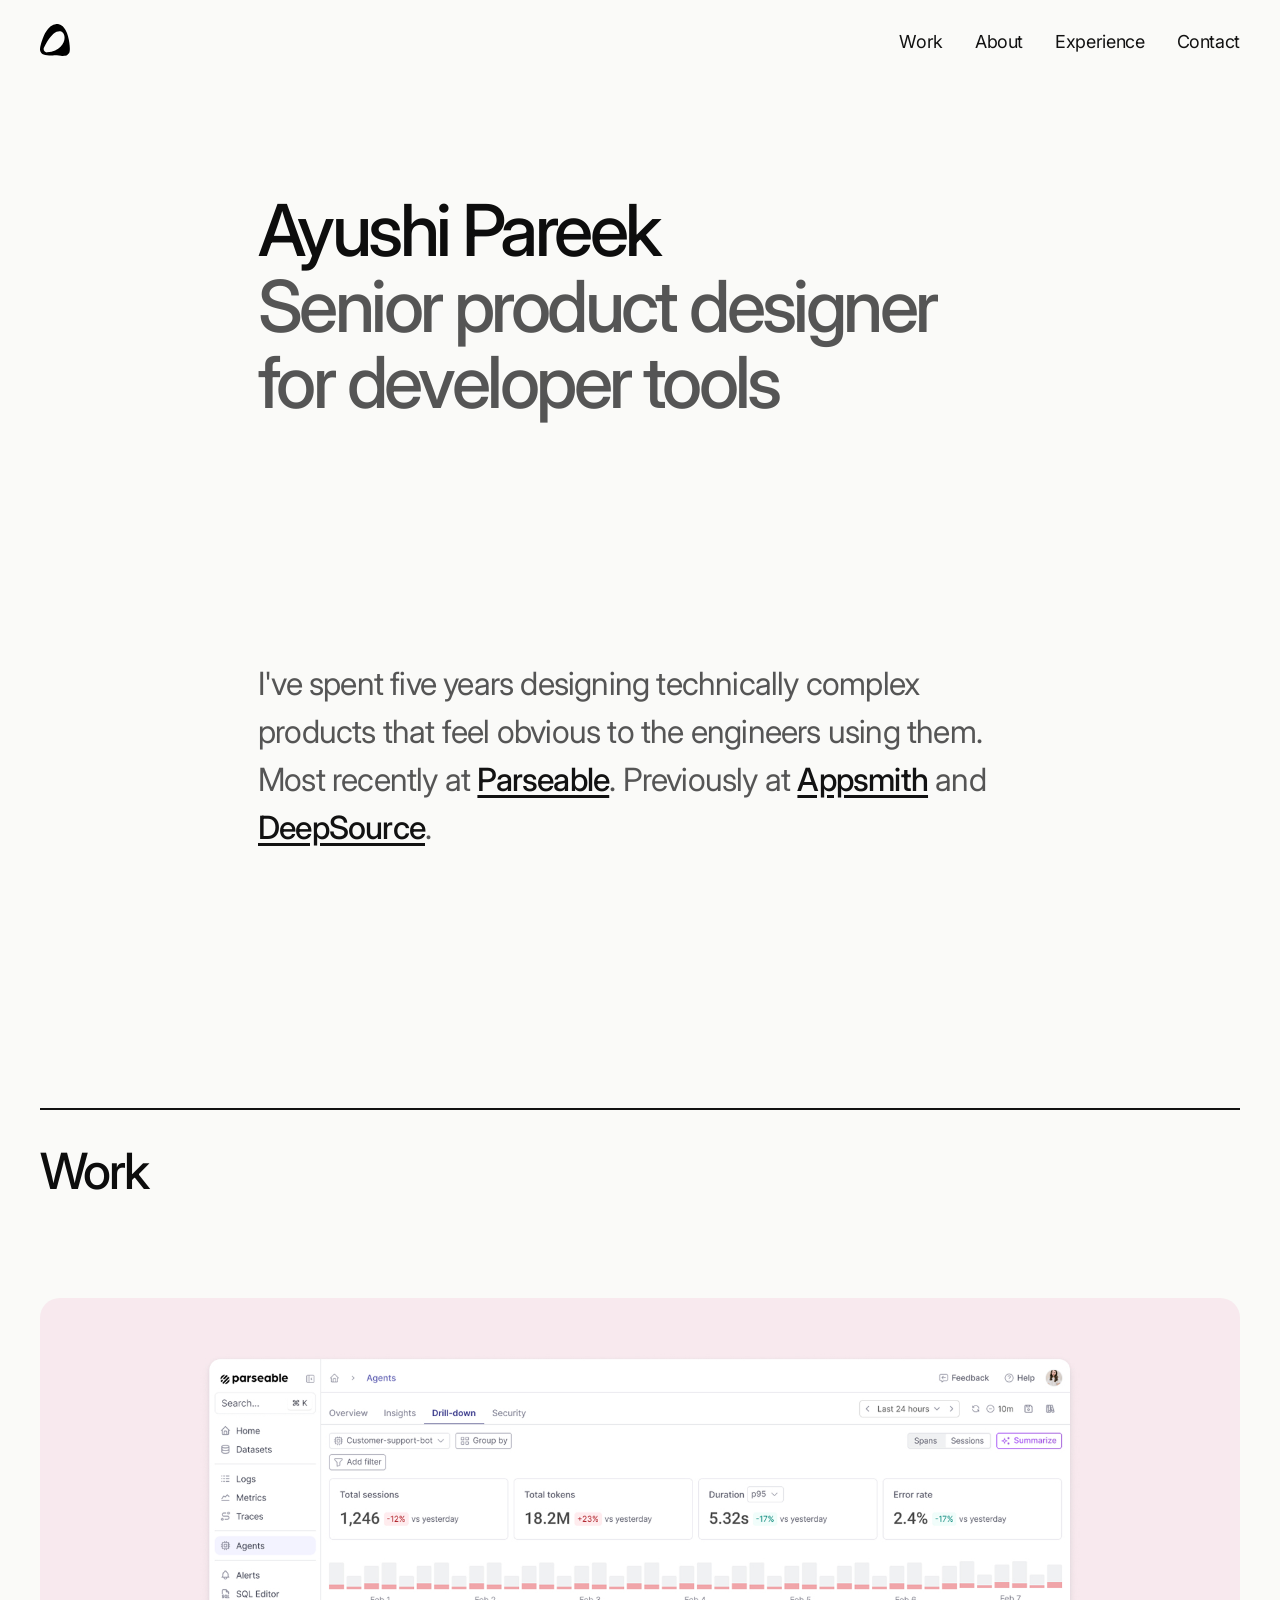
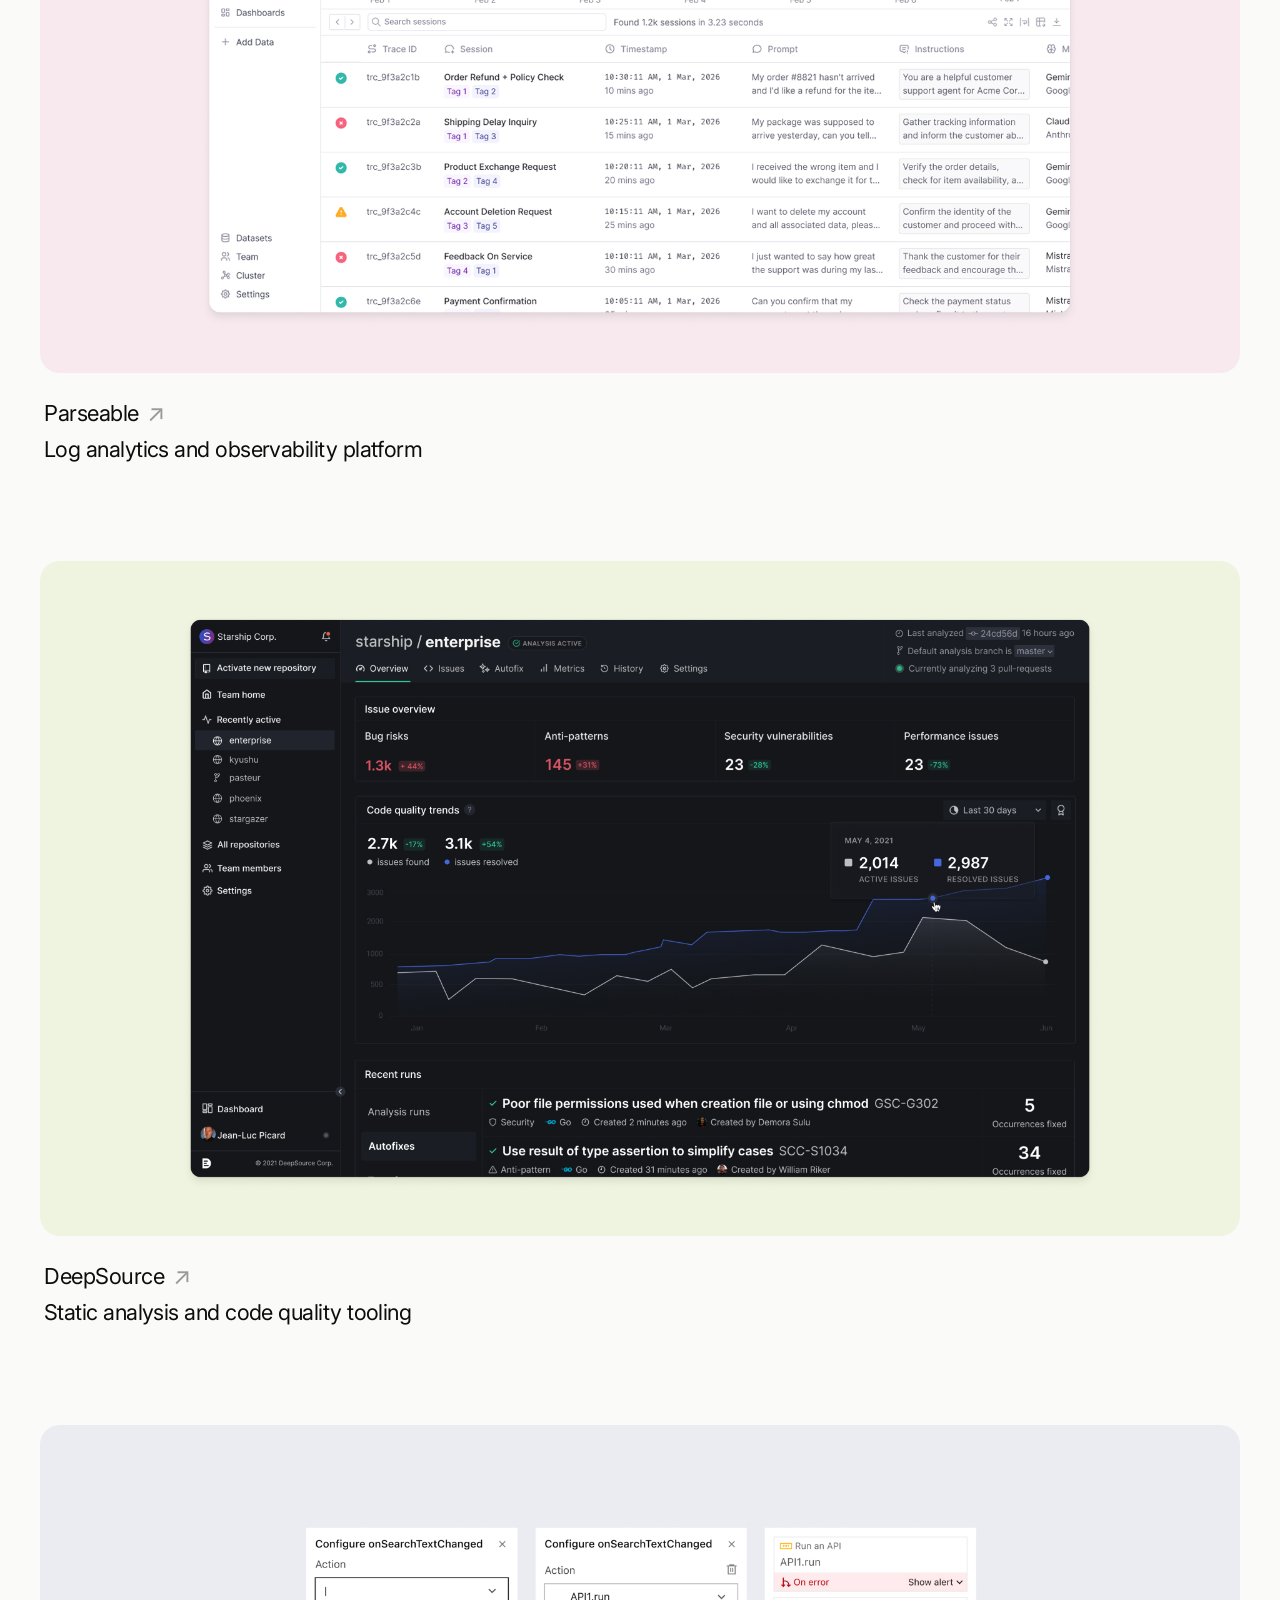
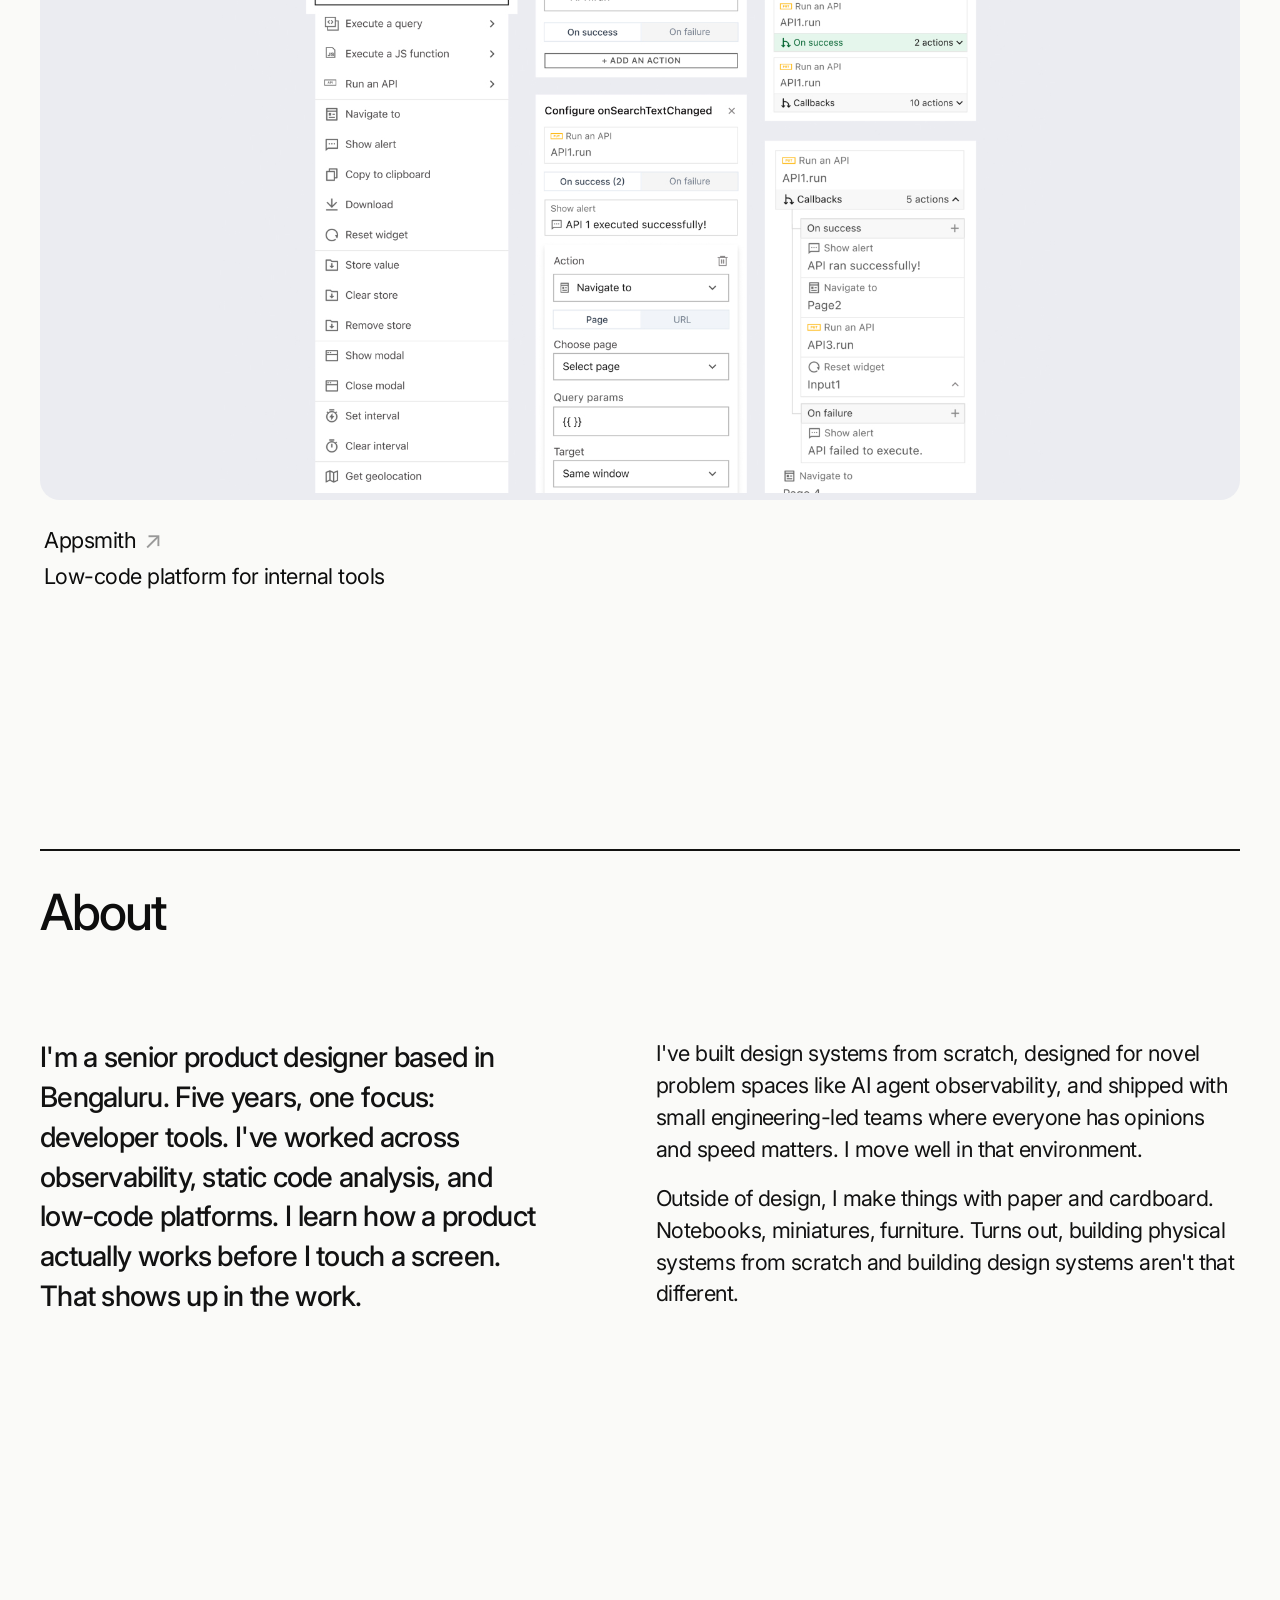
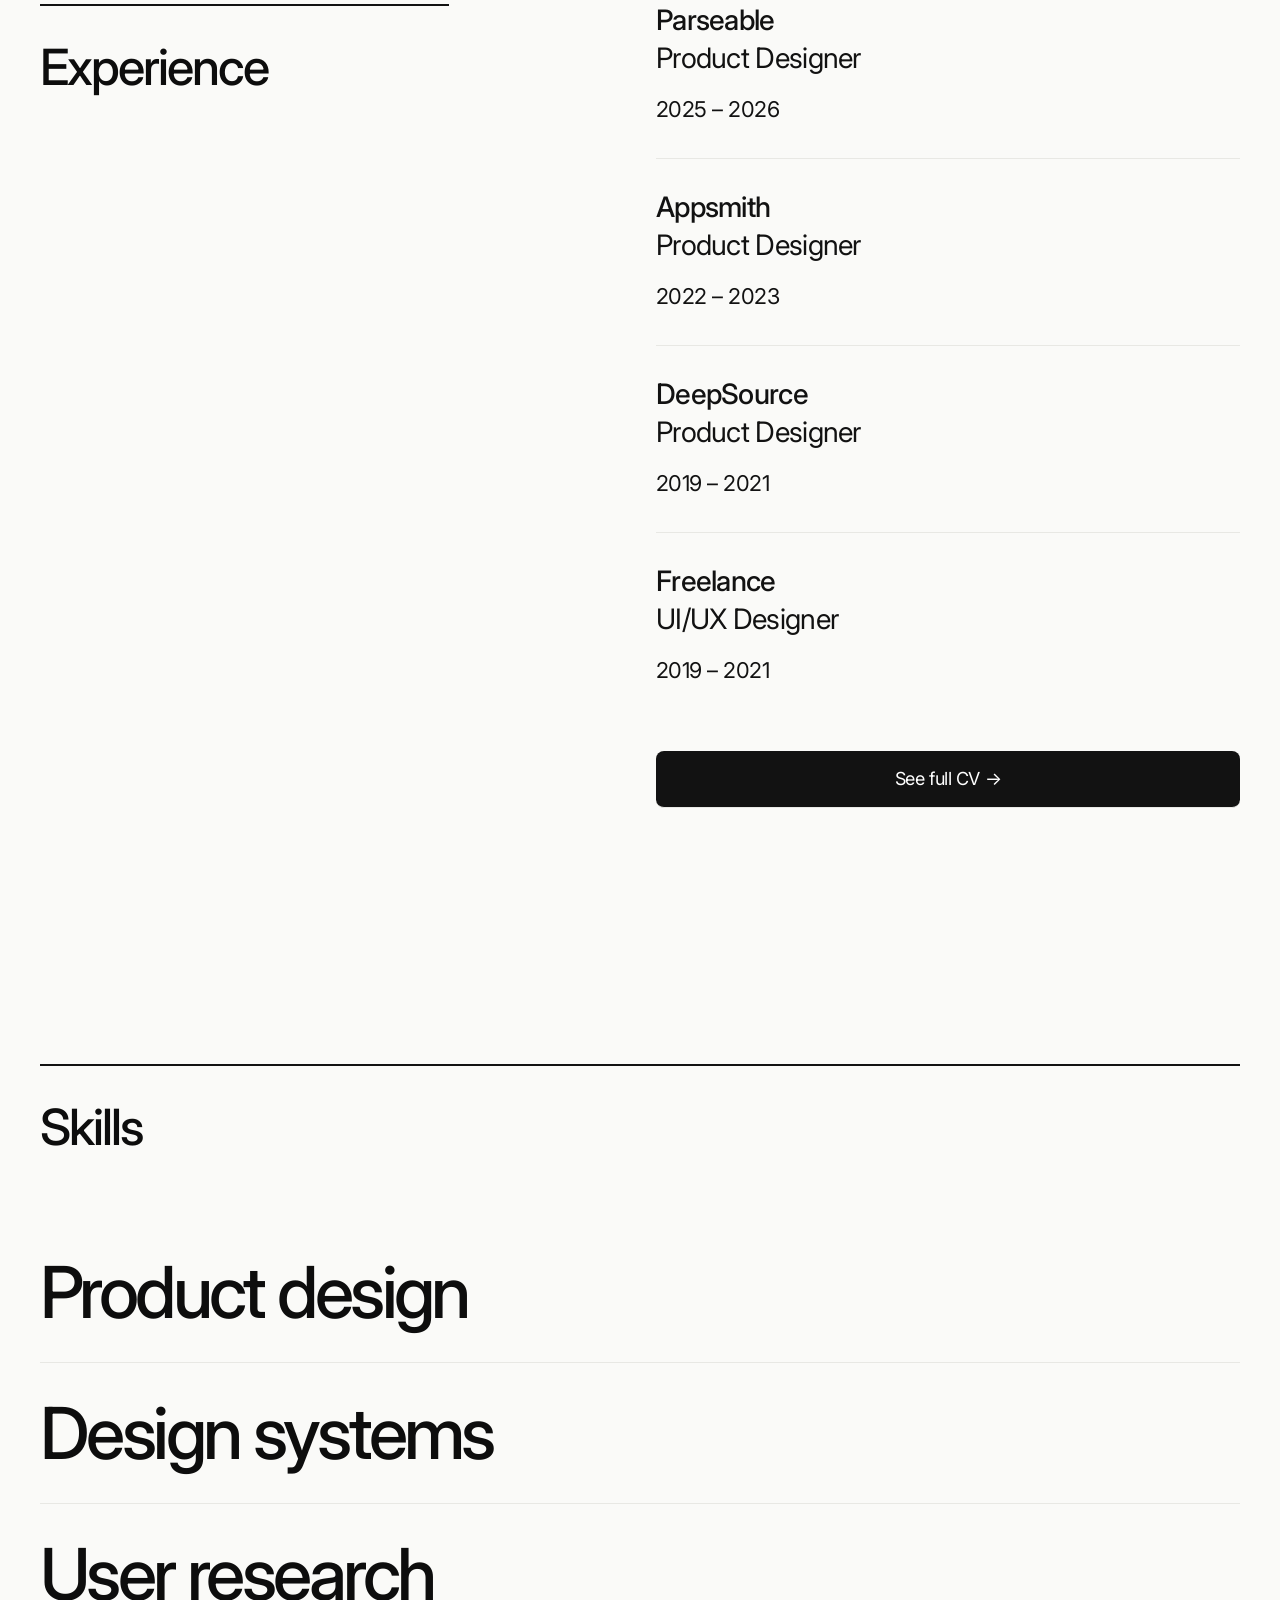
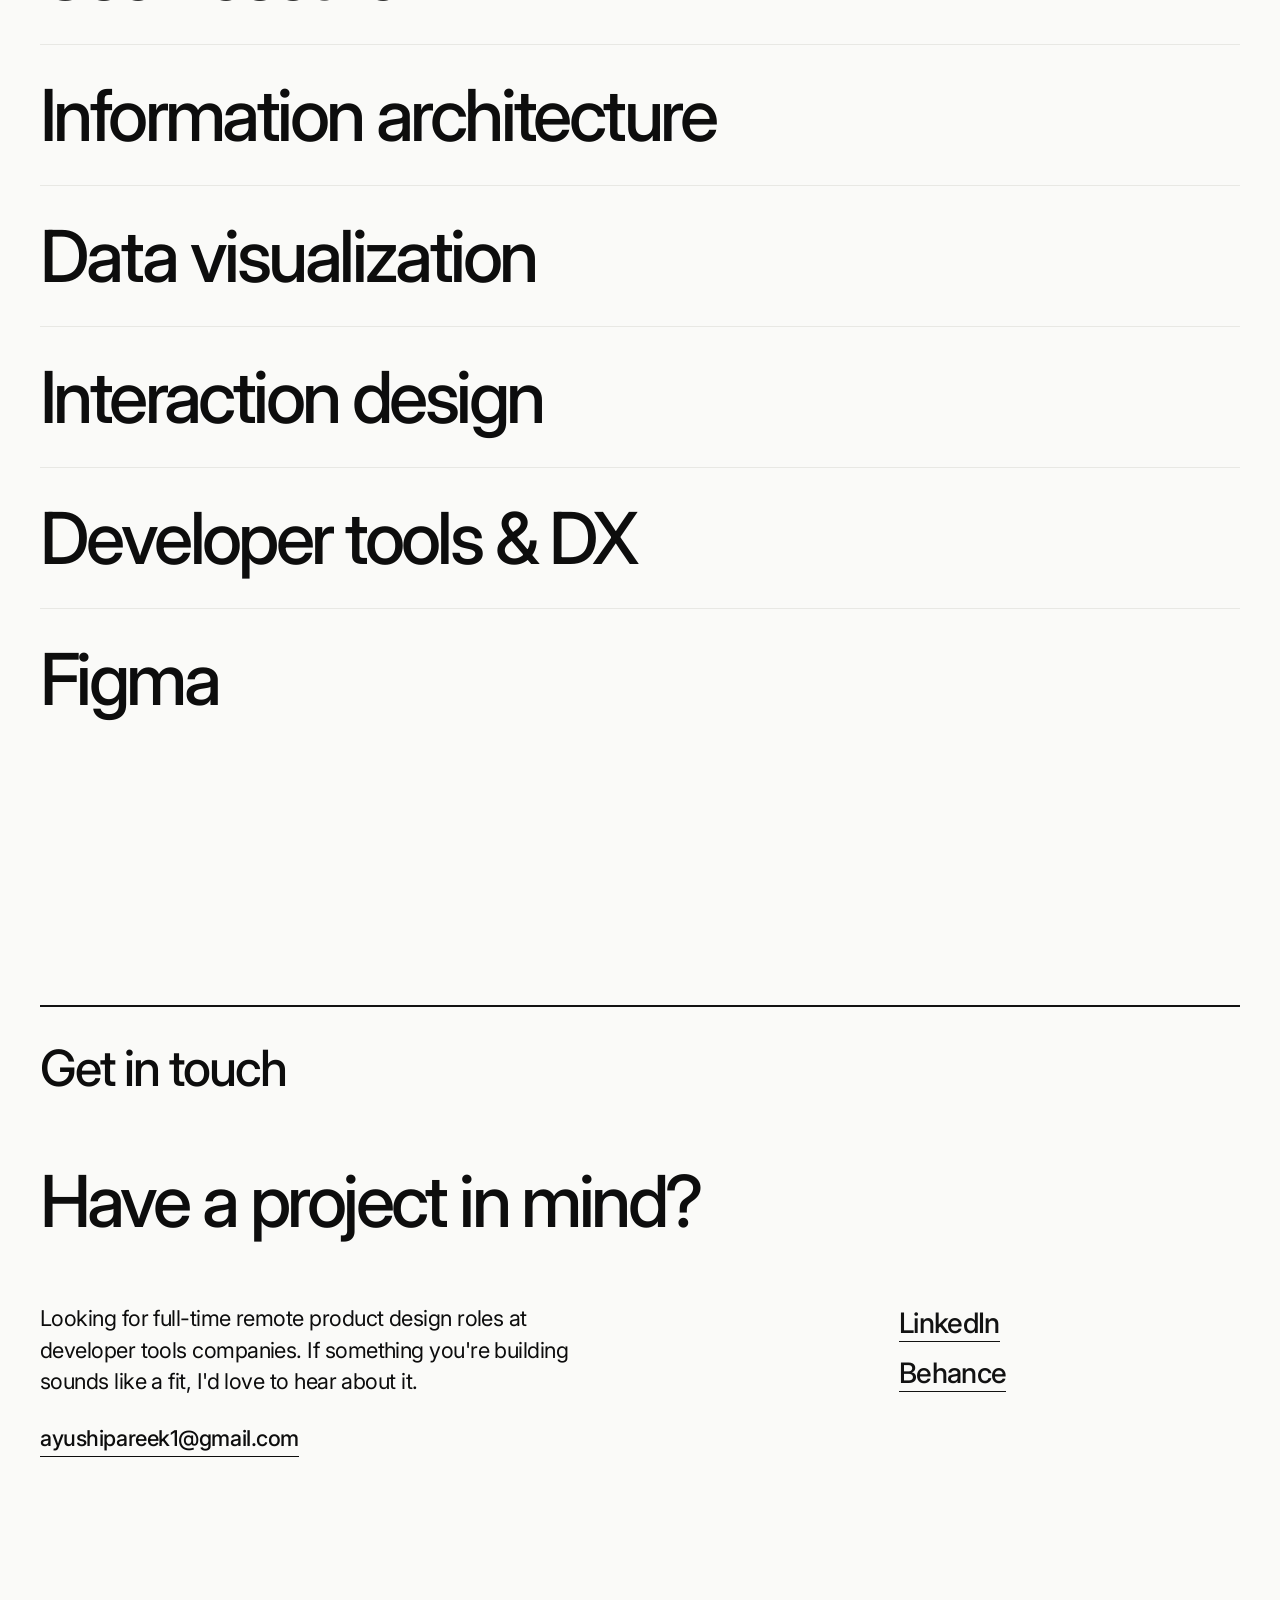
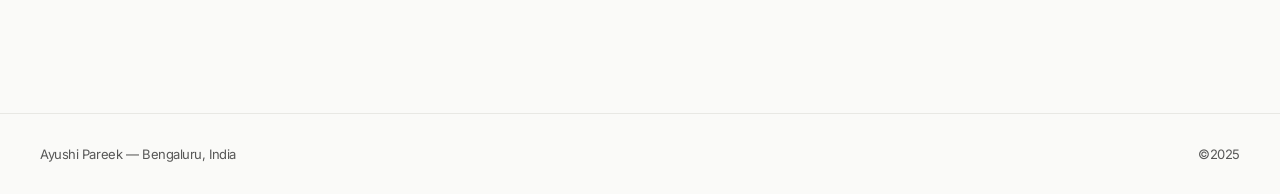
<file: index.html>
<!DOCTYPE html>
<html lang="en">
<head>
  <meta charset="UTF-8"> 
  <meta name="viewport" content="width=device-width, initial-scale=1.0">
  <title>Ayushi Pareek — Senior Product Designer</title>
  <meta name="description" content="Senior product designer for developer tools.">
  <link rel="preconnect" href="https://fonts.googleapis.com">
  <link rel="preconnect" href="https://fonts.gstatic.com" crossorigin>
  <link rel="stylesheet" href="shared.css">
  
</head>

<body>

  <!-- NAV -->
  <nav id="nav">
    <div class="container">
      <a href="index.html" class="nav-name">
        <img src="assets/logo-mark.svg" alt="Ayushi Pareek" style="height: 2rem;">
      </a>
      <div class="nav-right">
        <ul class="nav-links">
          <li><a href="#work" class="text-nav">Work</a></li>
          <li><a href="#about" class="text-nav">About</a></li>
          <li><a href="#experience" class="text-nav">Experience</a></li>
          <li><a href="#contact" class="text-nav">Contact</a></li>
        </ul>
        
      </div>
    </div>
  </nav>

  <!-- HERO -->
  <div class="hero-section">
    <div class="wrap">
      <div class="hero">
        <h1 class="fade-in text-hero">
          <span class="hero-name">Ayushi Pareek</span>
          <span class="hero-title text-hero-title">Senior product designer<br>for developer tools</span>
        </h1>
      </div>
    </div>
  </div>

  <div class="hero-bio-section">
    <div class="wrap">
      <p class="fade-in d2 text-hero-bio">
        I've spent five years designing technically complex products that feel obvious to the engineers using them. Most recently at <a href="https://www.parseable.com" target="_blank" rel="noopener">Parseable</a>. Previously at <a href="https://www.appsmith.com" target="_blank" rel="noopener">Appsmith</a> and <a href="https://deepsource.com" target="_blank" rel="noopener">DeepSource</a>.
      </p>
    </div>
  </div>

  <!-- WORK -->
  <div class="container" id="work">
    <div class="section">
      <h2 class="section-heading fade-in text-section-label">Work</h2>
      <div class="work-list">

        <a href="work/parseable.html" class="work-card fade-in d1">
          <div class="work-card-img p1">
            <img src="assets/parseable.jpg" alt="Parseable"> 
          </div>
          <div class="work-card-row">
            <span class="work-card-name text-work-card-title">Parseable</span>
            <span class="work-card-arrow text-work-arrow">↗</span>
          </div>
          <p class="work-card-desc text-work-card-desc">Log analytics and observability platform</p>
        </a>

        <a href="work/deepsource.html" class="work-card fade-in d2">
          <div class="work-card-img p2">
           <img src="assets/deepsource.jpg" alt="DeepSource"> 
          </div>
          <div class="work-card-row">
            <span class="work-card-name text-work-card-title">DeepSource</span>
            <span class="work-card-arrow text-work-arrow">↗</span>
          </div>
          <p class="work-card-desc text-work-card-desc">Static analysis and code quality tooling</p>
        </a>

        <a href="work/appsmith.html" class="work-card fade-in d3">
          <div class="work-card-img p3">
           <img src="assets/appsmith.jpg" alt="Appsmith"> 
          </div>
          <div class="work-card-row">
            <span class="work-card-name text-work-card-title">Appsmith</span>
            <span class="work-card-arrow text-work-arrow">↗</span>
          </div>
          <p class="work-card-desc text-work-card-desc">Low-code platform for internal tools</p>
        </a>

      </div>
    </div>
  </div>

  <!-- ABOUT -->
  <div class="container" id="about">
    <div class="section">
      <h2 class="section-heading fade-in text-section-label">About</h2>
      <div class="about-body fade-in d1">
        <div class="about-grid">
          <p class="text-about-primary">I'm a senior product designer based in Bengaluru. Five years, one focus: developer tools. I've worked across observability, static code analysis, and low-code platforms. I learn how a product actually works before I touch a screen. That shows up in the work.</p>
          <div class="about-col-right">
            <p class="text-about-secondary">I've built design systems from scratch, designed for novel problem spaces like AI agent observability, and shipped with small engineering-led teams where everyone has opinions and speed matters. I move well in that environment.</p>
            <p class="text-about-secondary">Outside of design, I make things with paper and cardboard. Notebooks, miniatures, furniture. Turns out, building physical systems from scratch and building design systems aren't that different.</p>
          </div>
        </div>
      </div>
    </div>
  </div>

  <!-- EXPERIENCE -->
  <div class="container" id="experience">
    <div class="section exp-section">
      <div class="exp-grid">
        <div class="exp-heading-col">
          <h2 class="section-heading fade-in text-section-label">Experience</h2>
        </div>
        <div class="exp-content-col">
          <ul class="exp-list">
            <li class="exp-item fade-in d1">
              <div class="exp-company text-experience-company">Parseable</div>
              <div class="exp-role text-experience-role">Product Designer</div>
              <div class="exp-dates text-experience-dates">2025 – 2026</div>
            </li>
            <li class="exp-item fade-in d2">
              <div class="exp-company text-experience-company">Appsmith</div>
              <div class="exp-role text-experience-role">Product Designer</div>
              <div class="exp-dates text-experience-dates">2022 – 2023</div>
            </li>
            <li class="exp-item fade-in d3">
              <div class="exp-company text-experience-company">DeepSource</div>
              <div class="exp-role text-experience-role">Product Designer</div>
              <div class="exp-dates text-experience-dates">2019 – 2021</div>
            </li>
            <li class="exp-item fade-in d4">
              <div class="exp-company text-experience-company">Freelance</div>
              <div class="exp-role text-experience-role">UI/UX Designer</div>
              <div class="exp-dates text-experience-dates">2019 – 2021</div>
            </li>
          </ul>
          <a href="assets/ayushi_pareek_product_design_resume_2026.pdf" class="cv-link fade-in text-cv-link">See full CV →</a>
        </div>
      </div>
    </div>
  </div>

  <!-- SKILLS -->
  <div class="container" id="skills">
    <div class="section">
      <h2 class="section-heading fade-in text-section-label">Skills</h2>
      <ul class="skills-list">
        <li class="skill-item text-skills">Product design</li>
        <li class="skill-item text-skills">Design systems</li>
        <li class="skill-item text-skills">User research</li>
        <li class="skill-item text-skills">Information architecture</li>
        <li class="skill-item text-skills">Data visualization</li>
        <li class="skill-item text-skills">Interaction design</li>
        <li class="skill-item text-skills">Developer tools & DX</li>
        <li class="skill-item text-skills">Figma</li>
      </ul>
    </div>
  </div>

  <!-- INTERESTS -->
<!--
  <div class="container" id="interests">
    <div class="section">
      <h2 class="section-heading fade-in text-section-label">Interests</h2>
      <div class="marquee-section fade-in">
        <div class="marquee-track" id="marquee">
          <div class="marquee-img" style="background:#1e1e1e;"></div>
          <div class="marquee-img" style="background:#222;"></div>
          <div class="marquee-img" style="background:#1a1a1a;"></div>
          <div class="marquee-img" style="background:#202020;"></div>
          <div class="marquee-img" style="background:#1c1c1c;"></div>
          <div class="marquee-img" style="background:#242424;"></div>
          <div class="marquee-img" style="background:#1e1e1e;"></div>
          <div class="marquee-img" style="background:#222;"></div>
          <div class="marquee-img" style="background:#1a1a1a;"></div>
          <div class="marquee-img" style="background:#202020;"></div>
          <div class="marquee-img" style="background:#1c1c1c;"></div>
          <div class="marquee-img" style="background:#242424;"></div>
        </div>
      </div>
    </div>
  </div>
-->

  <!-- CONTACT -->
  <div class="container" id="contact">
    <div class="section">
<h2 class="contact-heading fade-in text-contact-heading">Get in touch</h2>
      <h3 class="contact-subheading fade-in text-hero">Have a project in mind?</h3>
      <div class="contact-grid">
        <div class="contact-left">
            <p class="contact-body fade-in d1 text-body">Looking for full-time remote product design roles at developer tools companies. If something you're building sounds like a fit, I'd love to hear about it.</p>
          <a href="mailto:ayushipareek1@gmail.com" class="contact-email fade-in d2 text-contact-email">ayushipareek1@gmail.com</a>
        </div>
        <ul class="social-row fade-in d3">
          <li><a href="https://www.linkedin.com/in/ayushipareek/" target="_blank" rel="noopener" class="text-link">LinkedIn</a></li>
          <li><a href="https://www.behance.net/ayushipareek" target="_blank" rel="noopener" class="text-link">Behance</a></li>
        </ul>
      </div>
    </div>
  </div>

  <!-- EMAIL STRIP -->
<!--
  <div class="email-strip fade-in">
    <div class="container">
      <div class="email-strip-text">
        <h3 class="text-email-heading">Stay in the loop</h3>
        <p class="text-email-helper-strip">Design thoughts and process notes. No spam.</p>
      </div>
      <div class="email-form">
        <input class="email-input text-email-input" type="email" placeholder="your@email.com">
        <button class="email-btn text-email-btn">Subscribe</button>
      </div>
    </div>
  </div>
-->

  <!-- FOOTER -->
  <footer>
    <div class="container">
      <span class="text-footer">Ayushi Pareek — Bengaluru, India</span>
      <span class="text-footer">©2025</span>
    </div>
  </footer>

  <script>
    // Scrolled nav
    const nav = document.getElementById('nav');
    const heroSection = document.querySelector('.hero-section');
    let ambientStartTime = Date.now();
    const ambientDuration = 24000;

    const lightGradient = [
      { time: 0, color: '#e9f6f1' },
      { time: 0.16, color: '#eef4df' },
      { time: 0.33, color: '#eff6ed' },
      { time: 0.5, color: '#eaf4ff' },
      { time: 0.66, color: '#f7e9ee' },
      { time: 0.83, color: '#f9e6eb' },
      { time: 1, color: '#e9f6f1' }
    ];

    function getGradientColor(progress) {
      const colors = lightGradient;
      for (let i = 0; i < colors.length - 1; i++) {
        if (progress >= colors[i].time && progress <= colors[i + 1].time) {
          const segmentProgress = (progress - colors[i].time) / (colors[i + 1].time - colors[i].time);
          const c1 = colors[i].color;
          const c2 = colors[i + 1].color;
          const r1 = parseInt(c1.slice(1,3), 16), g1 = parseInt(c1.slice(3,5), 16), b1 = parseInt(c1.slice(5,7), 16);
          const r2 = parseInt(c2.slice(1,3), 16), g2 = parseInt(c2.slice(3,5), 16), b2 = parseInt(c2.slice(5,7), 16);
          const r = Math.round(r1 + (r2 - r1) * segmentProgress);
          const g = Math.round(g1 + (g2 - g1) * segmentProgress);
          const b = Math.round(b1 + (b2 - b1) * segmentProgress);
          return `#${r.toString(16).padStart(2,'0')}${g.toString(16).padStart(2,'0')}${b.toString(16).padStart(2,'0')}`;
        }
      }
      return colors[0].color;
    }

    function updateNavBackground() {
      const scrollY = window.scrollY;
      const heroHeight = heroSection ? heroSection.offsetHeight : 600;
      
      if (scrollY > 40) {
        const scrollProgress = Math.min(scrollY / heroHeight, 1);
        const ambientProgress = ((Date.now() - ambientStartTime) % ambientDuration) / ambientDuration;
        const combinedProgress = Math.min(scrollProgress + ambientProgress * 0.3, 1);
        const bgColor = getGradientColor(combinedProgress);
        nav.style.backgroundColor = bgColor;
        nav.classList.add('scrolled');
      } else {
        nav.style.backgroundColor = 'transparent';
        nav.classList.remove('scrolled');
      }
    }

    window.addEventListener('scroll', updateNavBackground, { passive: true });
    setInterval(updateNavBackground, 100);

    // Fade-in on scroll
    const observer = new IntersectionObserver((entries) => {
      entries.forEach(e => {
        if (e.isIntersecting) { e.target.classList.add('visible'); observer.unobserve(e.target); }
      });
    }, { threshold: 0.1, rootMargin: '0px 0px -40px 0px' });

    document.querySelectorAll('.fade-in').forEach(el => {
      if (el.getBoundingClientRect().top < window.innerHeight) { el.classList.add('visible'); }
      else { observer.observe(el); }
    });
  </script>

</body>
</html>
</file>
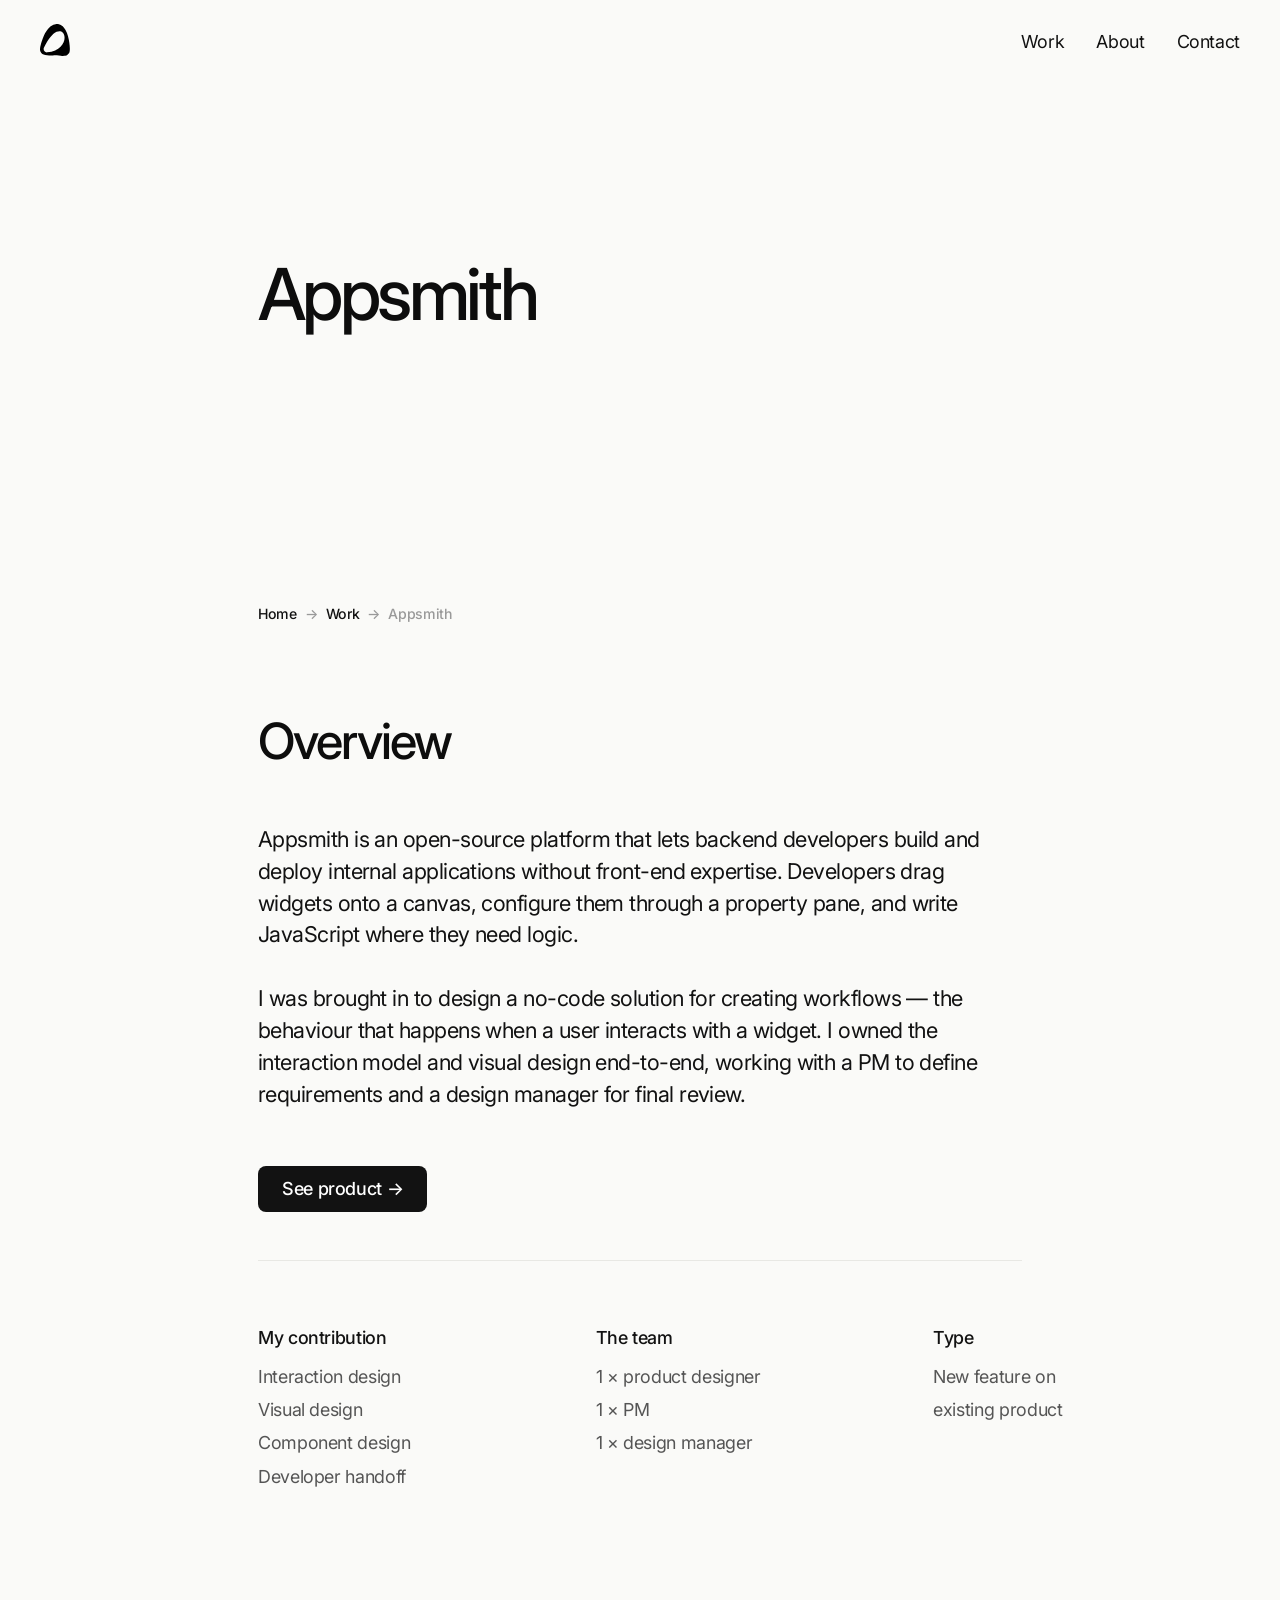
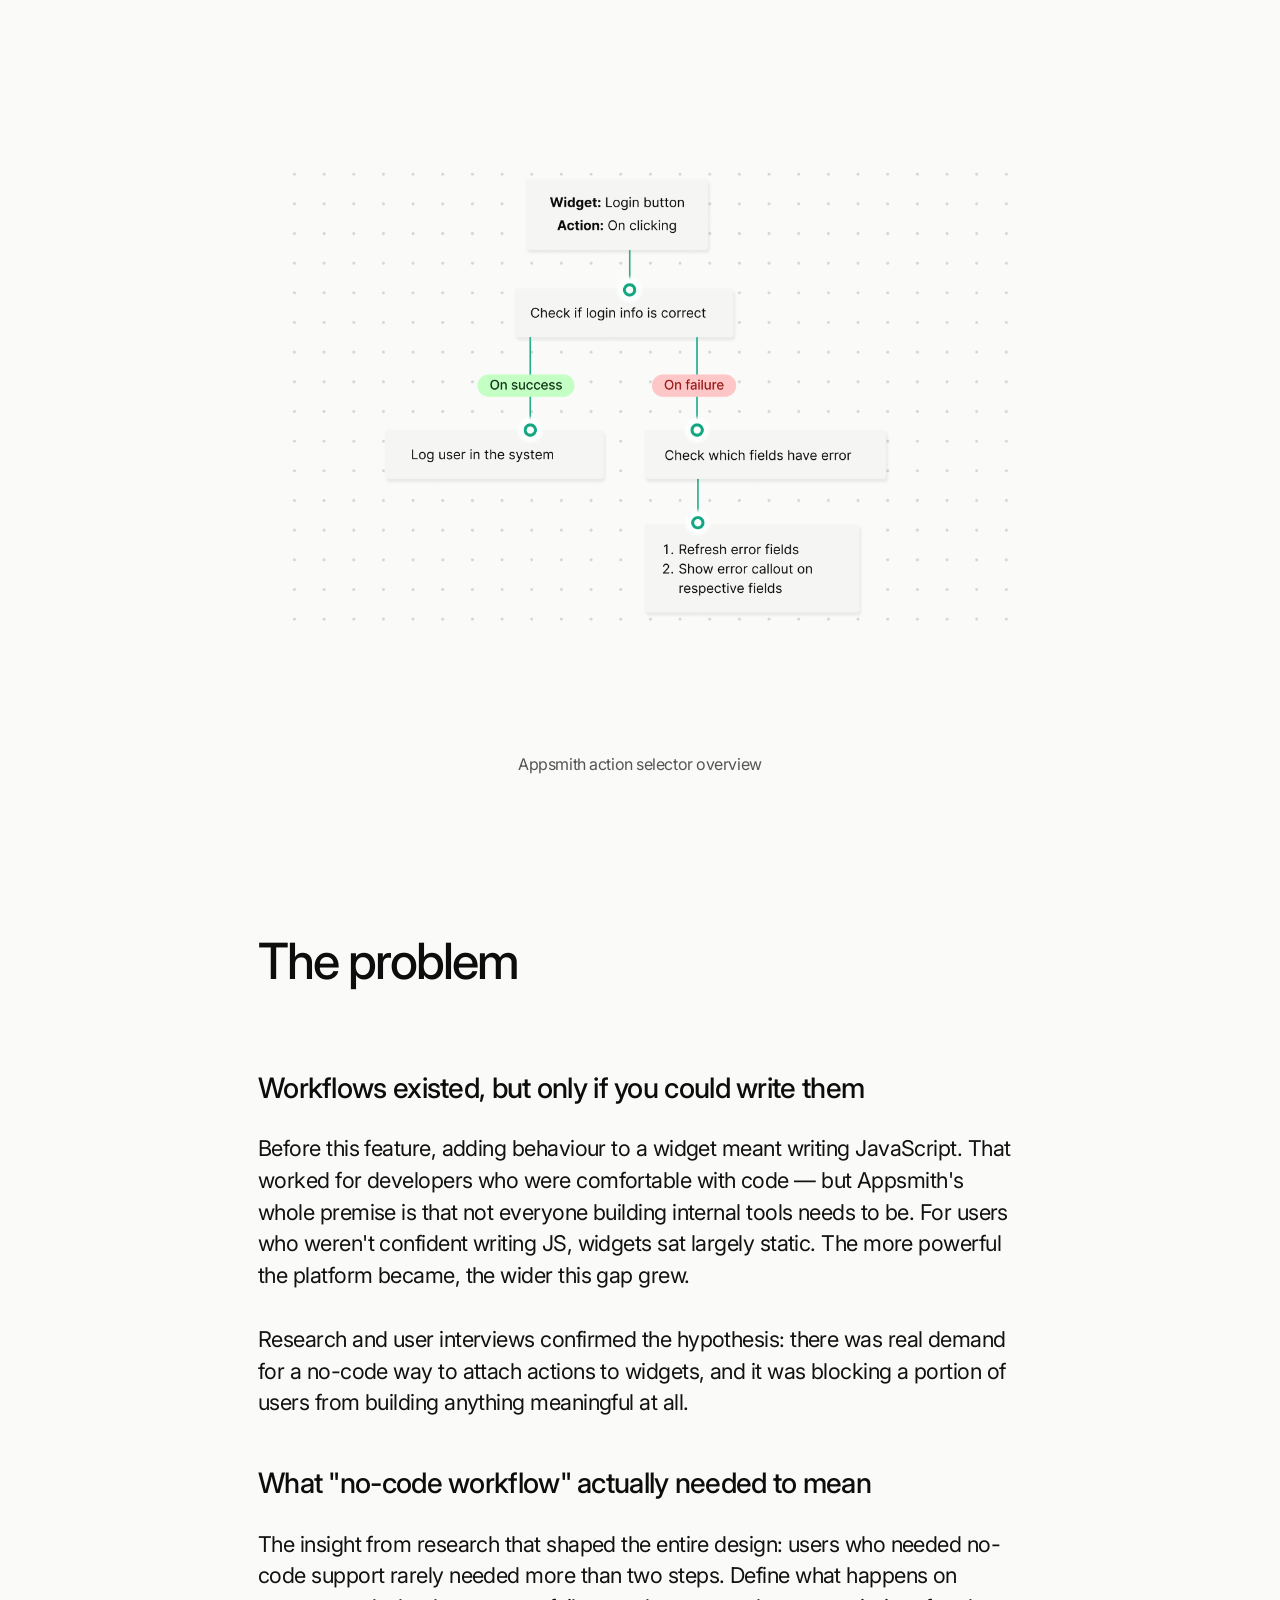
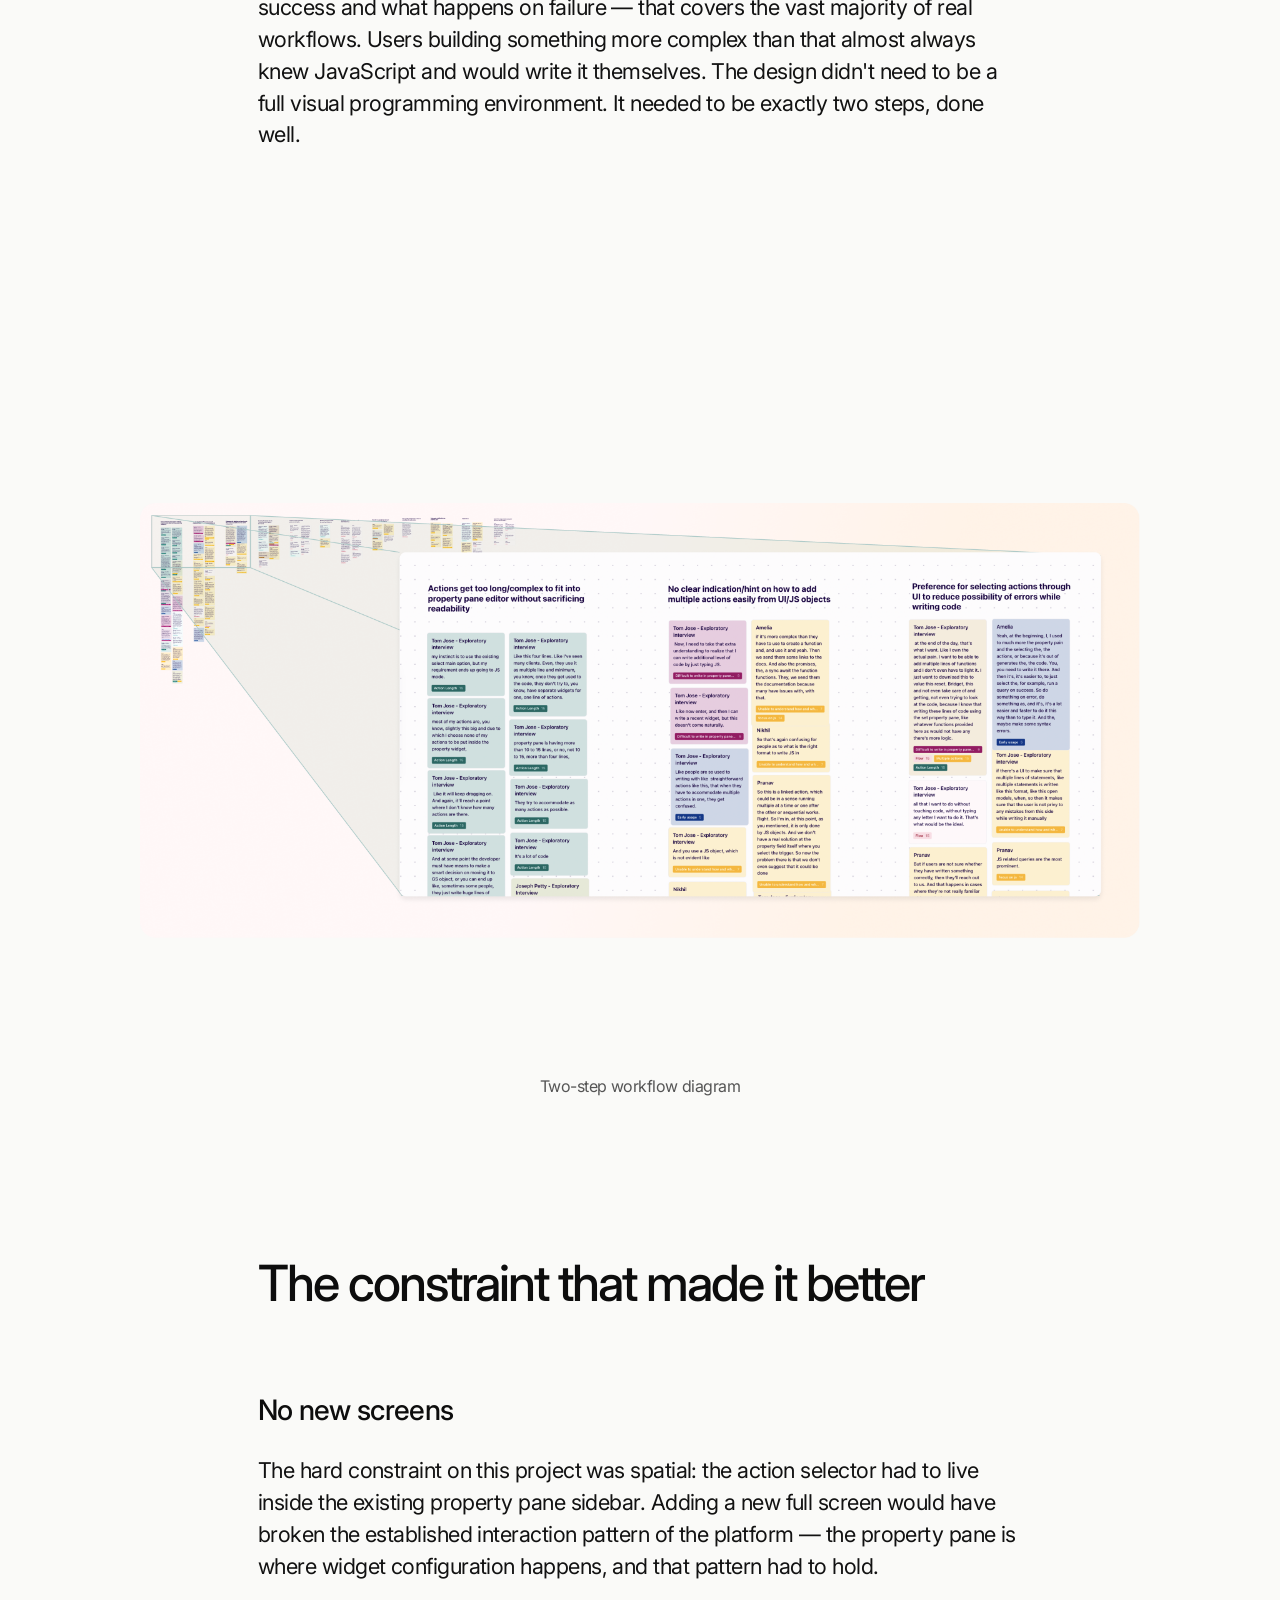
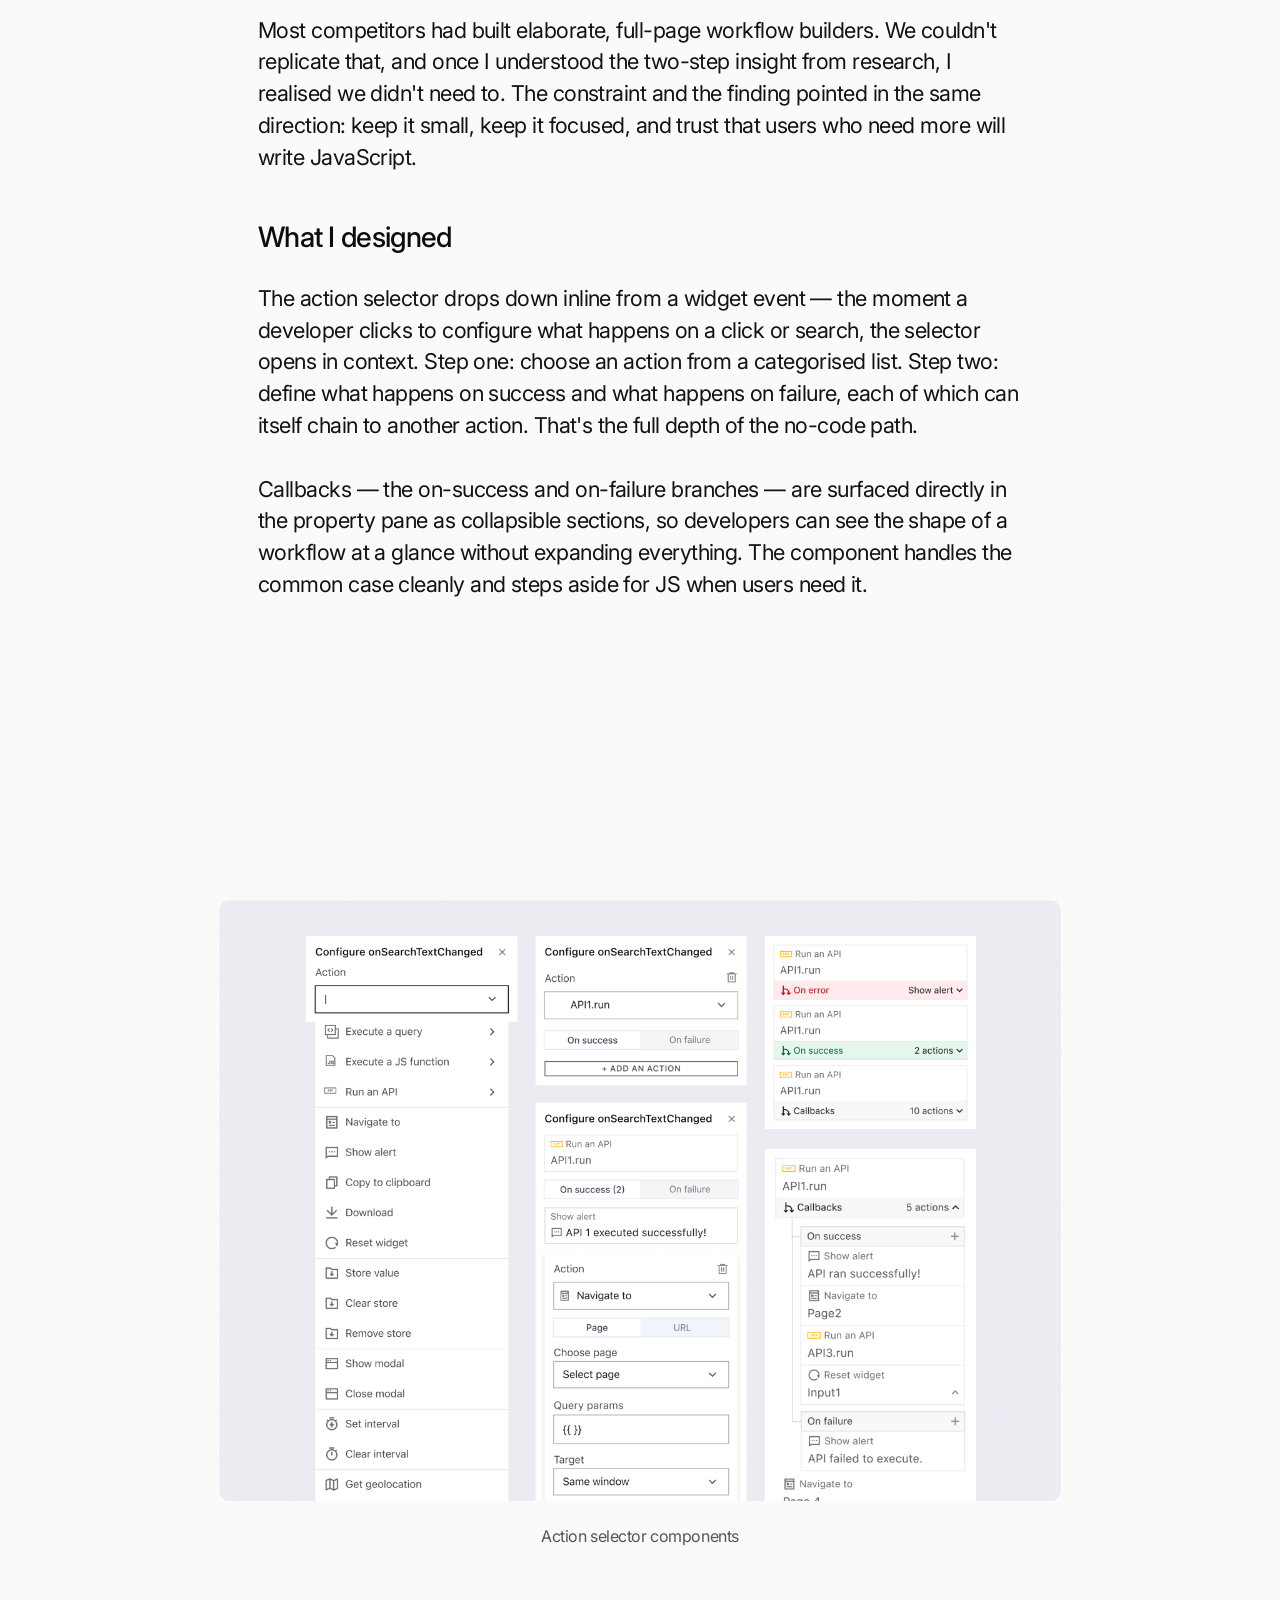
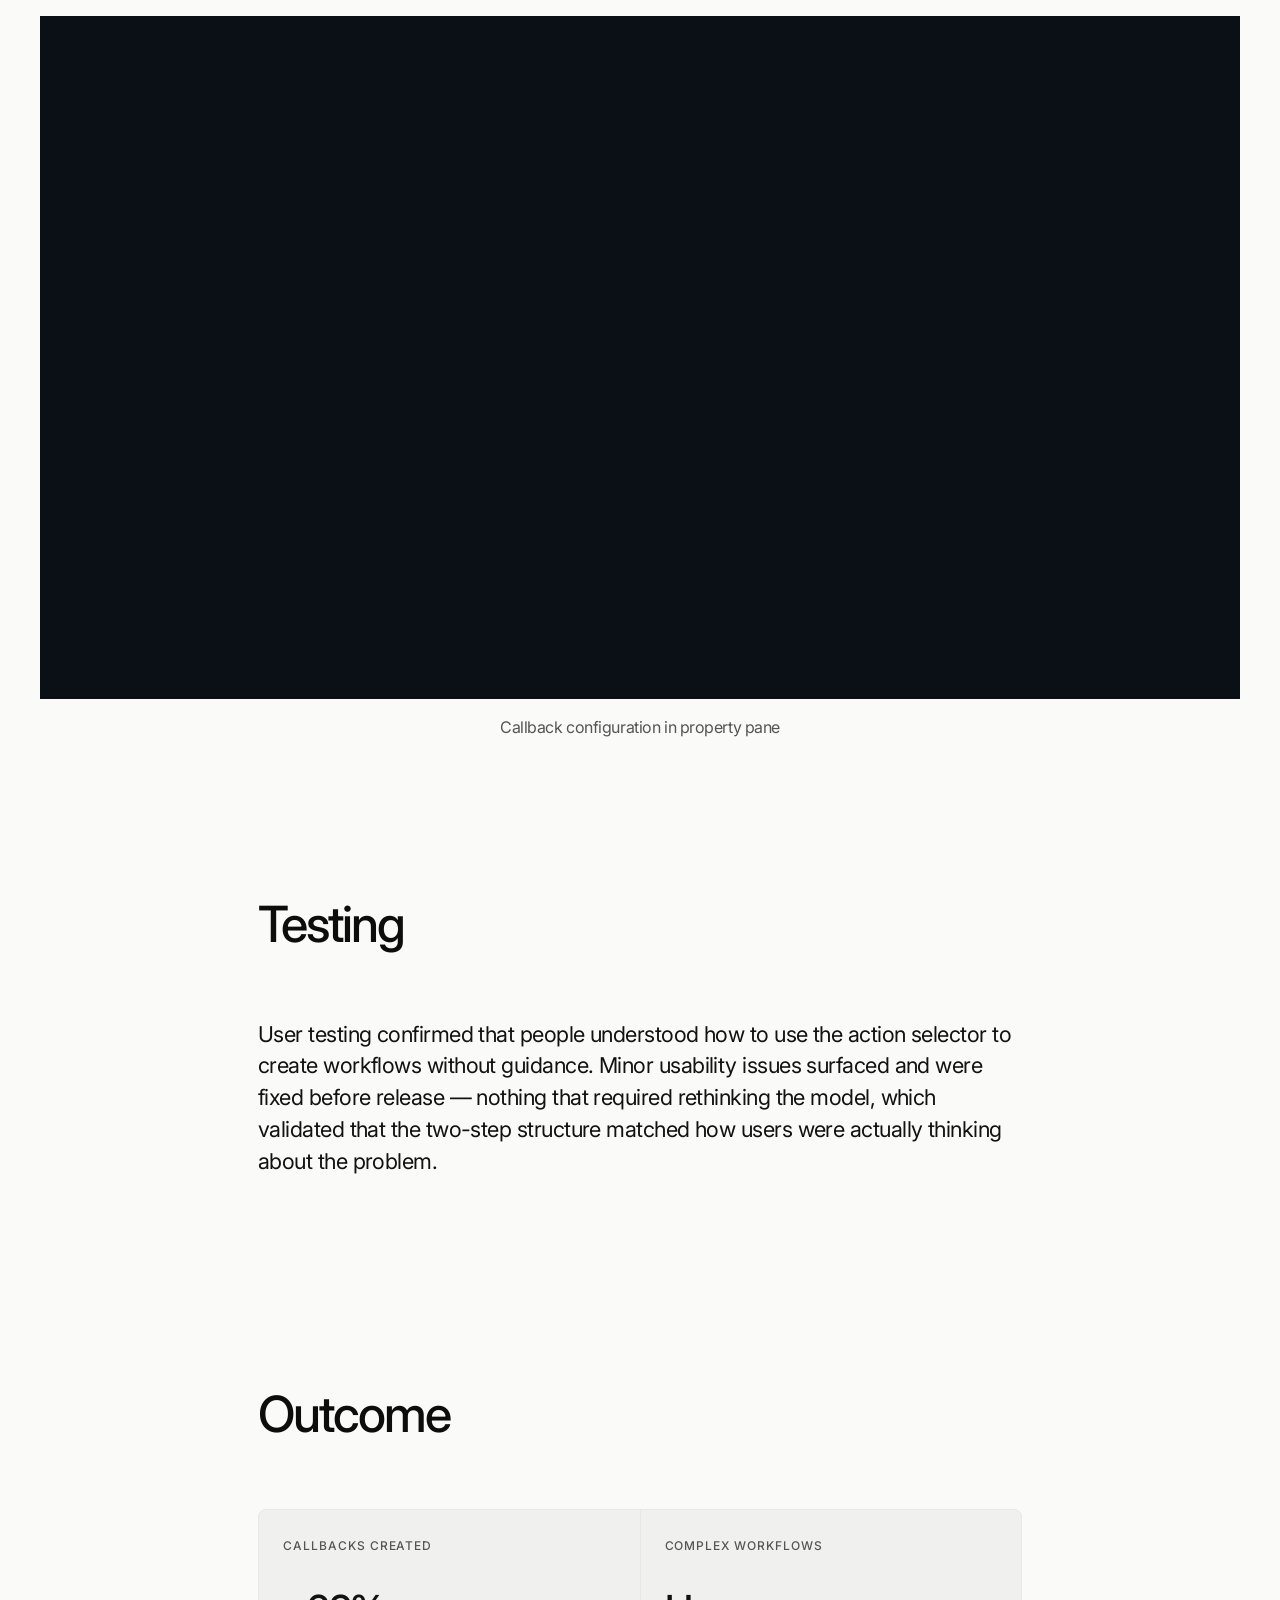
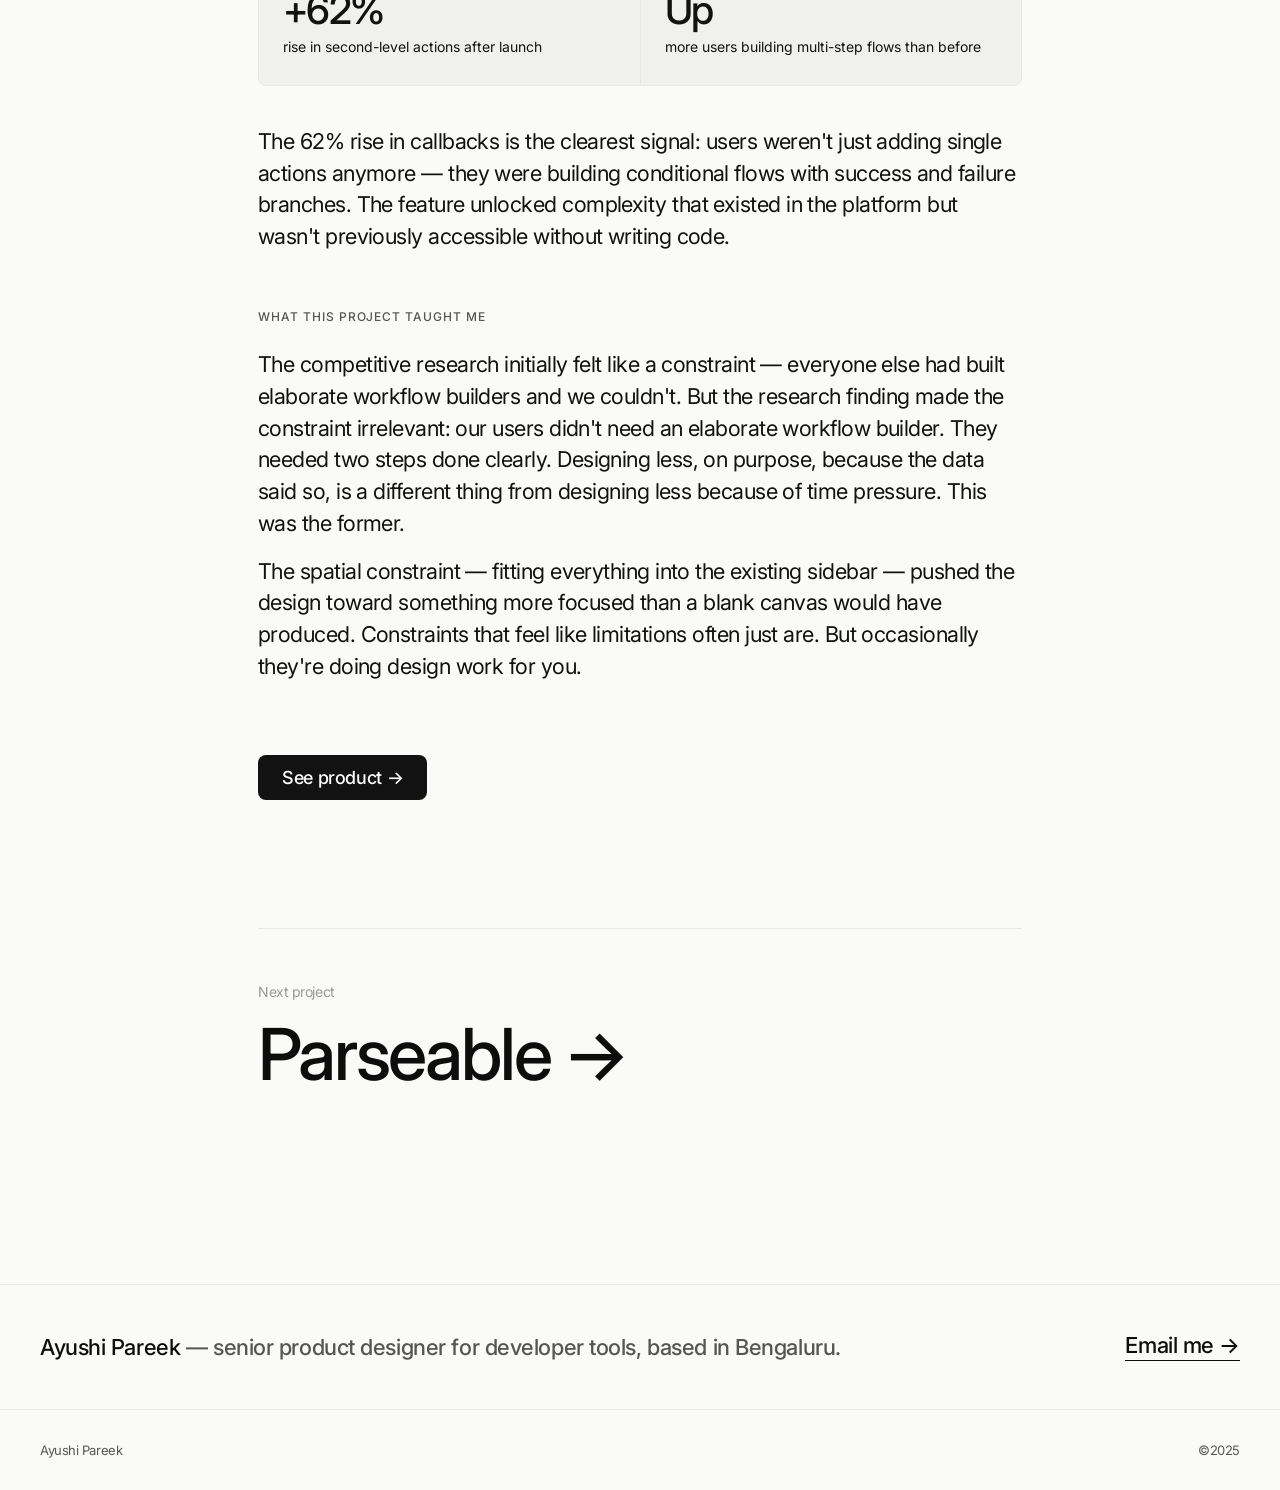
<file: work/appsmith.html>
<!DOCTYPE html>
<html lang="en">
<head>
  <meta charset="UTF-8">
  <meta name="viewport" content="width=device-width, initial-scale=1.0">
  <title>Appsmith · Ayushi Pareek</title>
  <link rel="preconnect" href="https://fonts.googleapis.com">
  <link rel="preconnect" href="https://fonts.gstatic.com" crossorigin>
  <link rel="stylesheet" href="../shared.css">
  
</head>

<body class="work-page">

  <nav id="nav">
    <div class="container">
      <a href="../index.html" class="nav-name">
        <img src="../assets/logo-mark.svg" alt="Ayushi Pareek" style="height: 2rem;">
      </a>
      <div class="nav-right">
        <ul class="nav-links">
          <li><a href="../index.html#work" class="text-nav">Work</a></li>
          <li><a href="../index.html#about" class="text-nav">About</a></li>
          <li><a href="../index.html#contact" class="text-nav">Contact</a></li>
        </ul>
        
      </div>
    </div>
  </nav>

  <div class="hero-section">
    <div class="wrap">
      <h1 class="page-title fade-in d1 text-hero">Appsmith</h1>
    </div>
  </div>

  <div class="wrap">
    <div class="breadcrumb fade-in d2 text-breadcrumb">
      <a href="../index.html">Home</a>
      <span>→</span>
      <a href="../index.html#work">Work</a>
      <span>→</span>
      <span>Appsmith</span>
    </div>

    <div class="overview-grid fade-in d2">
      <div class="overview-body">
        <h2 class="text-h2">Overview</h2>
        <p class="text-body">Appsmith is an open-source platform that lets backend developers build and deploy internal applications without front-end expertise. Developers drag widgets onto a canvas, configure them through a property pane, and write JavaScript where they need logic.</p>
        <p class="text-body">I was brought in to design a no-code solution for creating workflows — the behaviour that happens when a user interacts with a widget. I owned the interaction model and visual design end-to-end, working with a PM to define requirements and a design manager for final review.</p>
<a href="https://www.appsmith.com" class="btn-primary text-button" target="_blank" rel="noopener">See product →</a>
      </div>
      <div>
        <div class="sidebar-grid">
          <div class="sidebar-block">
            <p class="sidebar-label text-sidebar-label">My contribution</p>
            <div class="sidebar-items text-sidebar-value">
              Interaction design<br>
              Visual design<br>
              Component design<br>
              Developer handoff
            </div>
          </div>
          <div class="sidebar-block">
            <p class="sidebar-label text-sidebar-label">The team</p>
            <div class="sidebar-items text-sidebar-value">
              1 × product designer<br>
              1 × PM<br>
              1 × design manager
            </div>
          </div>
          <div class="sidebar-block">
            <p class="sidebar-label text-sidebar-label">Type</p>
            <div class="sidebar-items text-sidebar-value">New feature on existing product</div>
          </div>
        </div>
      </div>
    </div>
  </div>

  <div class="full-img r169 fade-in" style="background: linear-gradient(135deg,#0d1520,#101a2a);">
    <img src="../assets/as1.png" alt="Appsmith action selector overview">
  </div>
  <p class="img-caption">Appsmith action selector overview</p>

  <div class="spacer"></div>

  <div class="wrap">
    <div class="case-section fade-in">
      <h2 class="text-h2">The problem</h2>
      <h3 class="text-h3">Workflows existed, but only if you could write them</h3>
      <p class="text-body">Before this feature, adding behaviour to a widget meant writing JavaScript. That worked for developers who were comfortable with code — but Appsmith's whole premise is that not everyone building internal tools needs to be. For users who weren't confident writing JS, widgets sat largely static. The more powerful the platform became, the wider this gap grew.</p>
      <p class="text-body">Research and user interviews confirmed the hypothesis: there was real demand for a no-code way to attach actions to widgets, and it was blocking a portion of users from building anything meaningful at all.</p>

      <h3 class="text-h3">What "no-code workflow" actually needed to mean</h3>
      <p class="text-body">The insight from research that shaped the entire design: users who needed no-code support rarely needed more than two steps. Define what happens on success and what happens on failure — that covers the vast majority of real workflows. Users building something more complex than that almost always knew JavaScript and would write it themselves. The design didn't need to be a full visual programming environment. It needed to be exactly two steps, done well.</p>
    </div>
  </div>

  <div class="spacer"></div>
  <div class="spacer"></div>

  <div class="full-img r169 fade-in" style="background:#0d1520;">
    <img src="../assets/as2.png" alt="Two-step workflow diagram">
  </div>
  <p class="img-caption">Two-step workflow diagram</p>

  <div class="spacer"></div>

  <div class="wrap">
    <div class="case-section fade-in">
      <h2 class="text-h2">The constraint that made it better</h2>
      <h3 class="text-h3">No new screens</h3>
      <p class="text-body">The hard constraint on this project was spatial: the action selector had to live inside the existing property pane sidebar. Adding a new full screen would have broken the established interaction pattern of the platform — the property pane is where widget configuration happens, and that pattern had to hold.</p>
      <p class="text-body">Most competitors had built elaborate, full-page workflow builders. We couldn't replicate that, and once I understood the two-step insight from research, I realised we didn't need to. The constraint and the finding pointed in the same direction: keep it small, keep it focused, and trust that users who need more will write JavaScript.</p>

      <h3 class="text-h3">What I designed</h3>
      <p class="text-body">The action selector drops down inline from a widget event — the moment a developer clicks to configure what happens on a click or search, the selector opens in context. Step one: choose an action from a categorised list. Step two: define what happens on success and what happens on failure, each of which can itself chain to another action. That's the full depth of the no-code path.</p>
      <p class="text-body">Callbacks — the on-success and on-failure branches — are surfaced directly in the property pane as collapsible sections, so developers can see the shape of a workflow at a glance without expanding everything. The component handles the common case cleanly and steps aside for JS when users need it.</p>
    </div>
  </div>

  <div class="spacer"></div>
  <div class="spacer"></div>

  <div class="full-img r169 fade-in" style="background:#0d1218;">
    <img src="../assets/as3.png" alt="Action selector components">
  </div>
  <p class="img-caption">Action selector components</p>
  <div class="full-img r169 fade-in" style="background:#0a1015;">
    <iframe src="https://player.vimeo.com/video/912207455" width="100%" height="100%" frameborder="0" allow="autoplay; fullscreen; picture-in-picture" allowfullscreen></iframe>
  </div>
  <p class="img-caption">Callback configuration in property pane</p>

  <div class="spacer"></div>

  <div class="wrap">
    <div class="case-section fade-in">
      <h2 class="text-h2">Testing</h2>
      <p class="text-body">User testing confirmed that people understood how to use the action selector to create workflows without guidance. Minor usability issues surfaced and were fixed before release — nothing that required rethinking the model, which validated that the two-step structure matched how users were actually thinking about the problem.</p>
    </div>
  </div>

  <div class="spacer"></div>

  <div class="wrap">
    <div class="case-section fade-in">
      <h2 class="text-h2">Outcome</h2>

      <div class="outcome-grid cols-2">
        <div class="outcome-card">
          <p class="outcome-label text-outcome-label">Callbacks created</p>
          <div class="outcome-stat-block">
            <p class="outcome-stat text-outcome-stat">+62%</p>
            <p class="outcome-desc text-outcome-desc">rise in second-level actions after launch</p>
          </div>
        </div>
        <div class="outcome-card">
          <p class="outcome-label text-outcome-label">Complex workflows</p>
          <div class="outcome-stat-block">
            <p class="outcome-stat text-outcome-stat">Up</p>
            <p class="outcome-desc text-outcome-desc">more users building multi-step flows than before</p>
          </div>
        </div>
      </div>

      <p class="outcome-summary text-body">The 62% rise in callbacks is the clearest signal: users weren't just adding single actions anymore — they were building conditional flows with success and failure branches. The feature unlocked complexity that existed in the platform but wasn't previously accessible without writing code.</p>

      <div class="reflection-block">
        <p class="reflection-title text-reflection-title">What this project taught me</p>
        <p class="text-body">The competitive research initially felt like a constraint — everyone else had built elaborate workflow builders and we couldn't. But the research finding made the constraint irrelevant: our users didn't need an elaborate workflow builder. They needed two steps done clearly. Designing less, on purpose, because the data said so, is a different thing from designing less because of time pressure. This was the former.</p>
        <p class="text-body">The spatial constraint — fitting everything into the existing sidebar — pushed the design toward something more focused than a blank canvas would have produced. Constraints that feel like limitations often just are. But occasionally they're doing design work for you.</p>
      </div>

<a href="https://www.appsmith.com" class="btn-primary text-button" target="_blank" rel="noopener">See product →</a>
    </div>

    <div class="next-project fade-in text-next-project">
      <p class="next-label text-next-label">Next project</p>
      <a href="parseable.html" class="next-link">
        <span class="next-title">Parseable</span>
        <span class="next-arrow">→</span>
      </a>
    </div>
  </div>

  <div class="footer-strip">
    <div class="footer-strip-inner">
      <p class="footer-bio"><strong>Ayushi Pareek</strong> — senior product designer for developer tools, based in Bengaluru.</p>
      <a href="mailto:ayushipareek1@gmail.com" class="email-cta text-button">Email me →</a>
    </div>
  </div>

  <footer class="text-footer">
    <div class="container">
      <span class="text-footer">Ayushi Pareek</span>
      <span class="text-footer">©2025</span>
    </div>
  </footer>

  <script>
    const nav = document.getElementById('nav');
    const heroSection = document.querySelector('.hero-section');
    let ambientStartTime = Date.now();
    const ambientDuration = 24000;

    const lightGradient = [
      { time: 0, color: '#e9f6f1' },
      { time: 0.16, color: '#eef4df' },
      { time: 0.33, color: '#eff6ed' },
      { time: 0.5, color: '#eaf4ff' },
      { time: 0.66, color: '#f7e9ee' },
      { time: 0.83, color: '#f9e6eb' },
      { time: 1, color: '#e9f6f1' }
    ];

    function getGradientColor(progress) {
      const colors = lightGradient;
      for (let i = 0; i < colors.length - 1; i++) {
        if (progress >= colors[i].time && progress <= colors[i + 1].time) {
          const segmentProgress = (progress - colors[i].time) / (colors[i + 1].time - colors[i].time);
          const c1 = colors[i].color;
          const c2 = colors[i + 1].color;
          const r1 = parseInt(c1.slice(1,3), 16), g1 = parseInt(c1.slice(3,5), 16), b1 = parseInt(c1.slice(5,7), 16);
          const r2 = parseInt(c2.slice(1,3), 16), g2 = parseInt(c2.slice(3,5), 16), b2 = parseInt(c2.slice(5,7), 16);
          const r = Math.round(r1 + (r2 - r1) * segmentProgress);
          const g = Math.round(g1 + (g2 - g1) * segmentProgress);
          const b = Math.round(b1 + (b2 - b1) * segmentProgress);
          return `#${r.toString(16).padStart(2,'0')}${g.toString(16).padStart(2,'0')}${b.toString(16).padStart(2,'0')}`;
        }
      }
      return colors[0].color;
    }

    function updateNavBackground() {
      const scrollY = window.scrollY;
      const heroHeight = heroSection ? heroSection.offsetHeight : 600;
      
      if (scrollY > 40) {
        const scrollProgress = Math.min(scrollY / heroHeight, 1);
        const ambientProgress = ((Date.now() - ambientStartTime) % ambientDuration) / ambientDuration;
        const combinedProgress = Math.min(scrollProgress + ambientProgress * 0.3, 1);
        const bgColor = getGradientColor(combinedProgress);
        nav.style.backgroundColor = bgColor;
        nav.classList.add('scrolled');
      } else {
        nav.style.backgroundColor = 'transparent';
        nav.classList.remove('scrolled');
      }
    }

    window.addEventListener('scroll', updateNavBackground, { passive: true });
    setInterval(updateNavBackground, 100);

    const obs = new IntersectionObserver((entries) => {
      entries.forEach(e => { if (e.isIntersecting) { e.target.classList.add('visible'); obs.unobserve(e.target); } });
    }, { threshold: 0.07, rootMargin: '0px 0px -30px 0px' });

    document.querySelectorAll('.fade-in').forEach(el => {
      if (el.getBoundingClientRect().top < window.innerHeight) { el.classList.add('visible'); }
      else { obs.observe(el); }
    });
  </script>

</body>
</html>
</file>
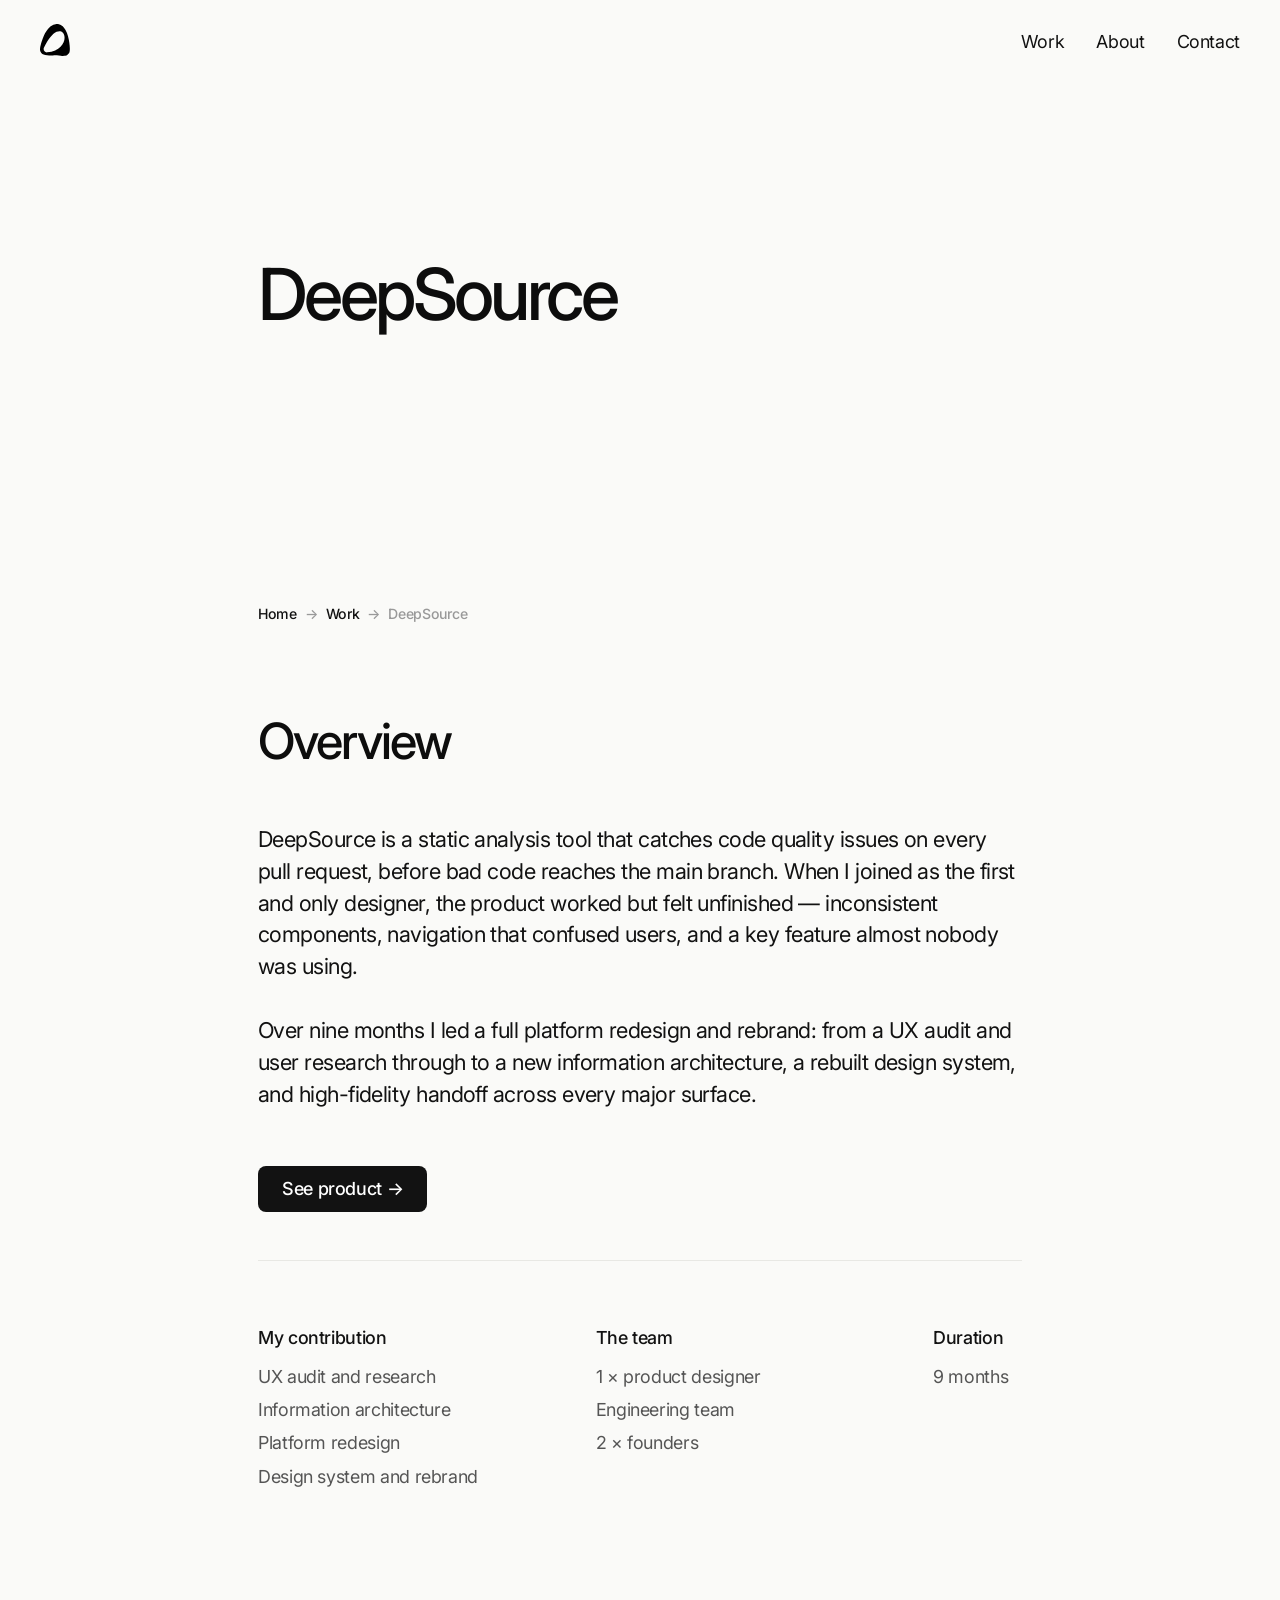
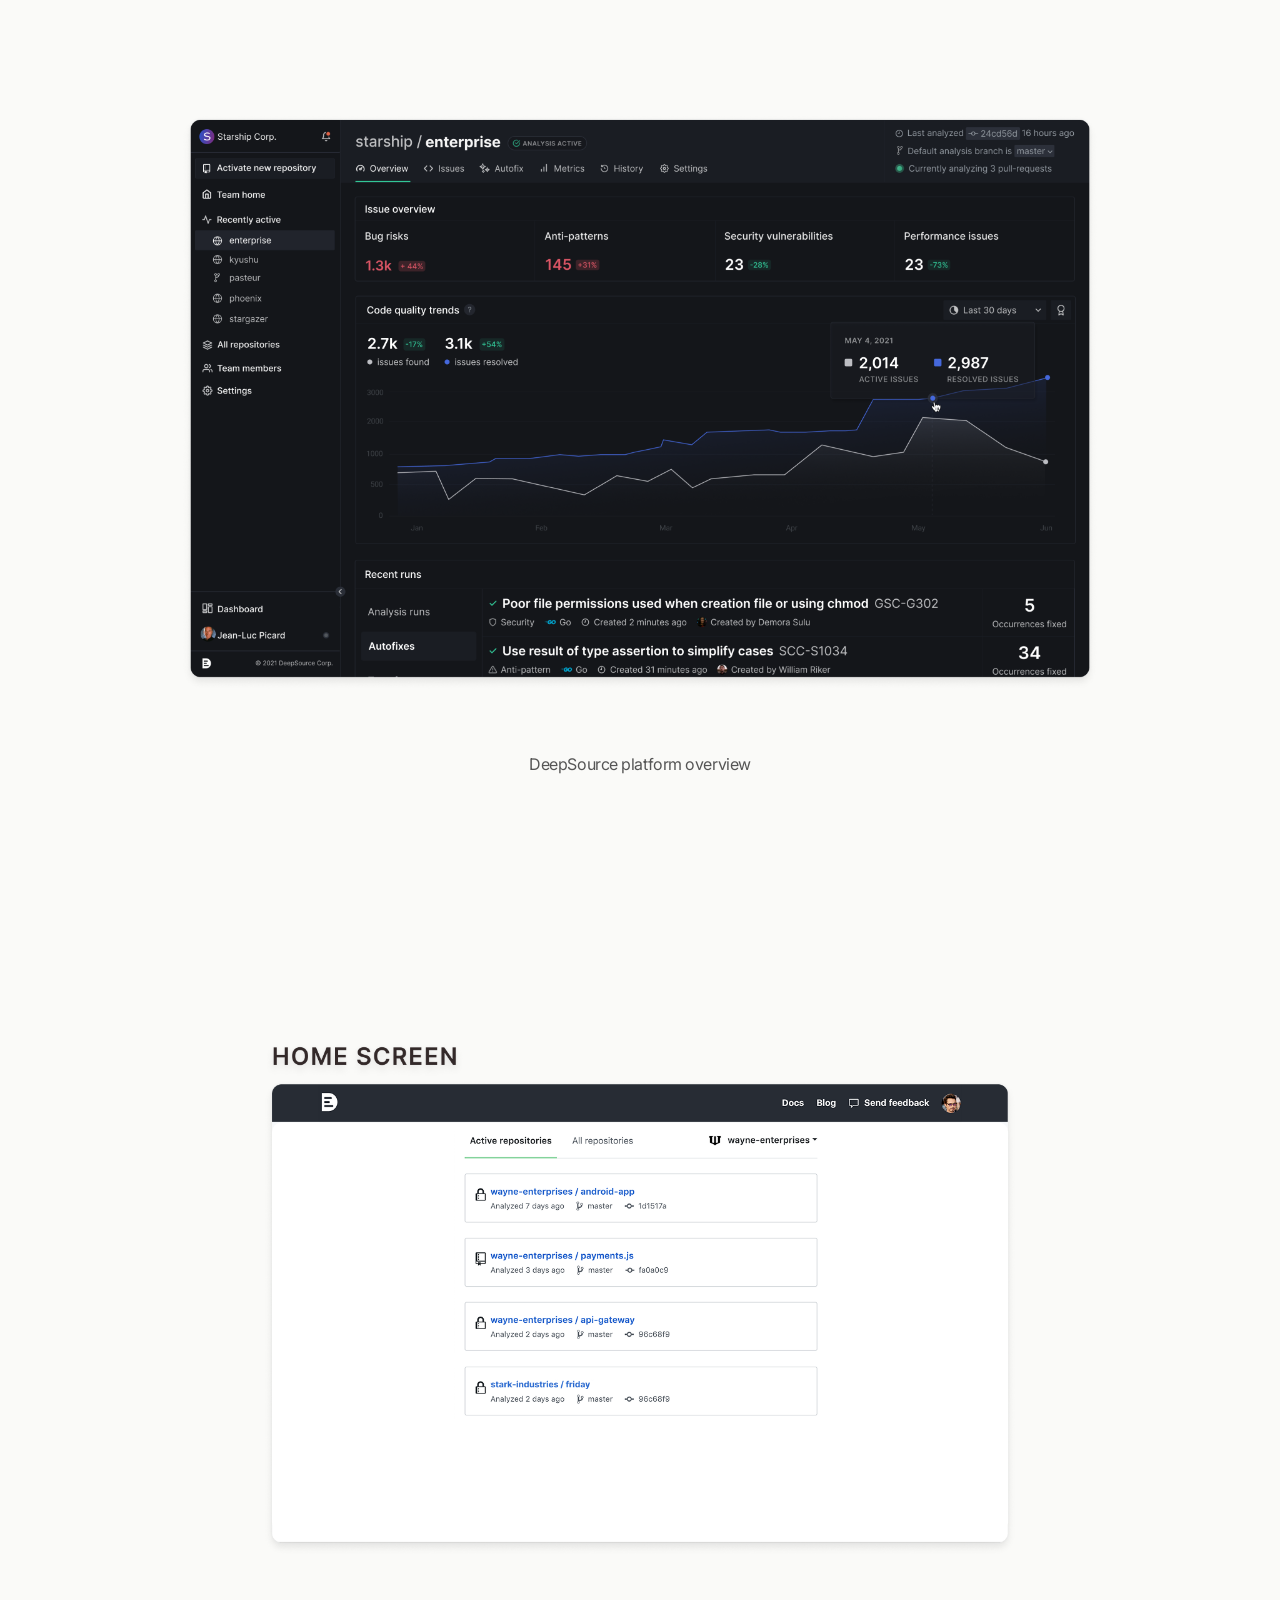
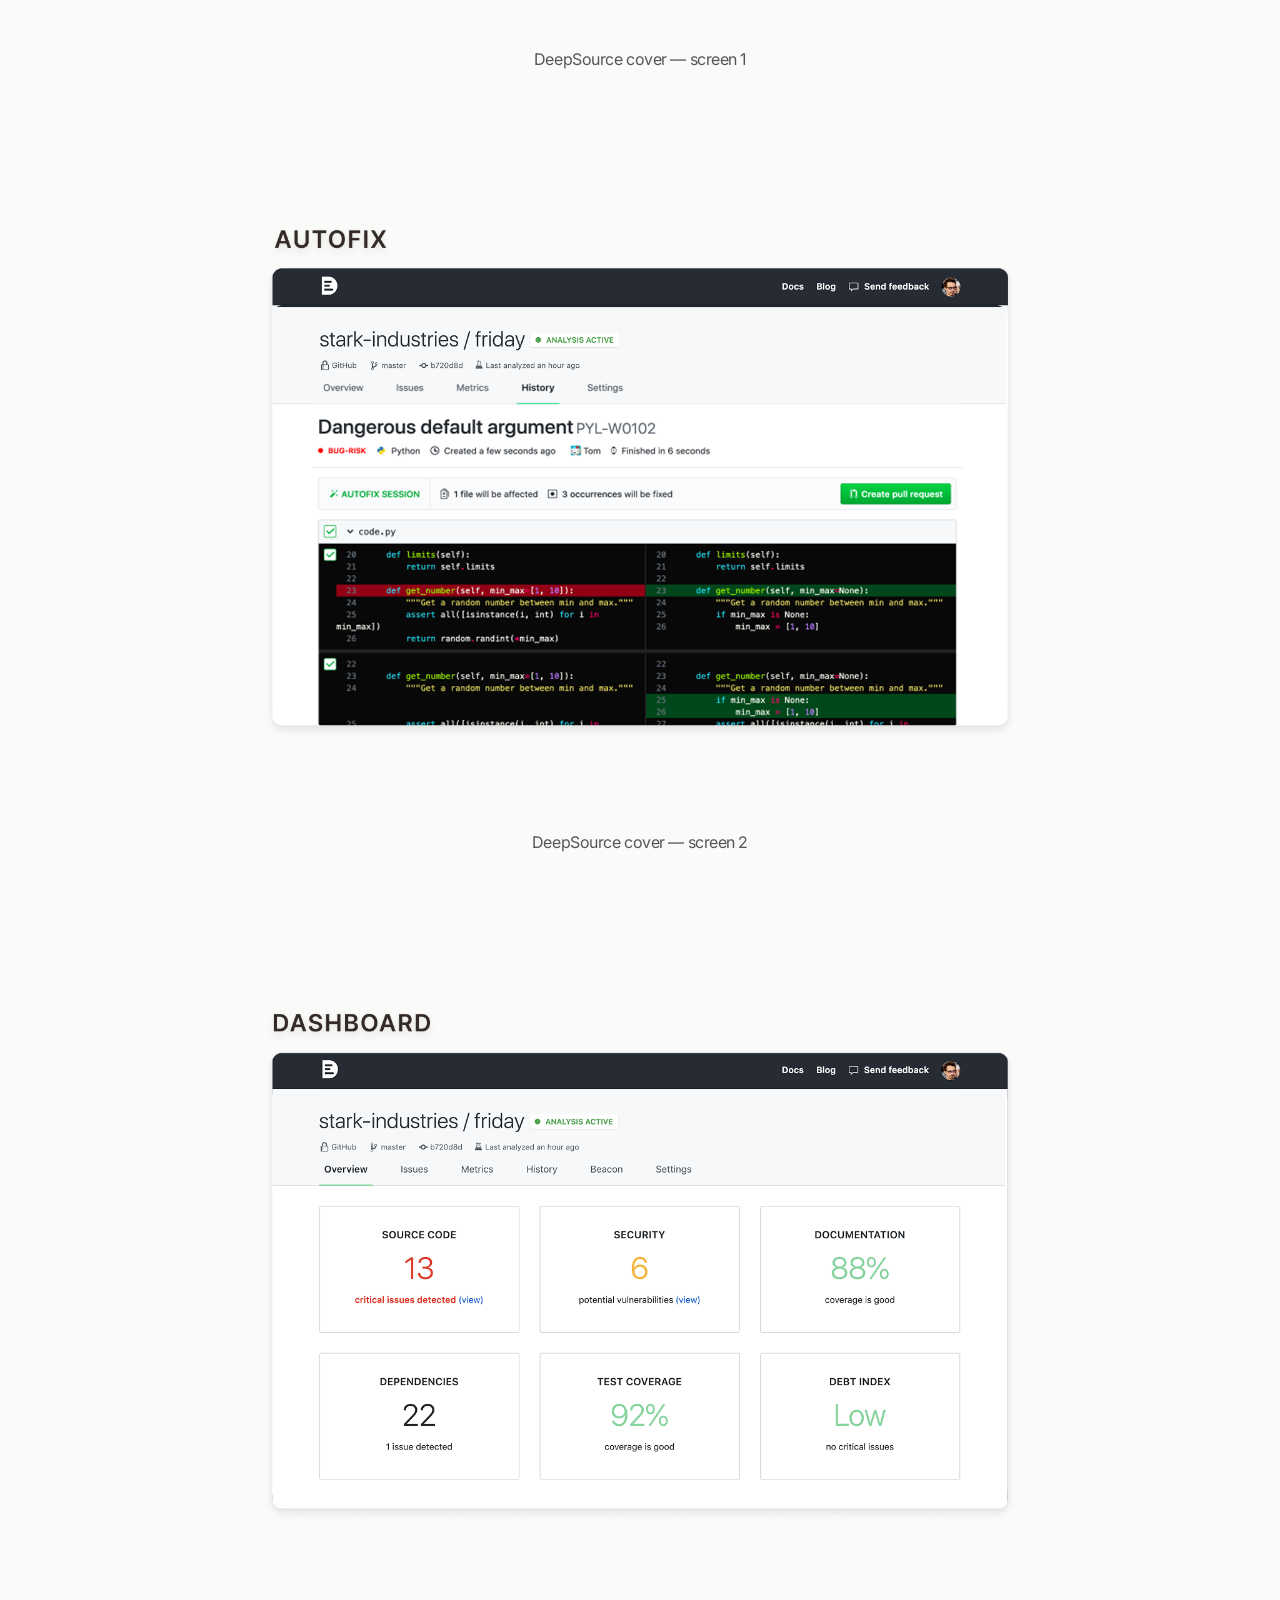
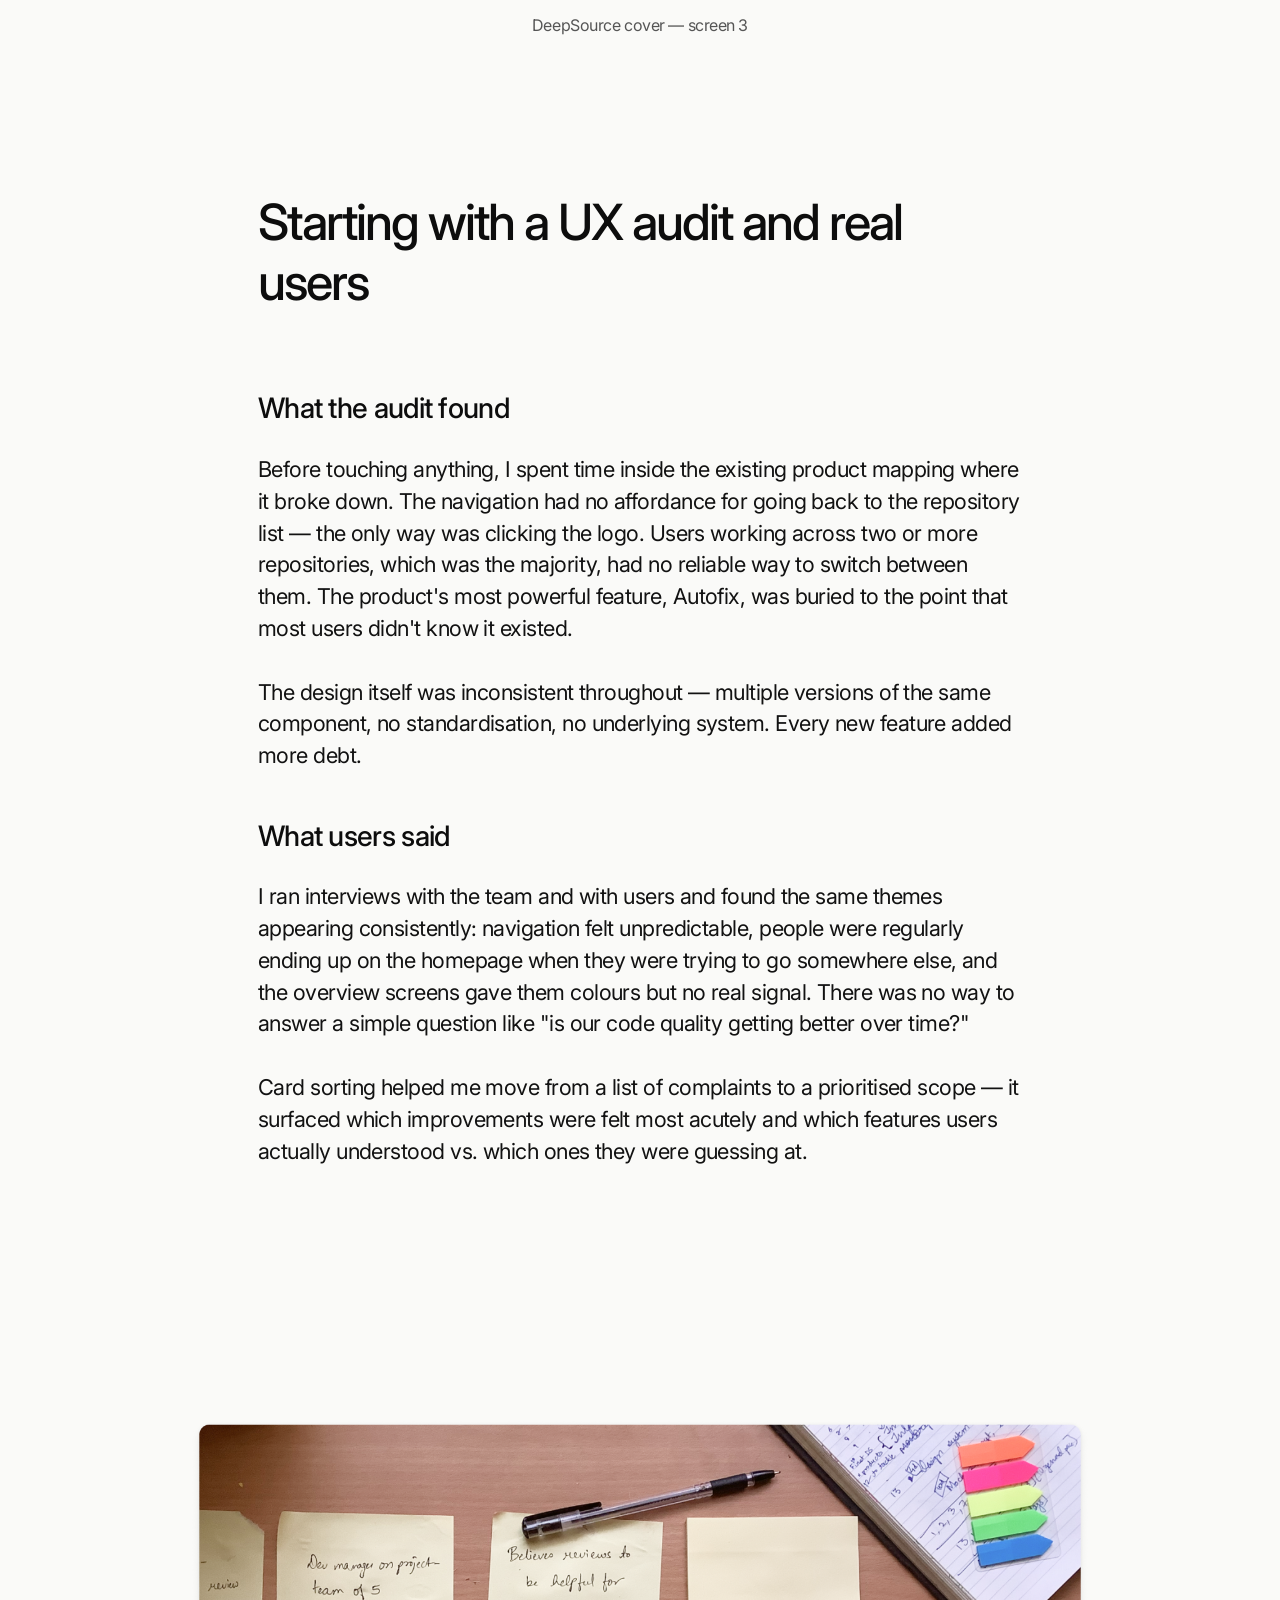
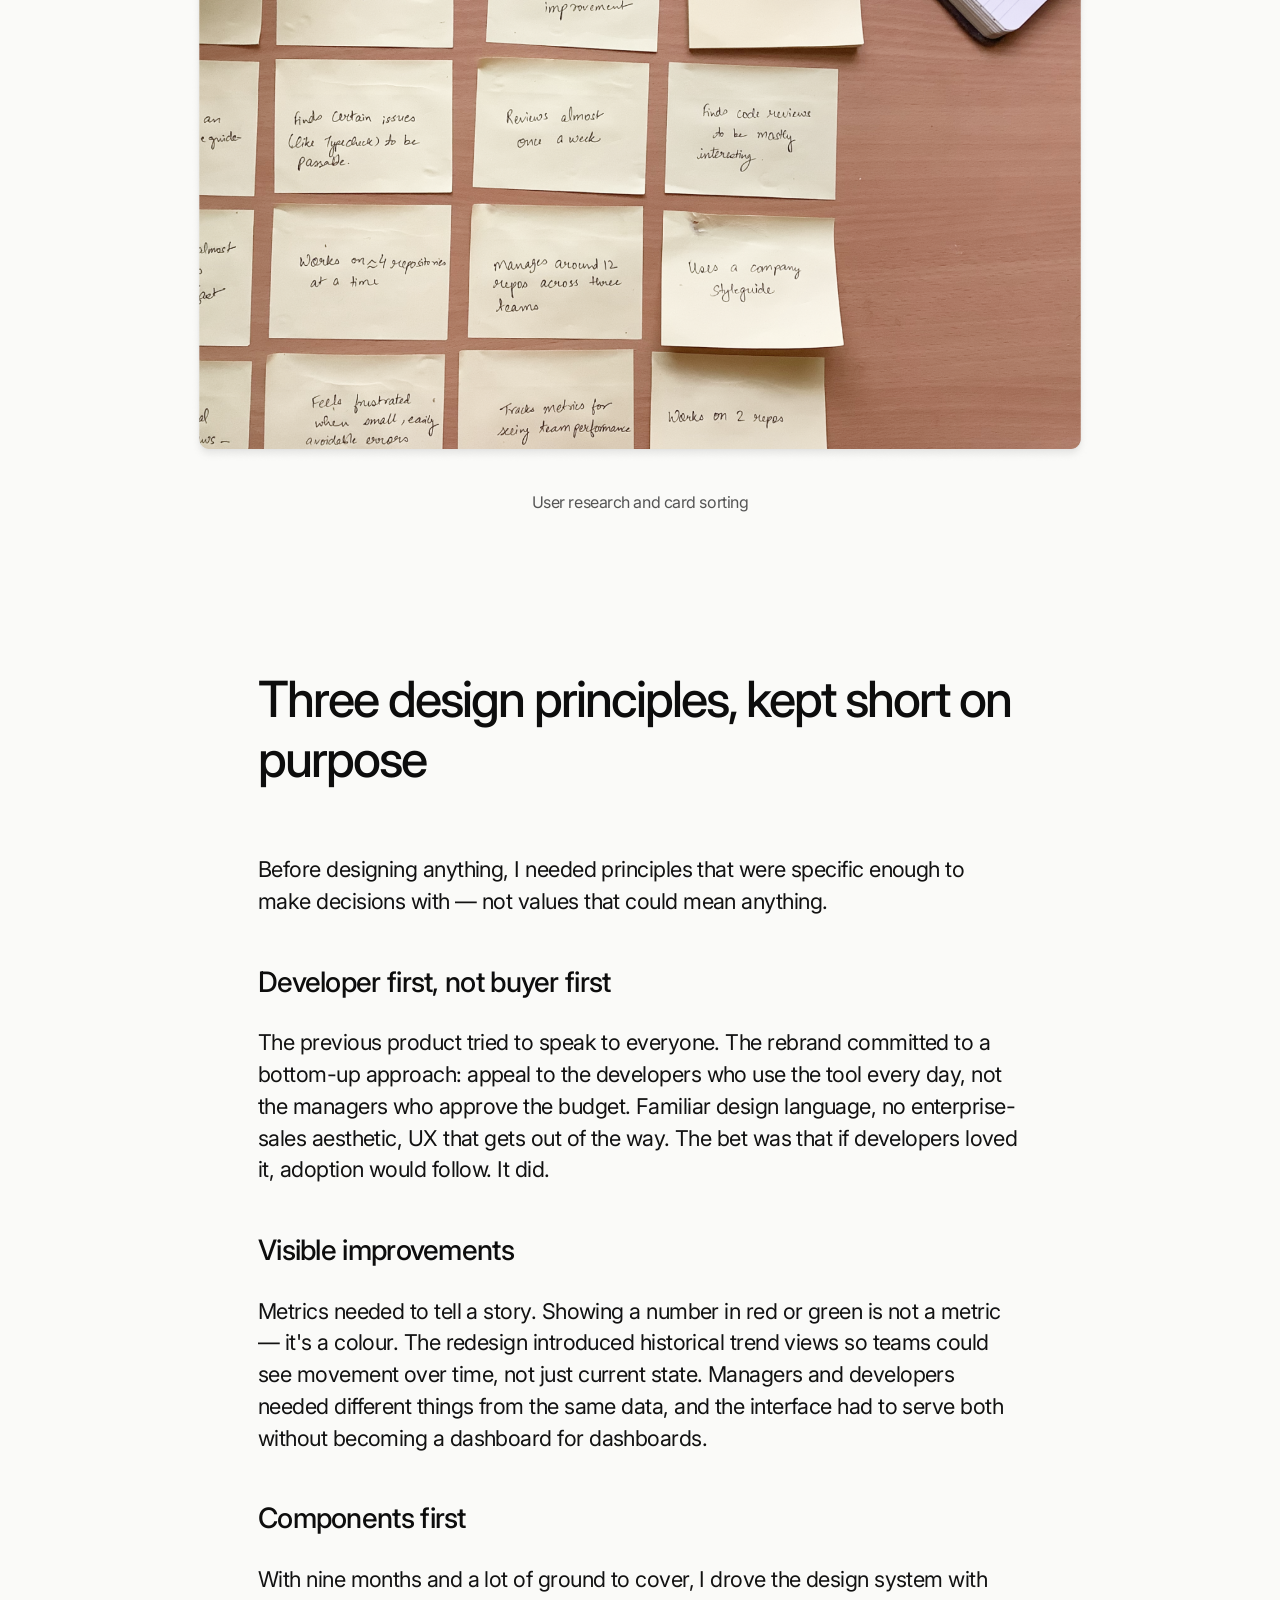
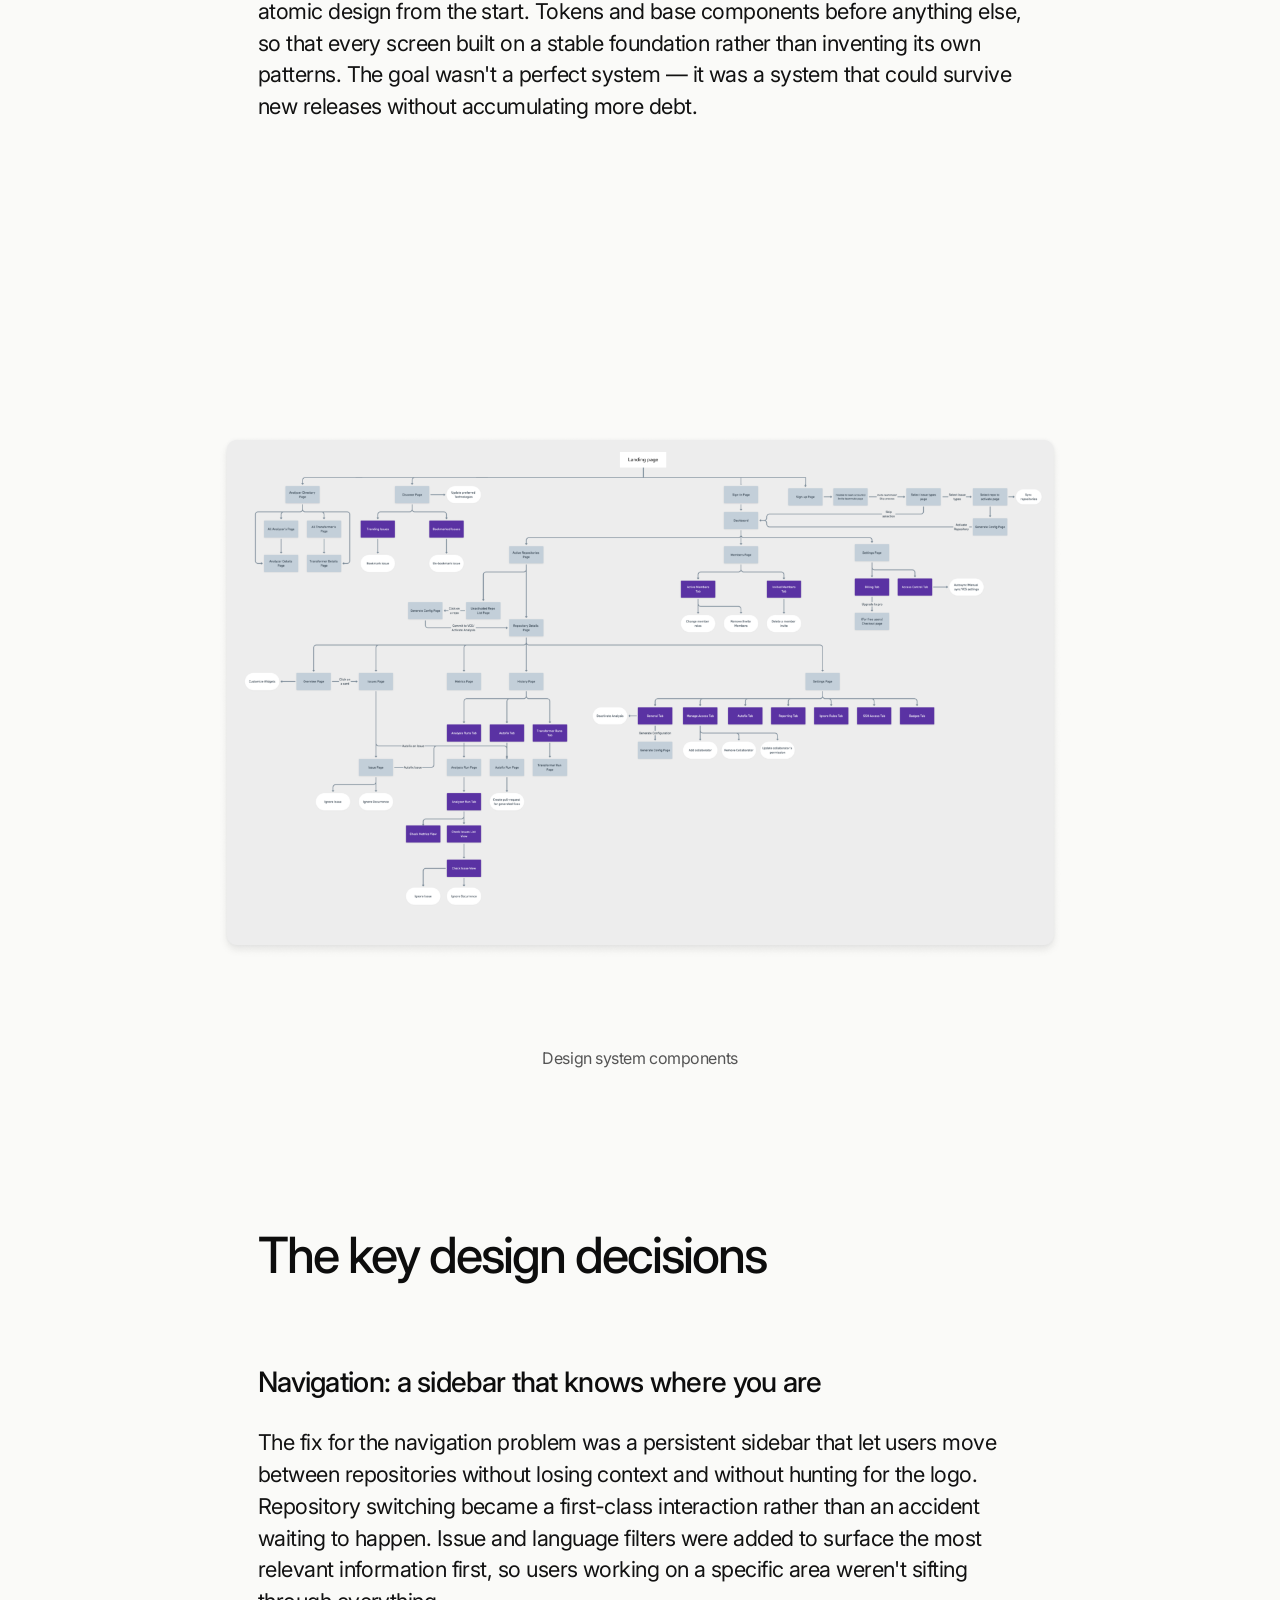
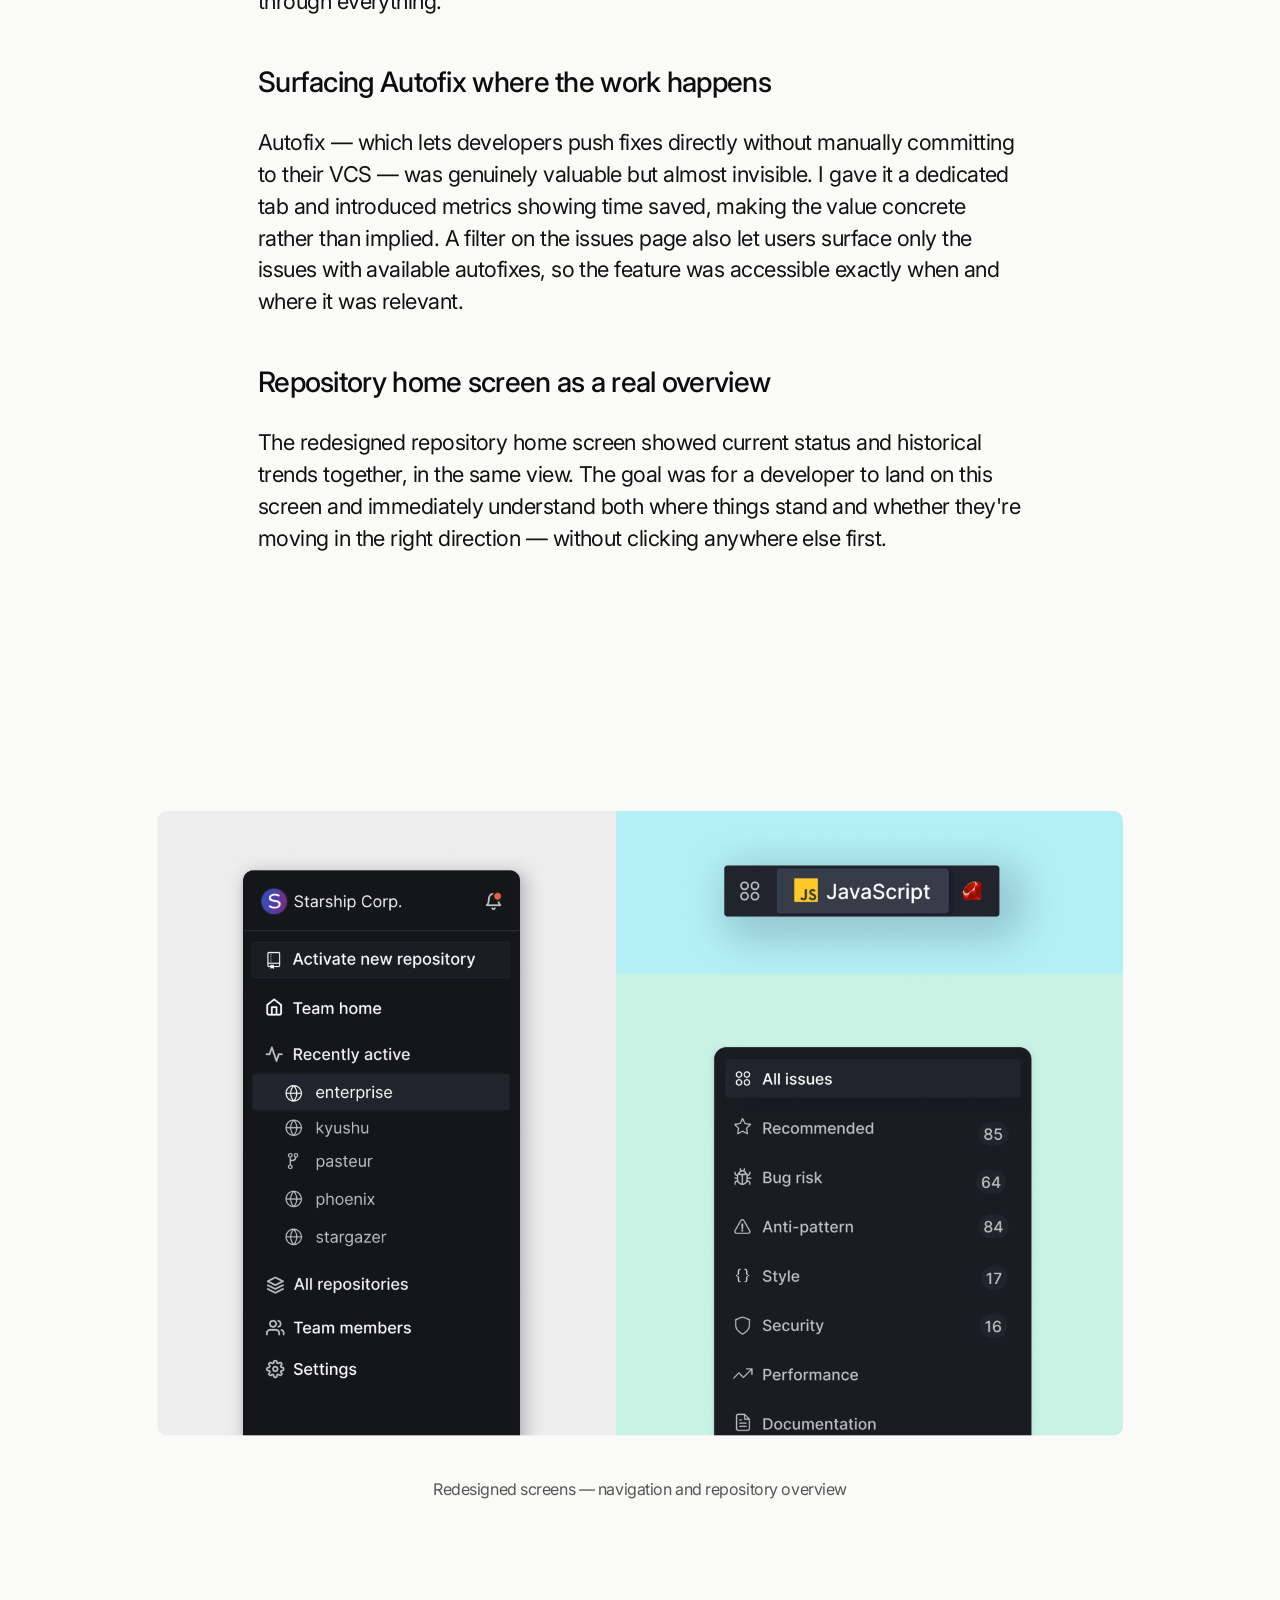
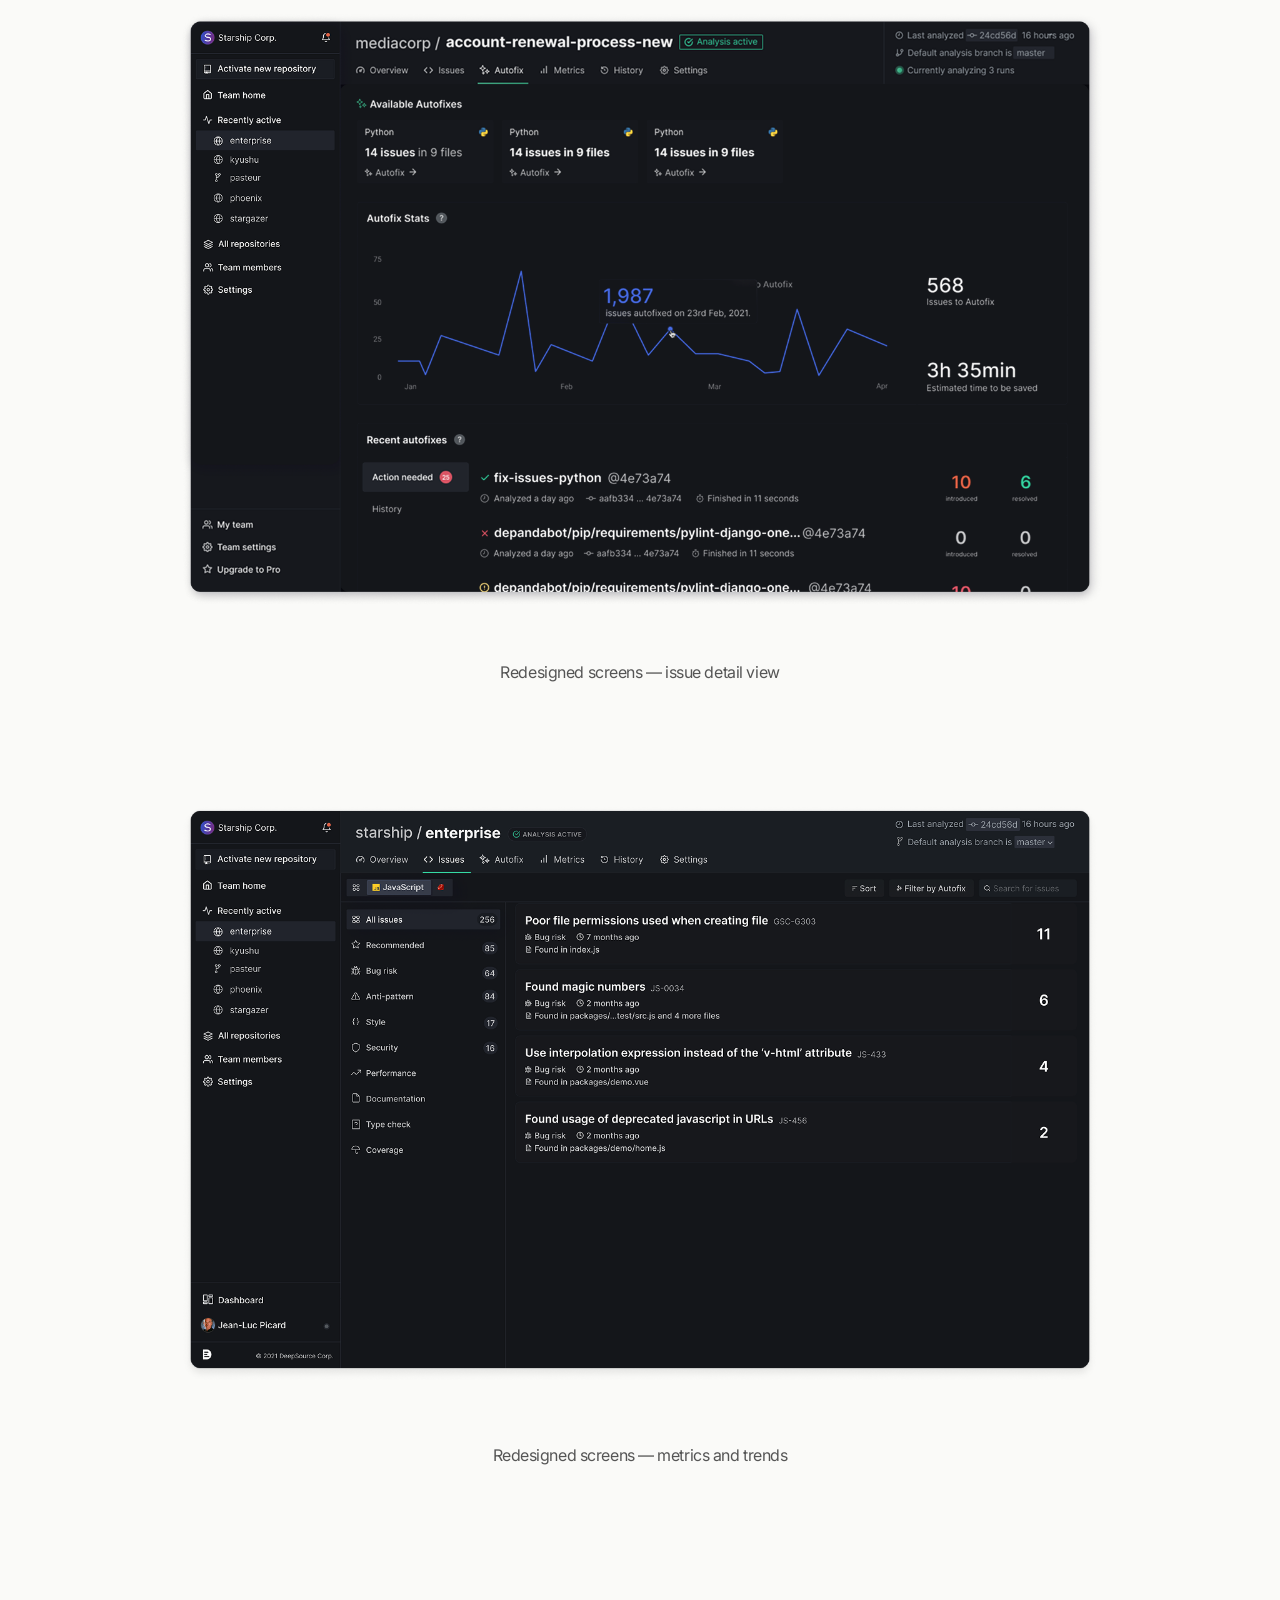
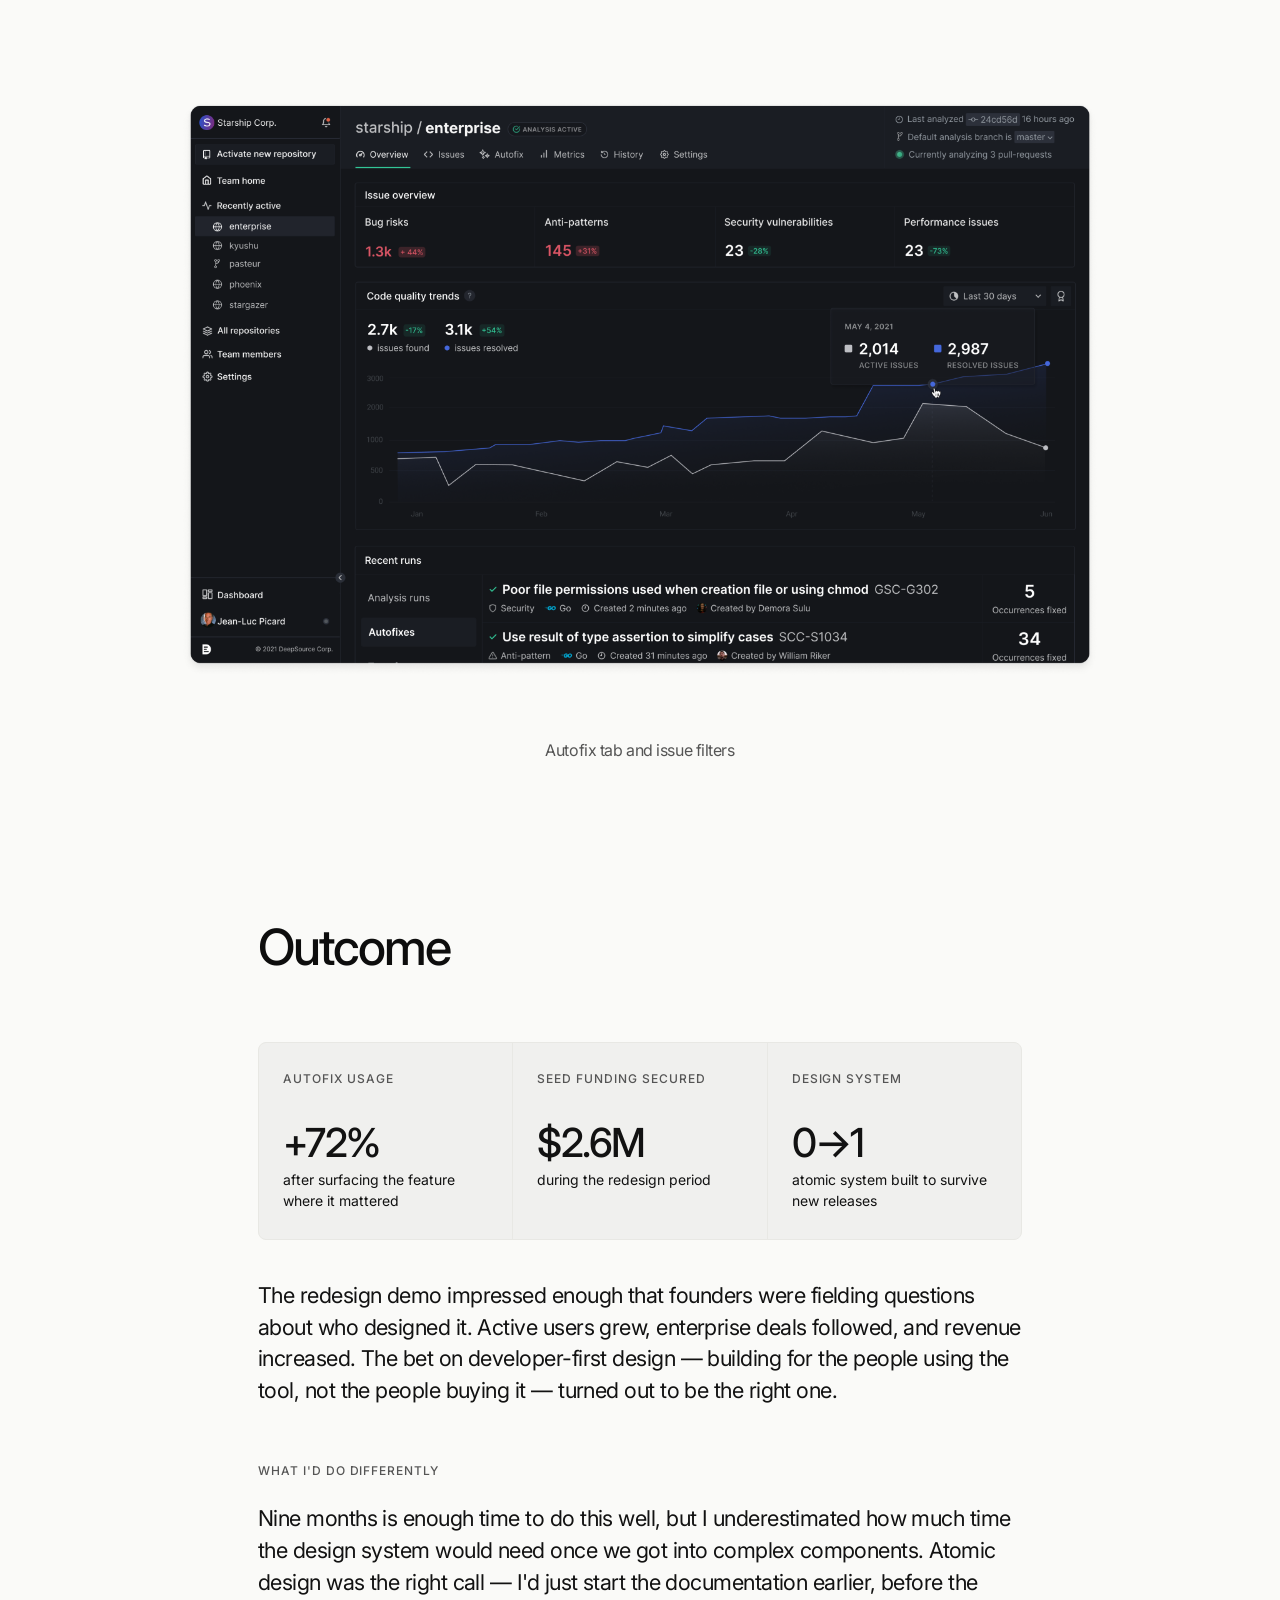
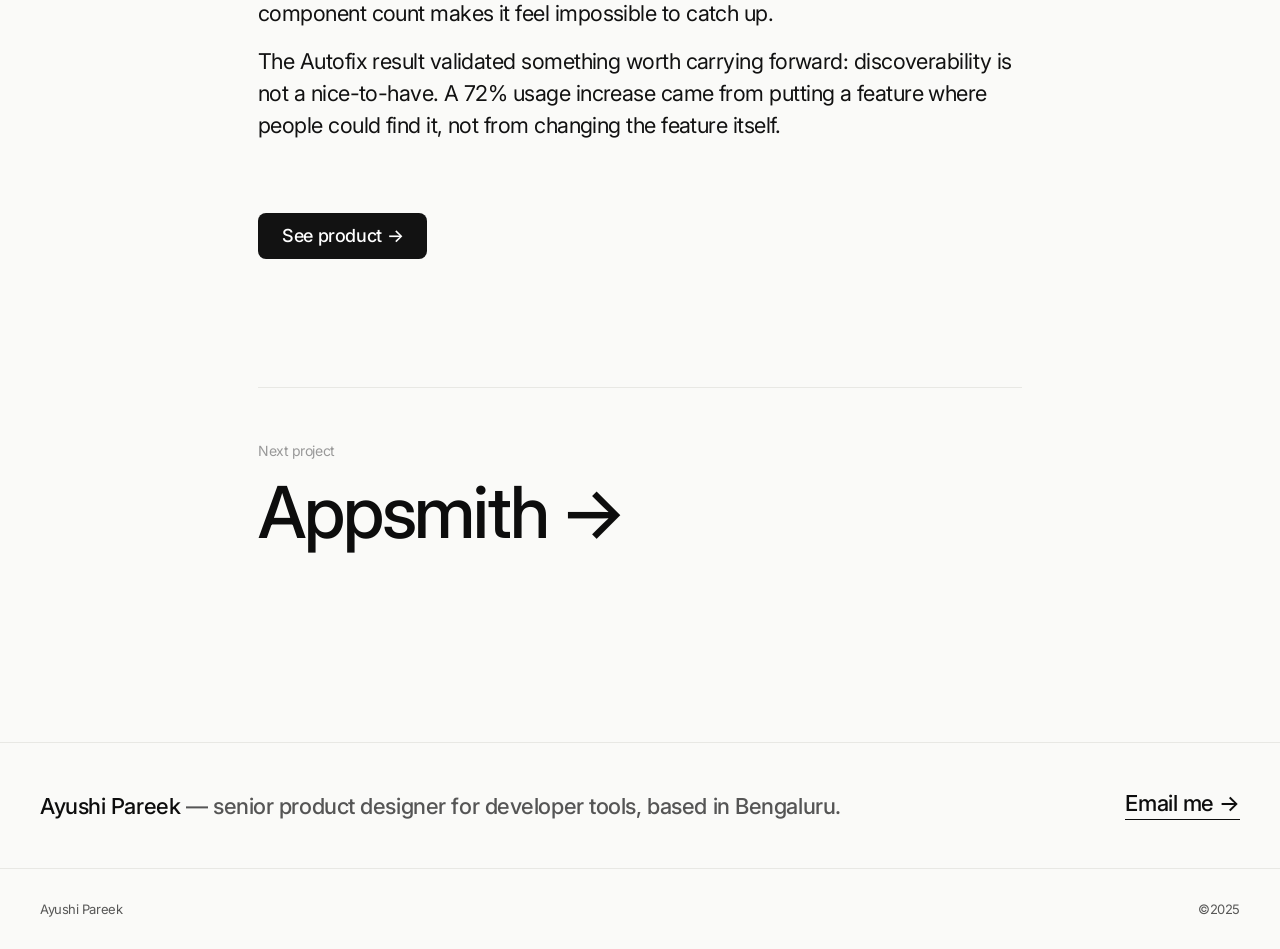
<file: work/deepsource.html>
<!DOCTYPE html>
<html lang="en">
<head>
  <meta charset="UTF-8">
  <meta name="viewport" content="width=device-width, initial-scale=1.0">
  <title>DeepSource · Ayushi Pareek</title>
  <link rel="preconnect" href="https://fonts.googleapis.com">
  <link rel="preconnect" href="https://fonts.gstatic.com" crossorigin>
  <link rel="stylesheet" href="../shared.css">
  
</head>

<body class="work-page">

  <nav id="nav">
    <div class="container">
      <a href="../index.html" class="nav-name">
        <img src="../assets/logo-mark.svg" alt="Ayushi Pareek" style="height: 2rem;">
      </a>
      <div class="nav-right">
        <ul class="nav-links">
          <li><a href="../index.html#work" class="text-nav">Work</a></li>
          <li><a href="../index.html#about" class="text-nav">About</a></li>
          <li><a href="../index.html#contact" class="text-nav">Contact</a></li>
        </ul>
        
      </div>
    </div>
  </nav>

  <div class="hero-section">
    <div class="wrap">
      <h1 class="page-title fade-in d1 text-hero">DeepSource</h1>
    </div>
  </div>

  <div class="wrap">
    <div class="breadcrumb fade-in d2 text-breadcrumb">
      <a href="../index.html">Home</a>
      <span>→</span>
      <a href="../index.html#work">Work</a>
      <span>→</span>
      <span>DeepSource</span>
    </div>

    <div class="overview-grid fade-in d2">
      <div class="overview-body">
        <h2 class="text-h2">Overview</h2>
        <p class="text-body">DeepSource is a static analysis tool that catches code quality issues on every pull request, before bad code reaches the main branch. When I joined as the first and only designer, the product worked but felt unfinished — inconsistent components, navigation that confused users, and a key feature almost nobody was using.</p>
        <p class="text-body">Over nine months I led a full platform redesign and rebrand: from a UX audit and user research through to a new information architecture, a rebuilt design system, and high-fidelity handoff across every major surface.</p>
        <a href="https://deepsource.com" class="btn-primary text-button" target="_blank" rel="noopener">See product →</a>
      </div>
      <div>
        <div class="sidebar-grid">
          <div class="sidebar-block">
            <p class="sidebar-label text-sidebar-label">My contribution</p>
            <div class="sidebar-items text-sidebar-value">
              UX audit and research<br>
              Information architecture<br>
              Platform redesign<br>
              Design system and rebrand
            </div>
          </div>
          <div class="sidebar-block">
            <p class="sidebar-label text-sidebar-label">The team</p>
            <div class="sidebar-items text-sidebar-value">
              1 × product designer<br>
              Engineering team<br>
              2 × founders
            </div>
          </div>
          <div class="sidebar-block">
            <p class="sidebar-label text-sidebar-label">Duration</p>
            <div class="sidebar-items text-sidebar-value">9 months</div>
          </div>
        </div>
      </div>
    </div>
  </div>

  <div class="full-img r169 fade-in" style="background:#111;">
    <img src="../assets/ds7.png" alt="DeepSource overview">
  </div>
  <p class="img-caption">DeepSource platform overview</p>

  <div class="spacer"></div>
  <div class="spacer"></div>

  <div class="full-img r169 fade-in" style="background:#111;">
    <img src="../assets/ds1.png" alt="DeepSource cover">
  </div>
  <p class="img-caption">DeepSource cover — screen 1</p>
  <div class="full-img r169 fade-in" style="background:#111;">
    <img src="../assets/ds2.png" alt="DeepSource cover">
  </div>
  <p class="img-caption">DeepSource cover — screen 2</p>
  <div class="full-img r169 fade-in" style="background:#111;">
    <img src="../assets/ds3.png" alt="DeepSource cover">
  </div>
  <p class="img-caption">DeepSource cover — screen 3</p>

  <div class="spacer"></div>

  <div class="wrap">
    <div class="case-section fade-in">
      <h2 class="text-h2">Starting with a UX audit and real users</h2>
      <h3 class="text-h3">What the audit found</h3>
      <p class="text-body">Before touching anything, I spent time inside the existing product mapping where it broke down. The navigation had no affordance for going back to the repository list — the only way was clicking the logo. Users working across two or more repositories, which was the majority, had no reliable way to switch between them. The product's most powerful feature, Autofix, was buried to the point that most users didn't know it existed.</p>
      <p class="text-body">The design itself was inconsistent throughout — multiple versions of the same component, no standardisation, no underlying system. Every new feature added more debt.</p>

      <h3 class="text-h3">What users said</h3>
      <p class="text-body">I ran interviews with the team and with users and found the same themes appearing consistently: navigation felt unpredictable, people were regularly ending up on the homepage when they were trying to go somewhere else, and the overview screens gave them colours but no real signal. There was no way to answer a simple question like "is our code quality getting better over time?"</p>
      <p class="text-body">Card sorting helped me move from a list of complaints to a prioritised scope — it surfaced which improvements were felt most acutely and which features users actually understood vs. which ones they were guessing at.</p>
    </div>
  </div>

  <div class="spacer"></div>
  <div class="spacer"></div>

  <div class="full-img r169 fade-in" style="background:#111;">
    <img src="../assets/ds4.png" alt="User research and card sorting">
  </div>
  <p class="img-caption">User research and card sorting</p>

  <div class="spacer"></div>

  <div class="wrap">
    <div class="case-section fade-in">
      <h2 class="text-h2">Three design principles, kept short on purpose</h2>
      <p class="text-body">Before designing anything, I needed principles that were specific enough to make decisions with — not values that could mean anything.</p>

      <h3 class="text-h3">Developer first, not buyer first</h3>
      <p class="text-body">The previous product tried to speak to everyone. The rebrand committed to a bottom-up approach: appeal to the developers who use the tool every day, not the managers who approve the budget. Familiar design language, no enterprise-sales aesthetic, UX that gets out of the way. The bet was that if developers loved it, adoption would follow. It did.</p>

      <h3 class="text-h3">Visible improvements</h3>
      <p class="text-body">Metrics needed to tell a story. Showing a number in red or green is not a metric — it's a colour. The redesign introduced historical trend views so teams could see movement over time, not just current state. Managers and developers needed different things from the same data, and the interface had to serve both without becoming a dashboard for dashboards.</p>

      <h3 class="text-h3">Components first</h3>
      <p class="text-body">With nine months and a lot of ground to cover, I drove the design system with atomic design from the start. Tokens and base components before anything else, so that every screen built on a stable foundation rather than inventing its own patterns. The goal wasn't a perfect system — it was a system that could survive new releases without accumulating more debt.</p>
    </div>
  </div>

  <div class="spacer"></div>
  <div class="spacer"></div>

  <div class="full-img r169 fade-in" style="background:#111;">
    <img src="../assets/ds5.png" alt="Design system components">
  </div>
  <p class="img-caption">Design system components</p>

  <div class="spacer"></div>

  <div class="wrap">
    <div class="case-section fade-in">
      <h2 class="text-h2">The key design decisions</h2>

      <h3 class="text-h3">Navigation: a sidebar that knows where you are</h3>
      <p class="text-body">The fix for the navigation problem was a persistent sidebar that let users move between repositories without losing context and without hunting for the logo. Repository switching became a first-class interaction rather than an accident waiting to happen. Issue and language filters were added to surface the most relevant information first, so users working on a specific area weren't sifting through everything.</p>

      <h3 class="text-h3">Surfacing Autofix where the work happens</h3>
      <p class="text-body">Autofix — which lets developers push fixes directly without manually committing to their VCS — was genuinely valuable but almost invisible. I gave it a dedicated tab and introduced metrics showing time saved, making the value concrete rather than implied. A filter on the issues page also let users surface only the issues with available autofixes, so the feature was accessible exactly when and where it was relevant.</p>

      <h3 class="text-h3">Repository home screen as a real overview</h3>
      <p class="text-body">The redesigned repository home screen showed current status and historical trends together, in the same view. The goal was for a developer to land on this screen and immediately understand both where things stand and whether they're moving in the right direction — without clicking anywhere else first.</p>
    </div>
  </div>

  <div class="spacer"></div>
  <div class="spacer"></div>

  <div class="full-img r169 fade-in" style="background:#111;">
    <img src="../assets/ds6.png" alt="Redesigned screens">
  </div>
  <p class="img-caption">Redesigned screens — navigation and repository overview</p>
  <div class="full-img r169 fade-in" style="background:#111;">
    <img src="../assets/ds9.png" alt="Redesigned screens">
  </div>
  <p class="img-caption">Redesigned screens — issue detail view</p>
  <div class="full-img r169 fade-in" style="background:#111;">
    <img src="../assets/ds10.png" alt="Redesigned screens">
  </div>
  <p class="img-caption">Redesigned screens — metrics and trends</p>
  <div class="spacer"></div>
  <div class="spacer"></div>
  <div class="full-img r169 fade-in" style="background:#111;">
    <img src="../assets/ds8.png" alt="Autofix tab and filters">
  </div>
  <p class="img-caption">Autofix tab and issue filters</p>

  <div class="spacer"></div>

  <div class="wrap">
    <div class="case-section fade-in">
      <h2 class="text-h2">Outcome</h2>

      <div class="outcome-grid outcome-grid-3col">
        <div class="outcome-card">
          <p class="outcome-label text-outcome-label">Autofix usage</p>
          <div class="outcome-stat-block">
            <p class="outcome-stat text-outcome-stat">+72%</p>
            <p class="outcome-desc text-outcome-desc">after surfacing the feature where it mattered</p>
          </div>
        </div>
        <div class="outcome-card">
          <p class="outcome-label text-outcome-label">Seed funding secured</p>
          <div class="outcome-stat-block">
            <p class="outcome-stat text-outcome-stat">$2.6M</p>
            <p class="outcome-desc text-outcome-desc">during the redesign period</p>
          </div>
        </div>
        <div class="outcome-card">
          <p class="outcome-label text-outcome-label">Design system</p>
          <div class="outcome-stat-block">
            <p class="outcome-stat text-outcome-stat">0→1</p>
            <p class="outcome-desc text-outcome-desc">atomic system built to survive new releases</p>
          </div>
        </div>
      </div>

      <p class="outcome-summary text-body">The redesign demo impressed enough that founders were fielding questions about who designed it. Active users grew, enterprise deals followed, and revenue increased. The bet on developer-first design — building for the people using the tool, not the people buying it — turned out to be the right one.</p>

      <div class="reflection-block">
        <p class="reflection-title text-reflection-title">What I'd do differently</p>
        <p class="text-body">Nine months is enough time to do this well, but I underestimated how much time the design system would need once we got into complex components. Atomic design was the right call — I'd just start the documentation earlier, before the component count makes it feel impossible to catch up.</p>
        <p class="text-body">The Autofix result validated something worth carrying forward: discoverability is not a nice-to-have. A 72% usage increase came from putting a feature where people could find it, not from changing the feature itself.</p>
      </div>

      <a href="https://deepsource.com" class="btn-primary text-button" target="_blank" rel="noopener">See product →</a>
    </div>

    <div class="next-project fade-in text-next-project">
      <p class="next-label text-next-label">Next project</p>
      <a href="appsmith.html" class="next-link">
        <span class="next-title">Appsmith</span>
        <span class="next-arrow">→</span>
      </a>
    </div>
  </div>

  <div class="footer-strip">
    <div class="footer-strip-inner">
      <p class="footer-bio"><strong>Ayushi Pareek</strong> — senior product designer for developer tools, based in Bengaluru.</p>
      <a href="mailto:ayushipareek1@gmail.com" class="email-cta text-button">Email me →</a>
    </div>
  </div>

  <footer class="text-footer">
    <div class="container">
      <span class="text-footer">Ayushi Pareek</span>
      <span class="text-footer">©2025</span>
    </div>
  </footer>

  <script>
    const nav = document.getElementById('nav');
    const heroSection = document.querySelector('.hero-section');
    let ambientStartTime = Date.now();
    const ambientDuration = 24000;

    const lightGradient = [
      { time: 0, color: '#e9f6f1' },
      { time: 0.16, color: '#eef4df' },
      { time: 0.33, color: '#eff6ed' },
      { time: 0.5, color: '#eaf4ff' },
      { time: 0.66, color: '#f7e9ee' },
      { time: 0.83, color: '#f9e6eb' },
      { time: 1, color: '#e9f6f1' }
    ];

    function getGradientColor(progress) {
      const colors = lightGradient;
      for (let i = 0; i < colors.length - 1; i++) {
        if (progress >= colors[i].time && progress <= colors[i + 1].time) {
          const segmentProgress = (progress - colors[i].time) / (colors[i + 1].time - colors[i].time);
          const c1 = colors[i].color;
          const c2 = colors[i + 1].color;
          const r1 = parseInt(c1.slice(1,3), 16), g1 = parseInt(c1.slice(3,5), 16), b1 = parseInt(c1.slice(5,7), 16);
          const r2 = parseInt(c2.slice(1,3), 16), g2 = parseInt(c2.slice(3,5), 16), b2 = parseInt(c2.slice(5,7), 16);
          const r = Math.round(r1 + (r2 - r1) * segmentProgress);
          const g = Math.round(g1 + (g2 - g1) * segmentProgress);
          const b = Math.round(b1 + (b2 - b1) * segmentProgress);
          return `#${r.toString(16).padStart(2,'0')}${g.toString(16).padStart(2,'0')}${b.toString(16).padStart(2,'0')}`;
        }
      }
      return colors[0].color;
    }

    function updateNavBackground() {
      const scrollY = window.scrollY;
      const heroHeight = heroSection ? heroSection.offsetHeight : 600;
      
      if (scrollY > 40) {
        const scrollProgress = Math.min(scrollY / heroHeight, 1);
        const ambientProgress = ((Date.now() - ambientStartTime) % ambientDuration) / ambientDuration;
        const combinedProgress = Math.min(scrollProgress + ambientProgress * 0.3, 1);
        const bgColor = getGradientColor(combinedProgress);
        nav.style.backgroundColor = bgColor;
        nav.classList.add('scrolled');
      } else {
        nav.style.backgroundColor = 'transparent';
        nav.classList.remove('scrolled');
      }
    }

    window.addEventListener('scroll', updateNavBackground, { passive: true });
    setInterval(updateNavBackground, 100);

    const obs = new IntersectionObserver((entries) => {
      entries.forEach(e => { if (e.isIntersecting) { e.target.classList.add('visible'); obs.unobserve(e.target); } });
    }, { threshold: 0.07, rootMargin: '0px 0px -30px 0px' });

    document.querySelectorAll('.fade-in').forEach(el => {
      if (el.getBoundingClientRect().top < window.innerHeight) { el.classList.add('visible'); }
      else { obs.observe(el); }
    });
  </script>

</body>
</html>
</file>
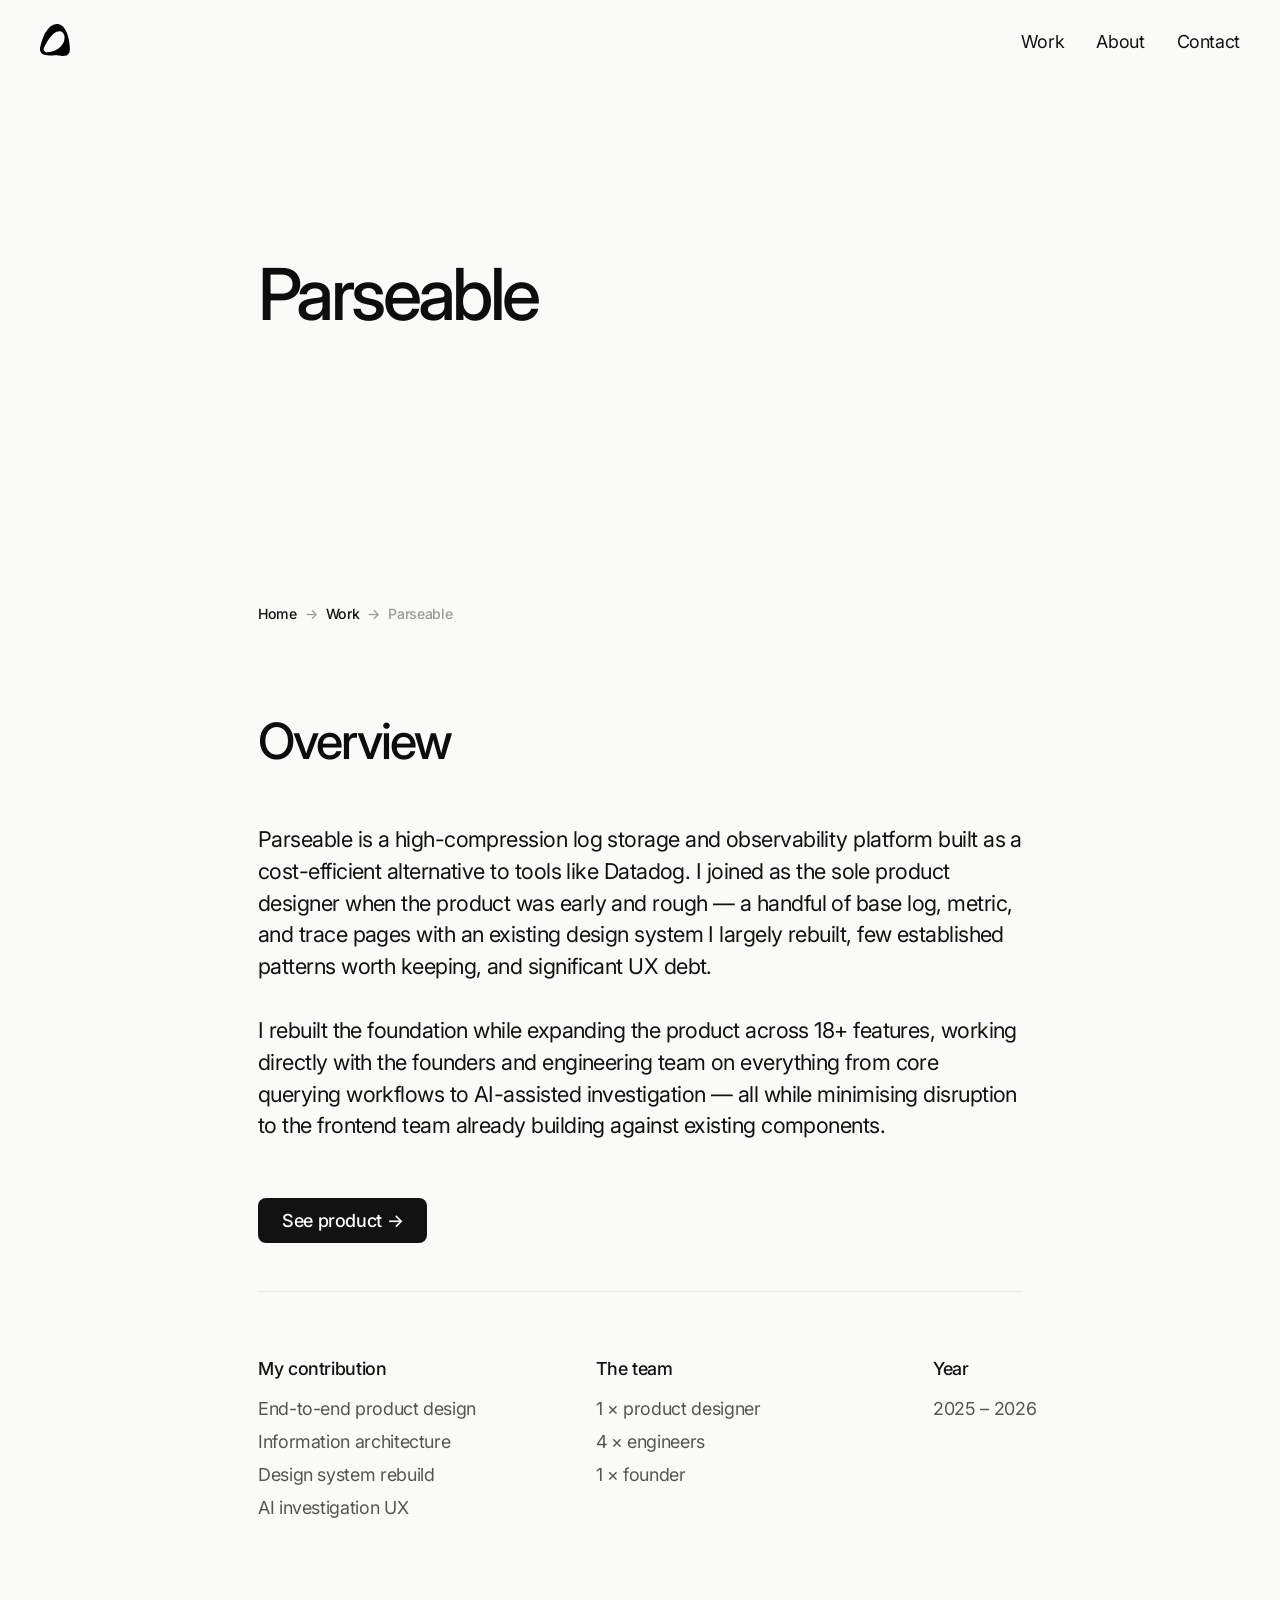
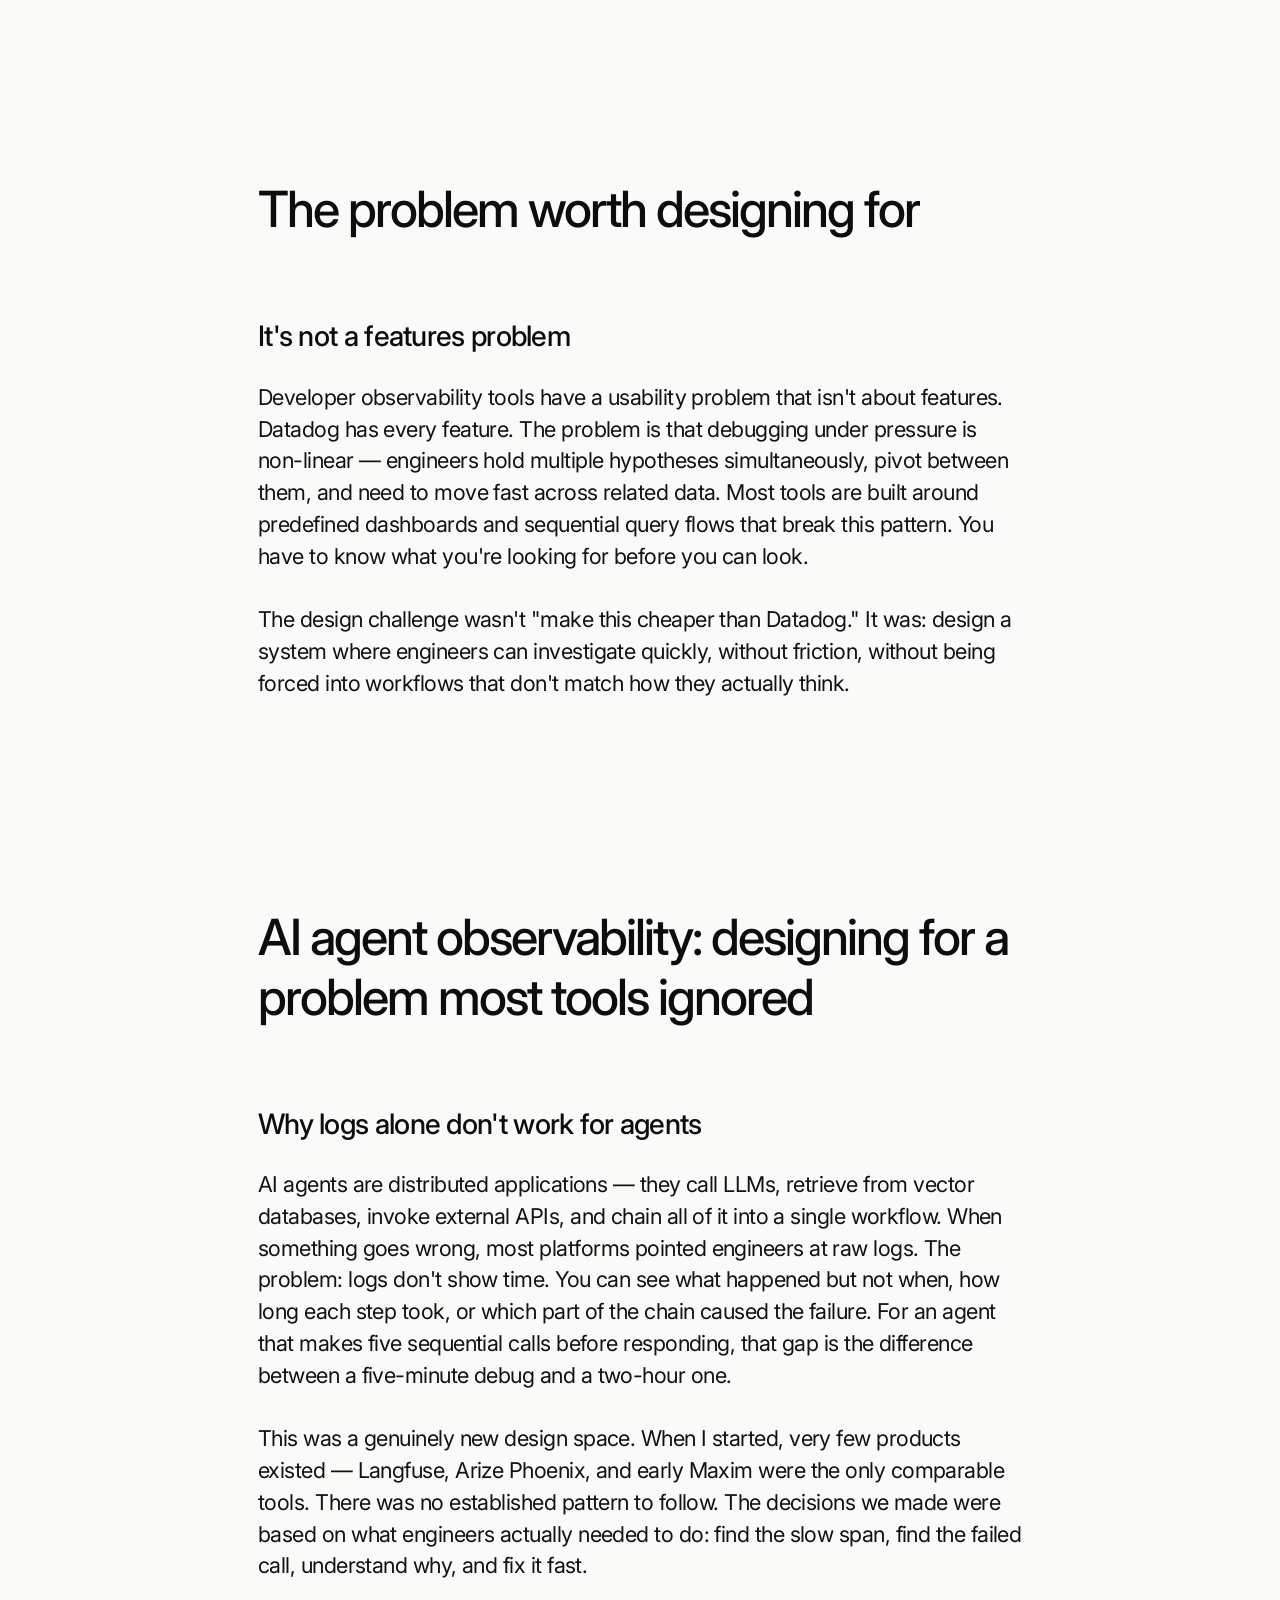
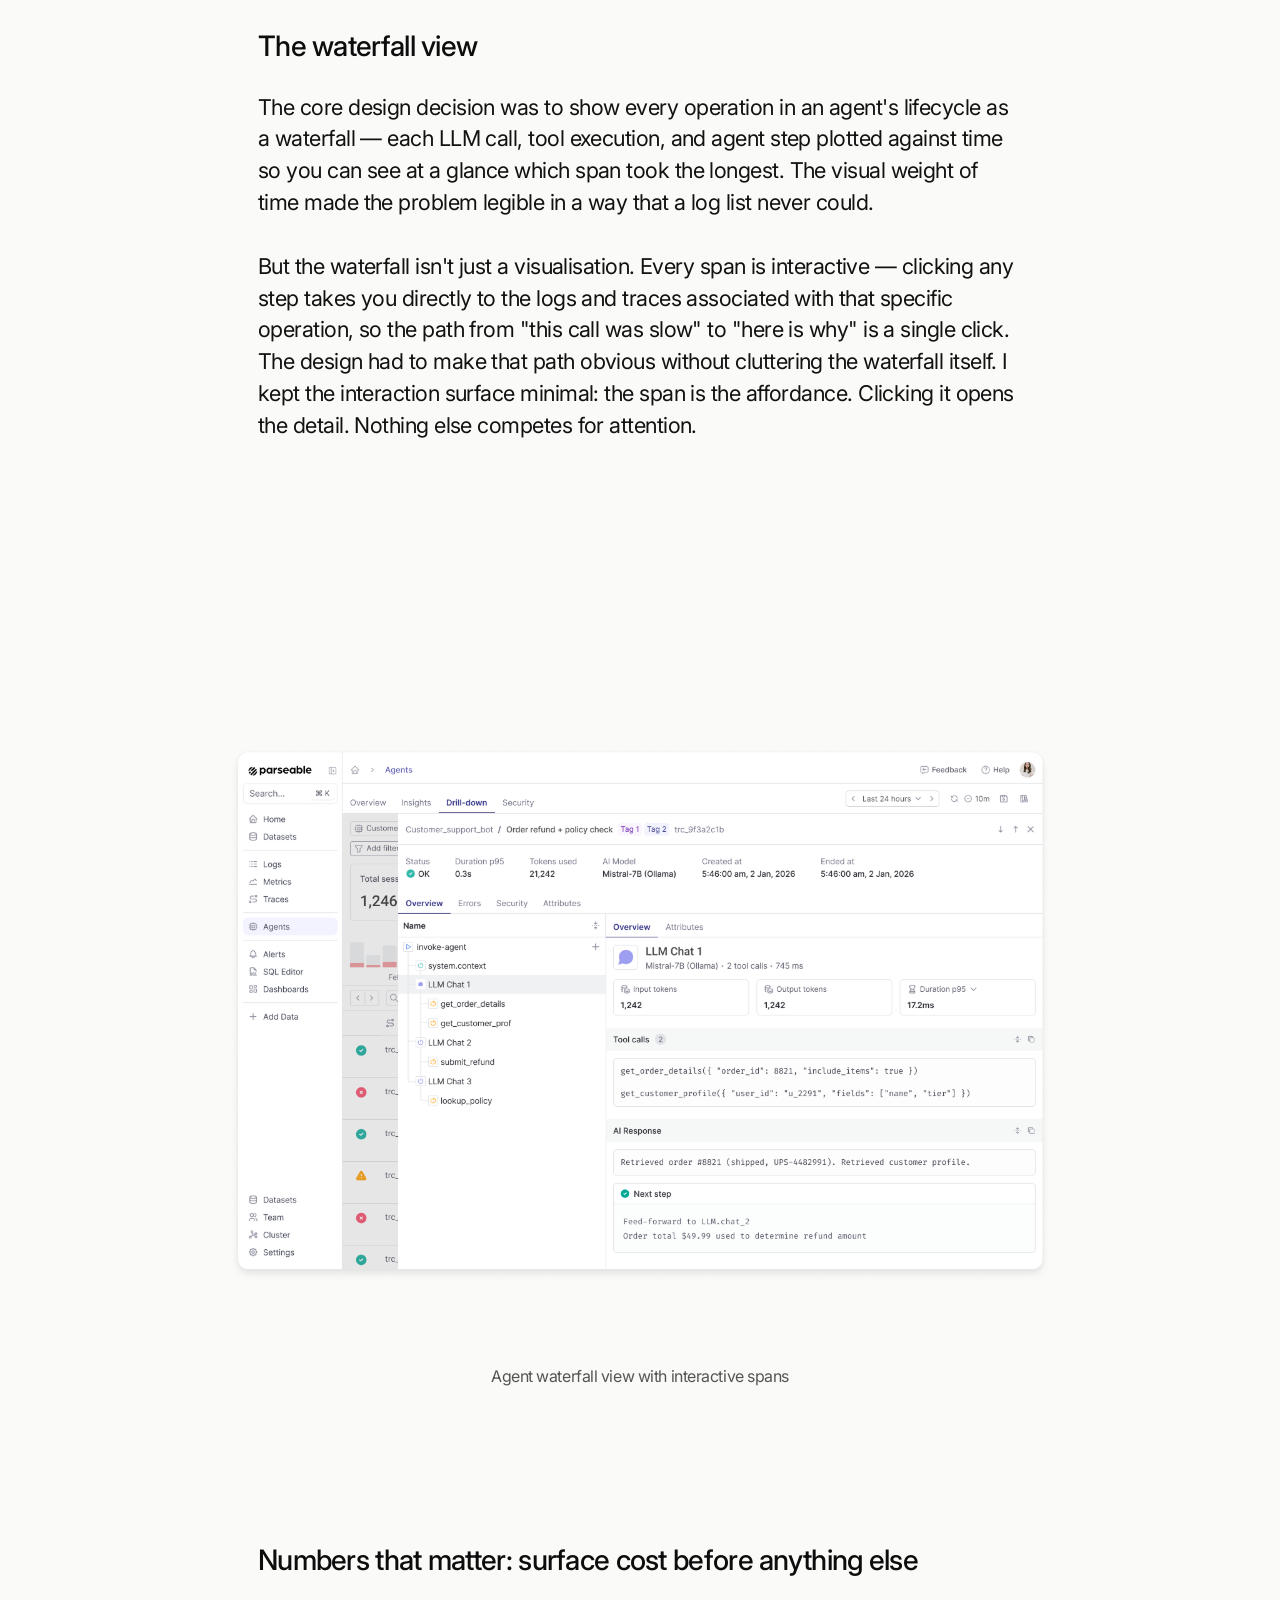
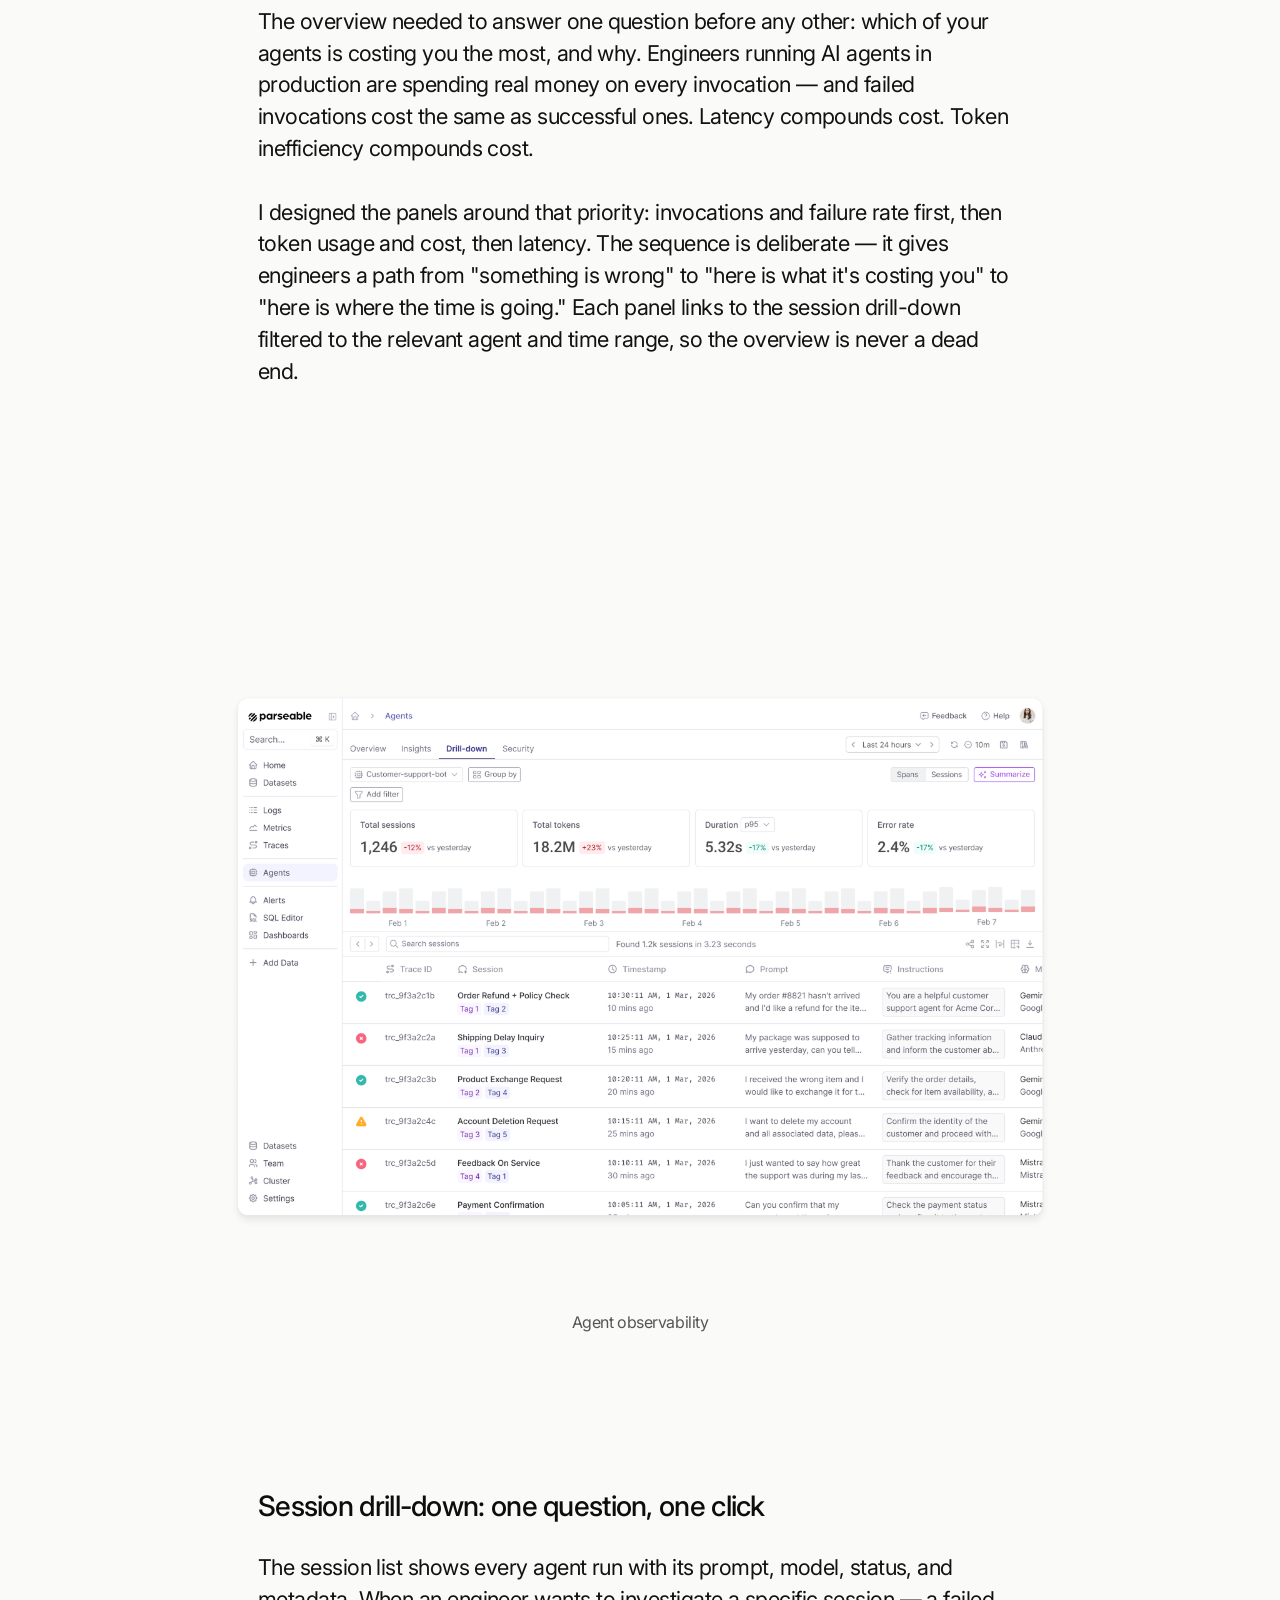
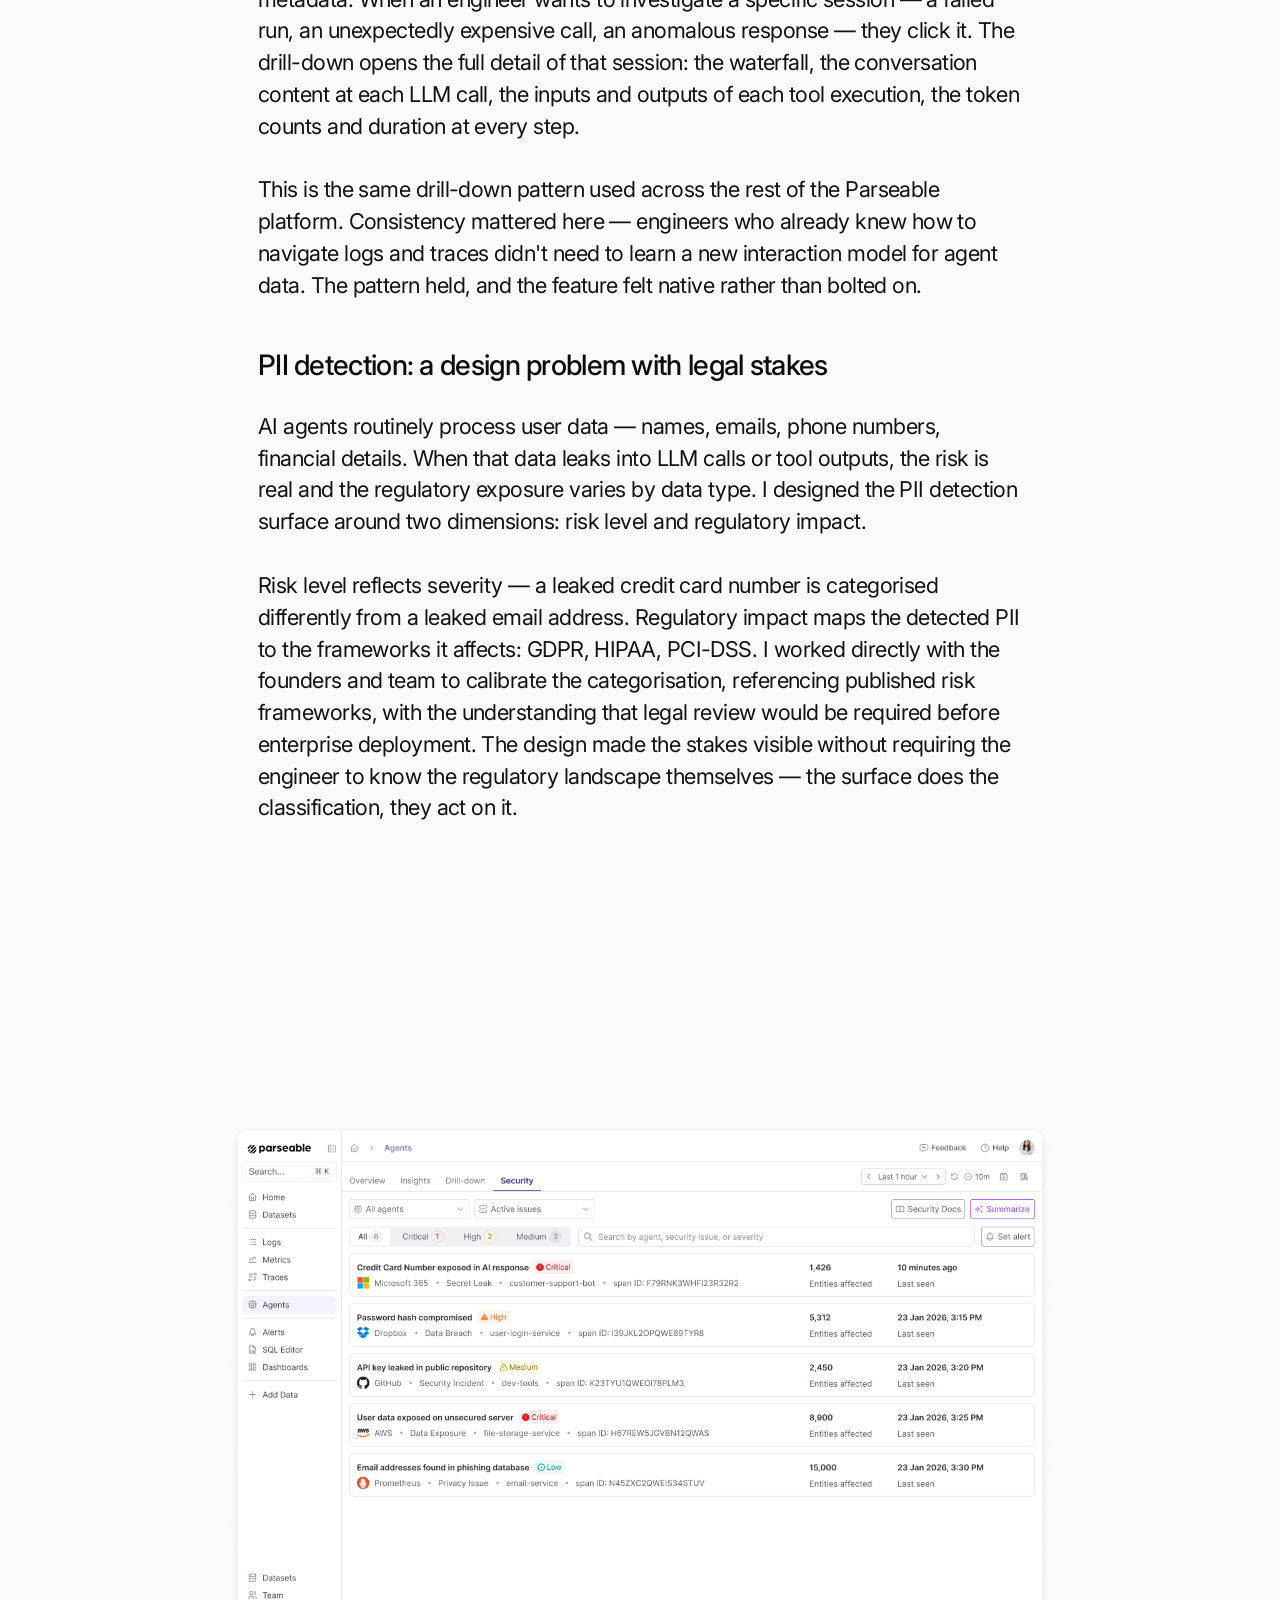
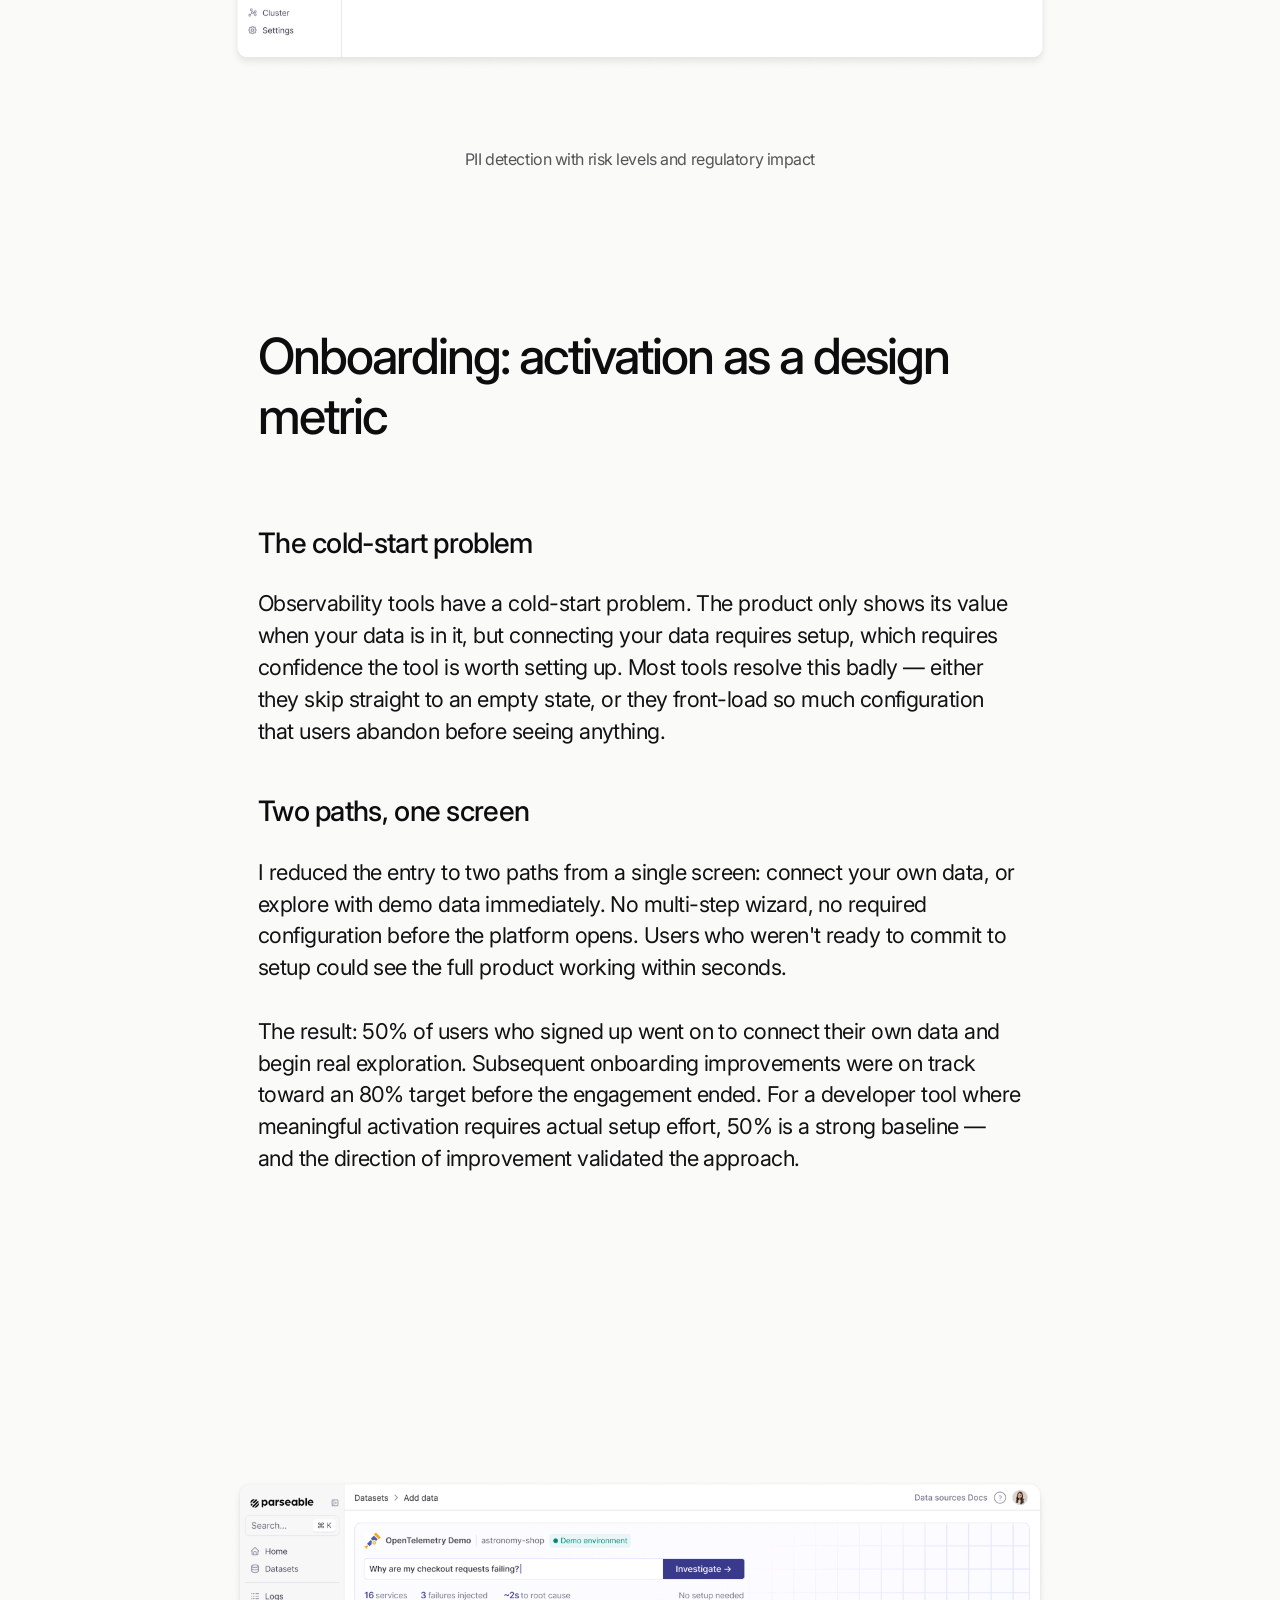
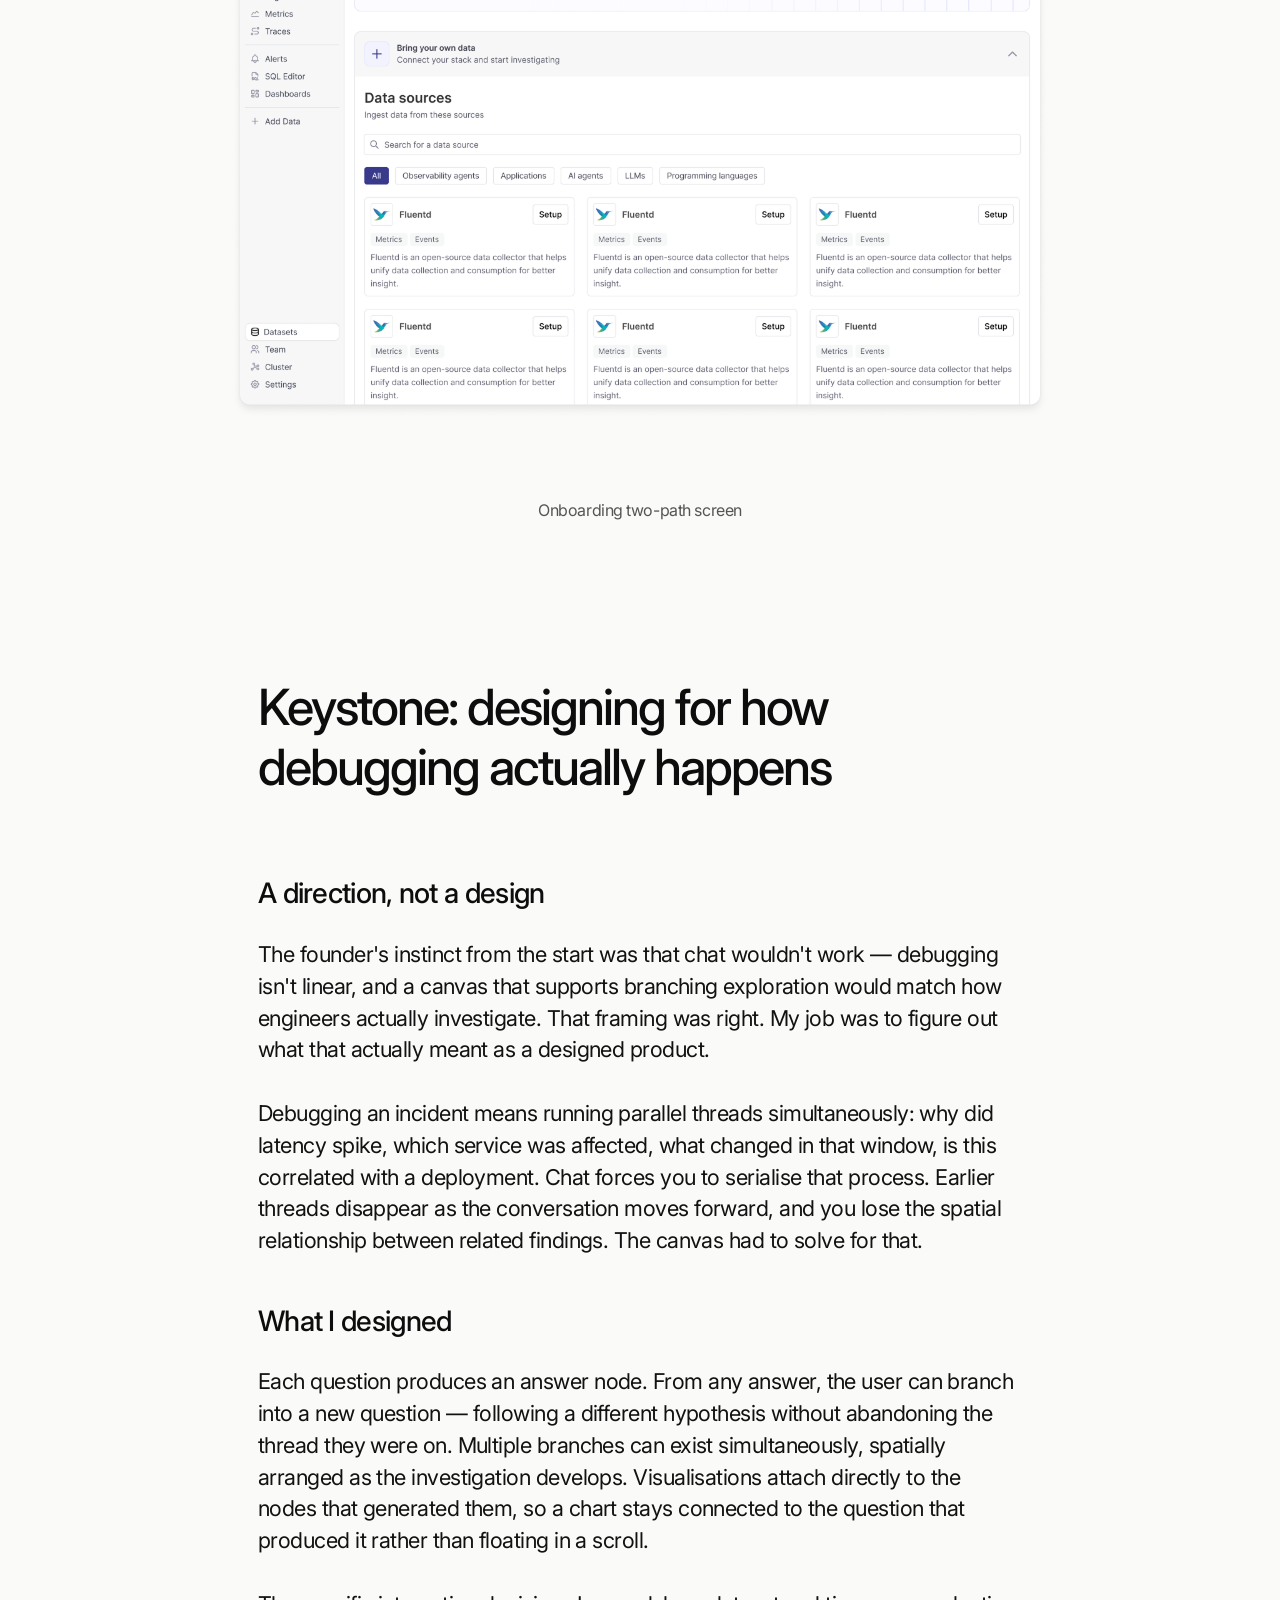
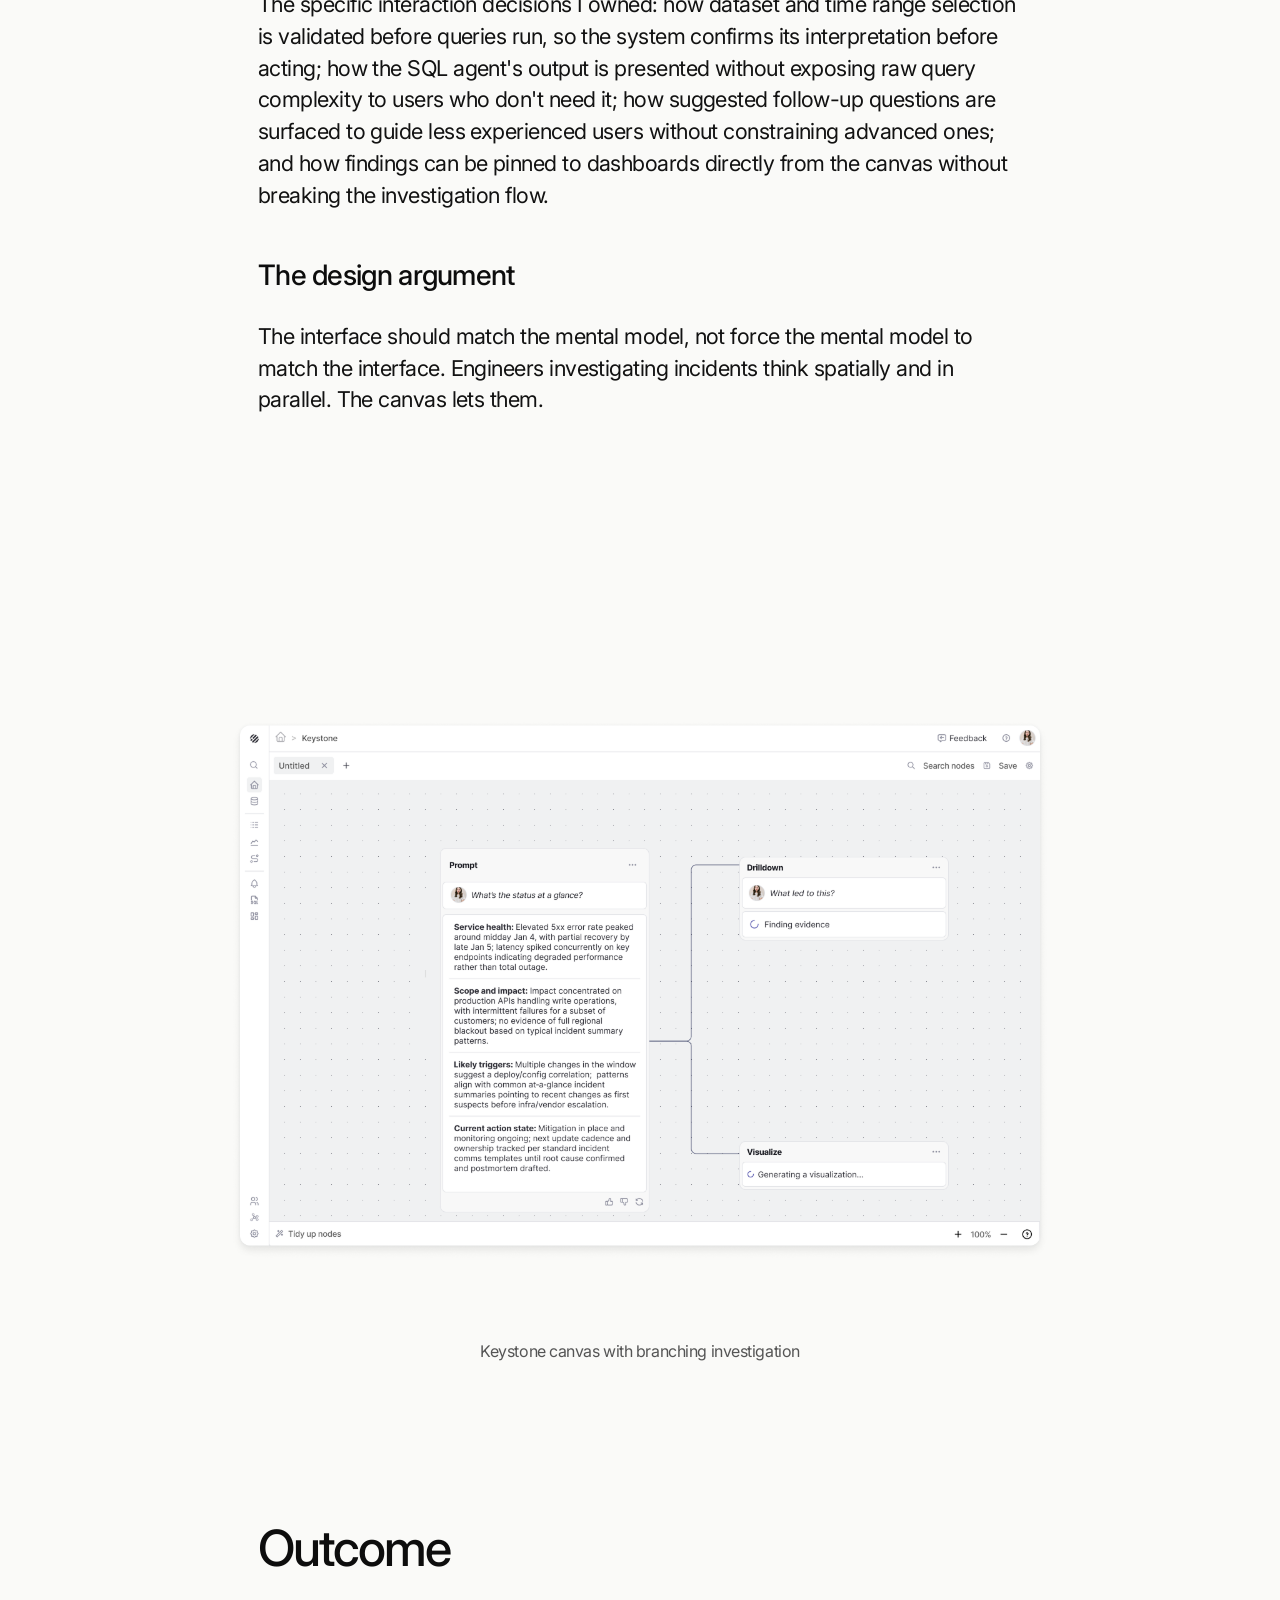
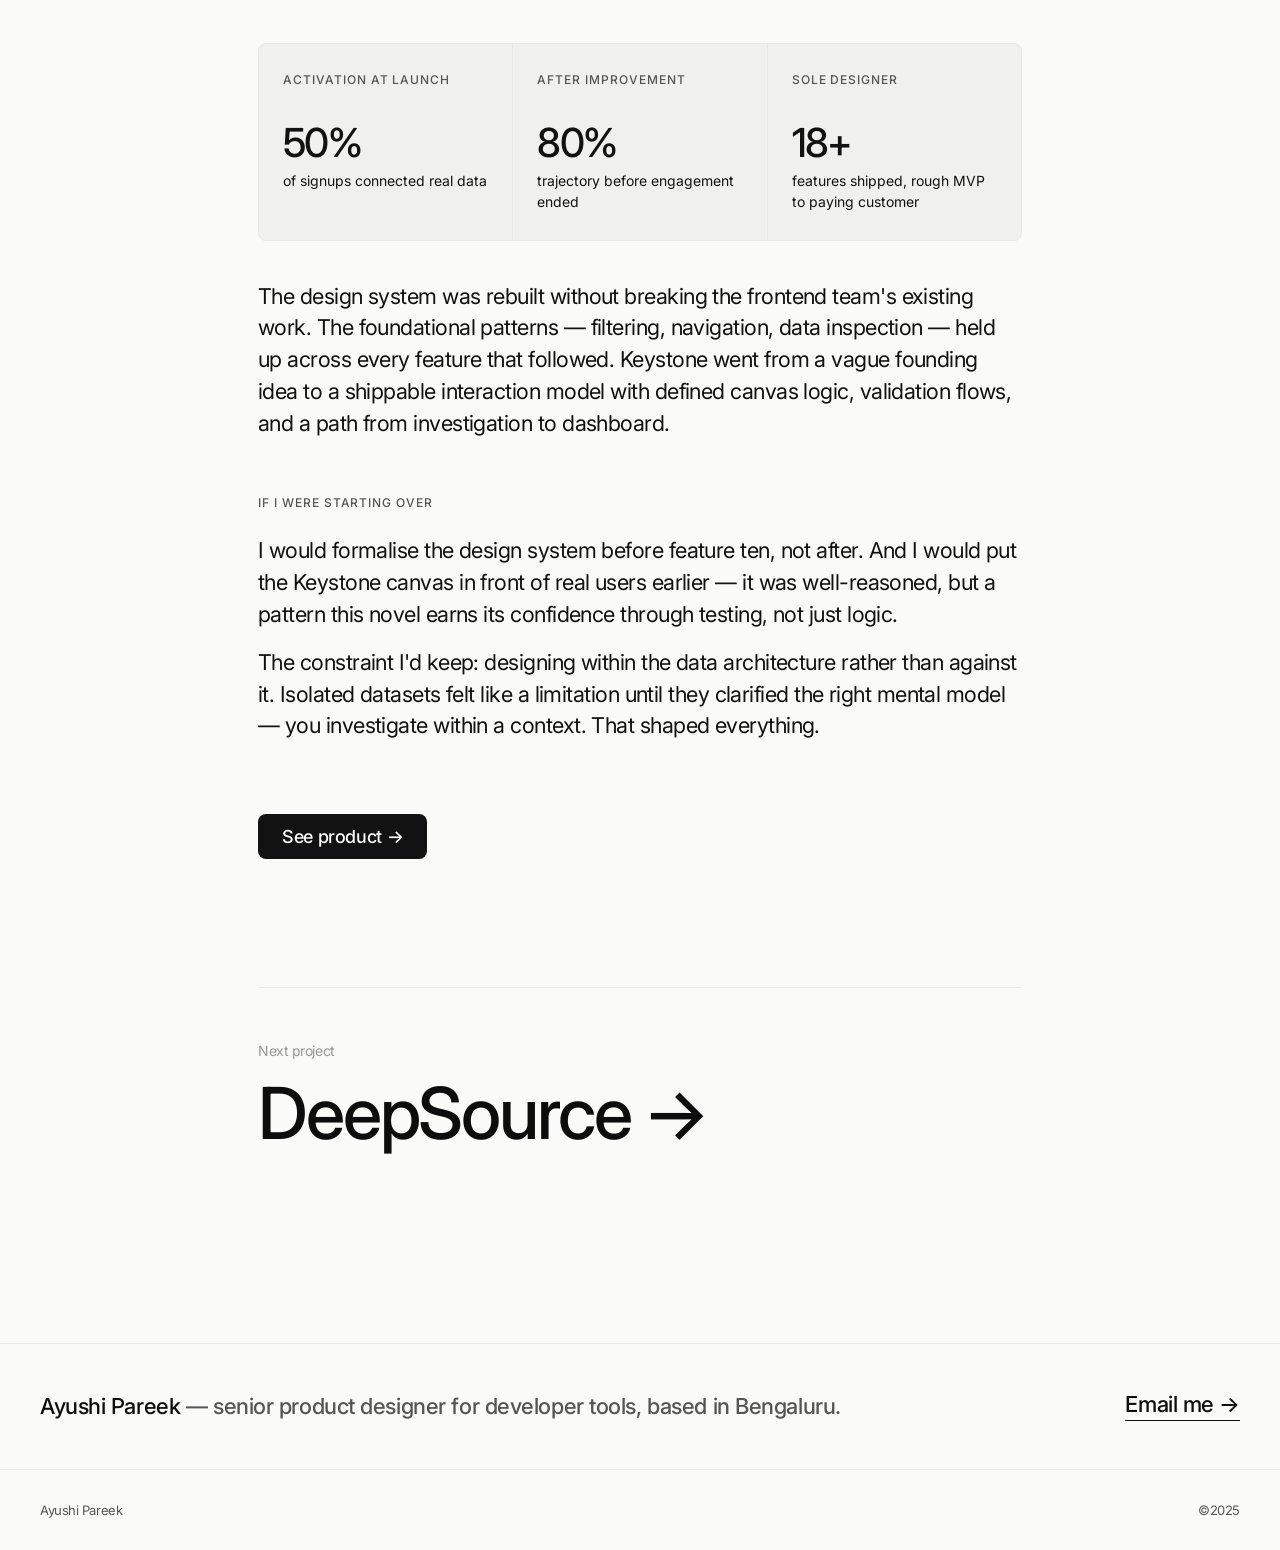
<file: work/parseable.html>
<!DOCTYPE html>
<html lang="en">
<head>
  <meta charset="UTF-8">
  <meta name="viewport" content="width=device-width, initial-scale=1.0">
  <title>Parseable · Ayushi Pareek</title>
  <link rel="preconnect" href="https://fonts.googleapis.com">
  <link rel="preconnect" href="https://fonts.gstatic.com" crossorigin>
  <link rel="stylesheet" href="../shared.css">
  
</head>

<body class="work-page">

  <nav id="nav">
    <div class="container">
      <a href="../index.html" class="nav-name">
        <img src="../assets/logo-mark.svg" alt="Ayushi Pareek" style="height: 2rem;">
      </a>
      <div class="nav-right">
        <ul class="nav-links">
          <li><a href="../index.html#work" class="text-nav">Work</a></li>
          <li><a href="../index.html#about" class="text-nav">About</a></li>
          <li><a href="../index.html#contact" class="text-nav">Contact</a></li>
        </ul>
        
      </div>
    </div>
  </nav>

  <div class="hero-section">
    <div class="wrap">
      <h1 class="page-title fade-in d1 text-hero">Parseable</h1>
    </div>
  </div>

  <div class="wrap">
    <div class="breadcrumb fade-in d2 text-breadcrumb">
      <a href="../index.html">Home</a>
      <span>→</span>
      <a href="../index.html#work">Work</a>
      <span>→</span>
      <span>Parseable</span>
    </div>

    <div class="overview-grid fade-in d2">
      <div class="overview-body">
        <h2 class="text-h2">Overview</h2>
        <p class="text-body">Parseable is a high-compression log storage and observability platform built as a cost-efficient alternative to tools like Datadog. I joined as the sole product designer when the product was early and rough — a handful of base log, metric, and trace pages with an existing design system I largely rebuilt, few established patterns worth keeping, and significant UX debt.</p>
        <p class="text-body">I rebuilt the foundation while expanding the product across 18+ features, working directly with the founders and engineering team on everything from core querying workflows to AI-assisted investigation — all while minimising disruption to the frontend team already building against existing components.</p>
<a href="https://www.parseable.com" class="btn-primary text-button" target="_blank" rel="noopener">See product →</a>
      </div>
      <div>
        <div class="sidebar-grid">
          <div class="sidebar-block">
            <p class="sidebar-label text-sidebar-label">My contribution</p>
            <div class="sidebar-items text-sidebar-value">
              End-to-end product design<br>
              Information architecture<br>
              Design system rebuild<br>
              AI investigation UX
            </div>
          </div>
          <div class="sidebar-block">
            <p class="sidebar-label text-sidebar-label">The team</p>
            <div class="sidebar-items text-sidebar-value">
              1 × product designer<br>
              4 × engineers<br>
              1 × founder
            </div>
          </div>
          <div class="sidebar-block">
            <p class="sidebar-label text-sidebar-label">Year</p>
            <div class="sidebar-items text-sidebar-value">2025 – 2026</div>
          </div>
        </div>
      </div>
    </div>
  </div>

  <!-- FULL-BLEED COVER 
  <div class="full-img r169 fade-in" style="background: linear-gradient(135deg,#1a1a2e,#16213e);">
    <img src="../assets/ps1.png" alt="Parseable overview">
  </div>
  <p class="img-caption">Parseable platform overview</p>

  <div class="spacer"></div> -->

  <div class="wrap">
    <div class="case-section fade-in">
      <h2 class="text-section-label">The problem worth designing for</h2>
      <h3 class="text-h3">It's not a features problem</h3>
      <p class="text-body">Developer observability tools have a usability problem that isn't about features. Datadog has every feature. The problem is that debugging under pressure is non-linear — engineers hold multiple hypotheses simultaneously, pivot between them, and need to move fast across related data. Most tools are built around predefined dashboards and sequential query flows that break this pattern. You have to know what you're looking for before you can look.</p>
      <p class="text-body">The design challenge wasn't "make this cheaper than Datadog." It was: design a system where engineers can investigate quickly, without friction, without being forced into workflows that don't match how they actually think.</p>
    </div>
  </div>

  <div class="spacer"></div>

  <div class="wrap">
    <div class="case-section fade-in">
      <h2 class="text-section-label">AI agent observability: designing for a problem most tools ignored</h2>
      <h3 class="text-h3">Why logs alone don't work for agents</h3>
      <p class="text-body">AI agents are distributed applications — they call LLMs, retrieve from vector databases, invoke external APIs, and chain all of it into a single workflow. When something goes wrong, most platforms pointed engineers at raw logs. The problem: logs don't show time. You can see what happened but not when, how long each step took, or which part of the chain caused the failure. For an agent that makes five sequential calls before responding, that gap is the difference between a five-minute debug and a two-hour one.</p>
      <p class="text-body">This was a genuinely new design space. When I started, very few products existed — Langfuse, Arize Phoenix, and early Maxim were the only comparable tools. There was no established pattern to follow. The decisions we made were based on what engineers actually needed to do: find the slow span, find the failed call, understand why, and fix it fast.</p>

      <h3 class="text-h3">The waterfall view</h3>
      <p class="text-body">The core design decision was to show every operation in an agent's lifecycle as a waterfall — each LLM call, tool execution, and agent step plotted against time so you can see at a glance which span took the longest. The visual weight of time made the problem legible in a way that a log list never could.</p>
      <p class="text-body">But the waterfall isn't just a visualisation. Every span is interactive — clicking any step takes you directly to the logs and traces associated with that specific operation, so the path from "this call was slow" to "here is why" is a single click. The design had to make that path obvious without cluttering the waterfall itself. I kept the interaction surface minimal: the span is the affordance. Clicking it opens the detail. Nothing else competes for attention.</p>
    </div>
  </div>

  <div class="spacer"></div>
  <div class="spacer"></div>

  <div class="full-img r169 fade-in" style="background:#101520;">
    <img src="../assets/ps2.png" alt="Agent waterfall view with interactive spans">
  </div>
  <p class="img-caption">Agent waterfall view with interactive spans</p>

  <div class="spacer"></div>

  <div class="wrap">
    <div class="case-section fade-in">
      <h3 class="text-h3"> Numbers that matter: surface cost before anything else</h3>
      <p class="text-body">The overview needed to answer one question before any other: which of your agents is costing you the most, and why. Engineers running AI agents in production are spending real money on every invocation — and failed invocations cost the same as successful ones. Latency compounds cost. Token inefficiency compounds cost.</p>
      <p class="text-body">I designed the panels around that priority: invocations and failure rate first, then token usage and cost, then latency. The sequence is deliberate — it gives engineers a path from "something is wrong" to "here is what it's costing you" to "here is where the time is going." Each panel links to the session drill-down filtered to the relevant agent and time range, so the overview is never a dead end.</p>
    </div>
  </div>

  <div class="spacer"></div>
  <div class="spacer"></div>

  <div class="full-img r169 fade-in" style="background:#0f1520;">
    <img src="../assets/ps3.png" alt="Agent observability">
  </div>
  <p class="img-caption">Agent observability </p>

  <div class="spacer"></div>

  <div class="wrap">
    <div class="case-section fade-in">
      <h3 class="text-h3">Session drill-down: one question, one click</h3>
      <p class="text-body">The session list shows every agent run with its prompt, model, status, and metadata. When an engineer wants to investigate a specific session — a failed run, an unexpectedly expensive call, an anomalous response — they click it. The drill-down opens the full detail of that session: the waterfall, the conversation content at each LLM call, the inputs and outputs of each tool execution, the token counts and duration at every step.</p>
      <p class="text-body">This is the same drill-down pattern used across the rest of the Parseable platform. Consistency mattered here — engineers who already knew how to navigate logs and traces didn't need to learn a new interaction model for agent data. The pattern held, and the feature felt native rather than bolted on.</p>

      <h3 class="text-h3">PII detection: a design problem with legal stakes</h3>
      <p class="text-body">AI agents routinely process user data — names, emails, phone numbers, financial details. When that data leaks into LLM calls or tool outputs, the risk is real and the regulatory exposure varies by data type. I designed the PII detection surface around two dimensions: risk level and regulatory impact.</p>
      <p class="text-body">Risk level reflects severity — a leaked credit card number is categorised differently from a leaked email address. Regulatory impact maps the detected PII to the frameworks it affects: GDPR, HIPAA, PCI-DSS. I worked directly with the founders and team to calibrate the categorisation, referencing published risk frameworks, with the understanding that legal review would be required before enterprise deployment. The design made the stakes visible without requiring the engineer to know the regulatory landscape themselves — the surface does the classification, they act on it.</p>
    </div>
  </div>

  <div class="spacer"></div>
  <div class="spacer"></div>

  <div class="full-img r169 fade-in" style="background:#150f15;">
    <img src="../assets/ps4.png" alt="PII detection with risk levels and regulatory impact">
  </div>
  <p class="img-caption">PII detection with risk levels and regulatory impact</p>

  <div class="spacer"></div>

  <div class="wrap">
    <div class="case-section fade-in">
      <h2 class="text-section-label">Onboarding: activation as a design metric</h2>
      <h3 class="text-h3">The cold-start problem</h3>
      <p class="text-body">Observability tools have a cold-start problem. The product only shows its value when your data is in it, but connecting your data requires setup, which requires confidence the tool is worth setting up. Most tools resolve this badly — either they skip straight to an empty state, or they front-load so much configuration that users abandon before seeing anything.</p>

      <h3 class="text-h3">Two paths, one screen</h3>
      <p class="text-body">I reduced the entry to two paths from a single screen: connect your own data, or explore with demo data immediately. No multi-step wizard, no required configuration before the platform opens. Users who weren't ready to commit to setup could see the full product working within seconds.</p>
      <p class="text-body">The result: 50% of users who signed up went on to connect their own data and begin real exploration. Subsequent onboarding improvements were on track toward an 80% target before the engagement ended. For a developer tool where meaningful activation requires actual setup effort, 50% is a strong baseline — and the direction of improvement validated the approach.</p>
    </div>
  </div>

  <div class="spacer"></div>
  <div class="spacer"></div>

  <div class="full-img r169 fade-in" style="background:#151015;">
    <img src="../assets/ps5.png" alt="Onboarding two-path screen">
  </div>
  <p class="img-caption">Onboarding two-path screen</p>

  <div class="spacer"></div>

  <div class="wrap">
    <div class="case-section fade-in">
      <h2 class="text-section-label">Keystone: designing for how debugging actually happens</h2>
      <h3 class="text-h3">A direction, not a design</h3>
      <p class="text-body">The founder's instinct from the start was that chat wouldn't work — debugging isn't linear, and a canvas that supports branching exploration would match how engineers actually investigate. That framing was right. My job was to figure out what that actually meant as a designed product.</p>
      <p class="text-body">Debugging an incident means running parallel threads simultaneously: why did latency spike, which service was affected, what changed in that window, is this correlated with a deployment. Chat forces you to serialise that process. Earlier threads disappear as the conversation moves forward, and you lose the spatial relationship between related findings. The canvas had to solve for that.</p>

      <h3 class="text-h3">What I designed</h3>
      <p class="text-body">Each question produces an answer node. From any answer, the user can branch into a new question — following a different hypothesis without abandoning the thread they were on. Multiple branches can exist simultaneously, spatially arranged as the investigation develops. Visualisations attach directly to the nodes that generated them, so a chart stays connected to the question that produced it rather than floating in a scroll.</p>
      <p class="text-body">The specific interaction decisions I owned: how dataset and time range selection is validated before queries run, so the system confirms its interpretation before acting; how the SQL agent's output is presented without exposing raw query complexity to users who don't need it; how suggested follow-up questions are surfaced to guide less experienced users without constraining advanced ones; and how findings can be pinned to dashboards directly from the canvas without breaking the investigation flow.</p>

      <h3 class="text-h3">The design argument</h3>
      <p class="text-body">The interface should match the mental model, not force the mental model to match the interface. Engineers investigating incidents think spatially and in parallel. The canvas lets them.</p>
    </div>
  </div>

  <div class="spacer"></div>
  <div class="spacer"></div>

  <div class="full-img r169 fade-in" style="background:#101520;">
    <img src="../assets/ps6.png" alt="Keystone canvas with branching investigation">
  </div>
  <p class="img-caption">Keystone canvas with branching investigation</p>

  <div class="spacer"></div>

  <div class="wrap">
    <div class="case-section fade-in">
      <h2 class="text-section-label">Outcome</h2>

      <div class="outcome-grid outcome-grid-3col">
        <div class="outcome-card">
          <p class="outcome-label text-outcome-label">Activation at launch</p>
          <div class="outcome-stat-block">
            <p class="outcome-stat text-outcome-stat">50%</p>
            <p class="outcome-desc text-outcome-desc">of signups connected real data</p>
          </div>
        </div>
        <div class="outcome-card">
          <p class="outcome-label text-outcome-label">After improvement</p>
          <div class="outcome-stat-block">
            <p class="outcome-stat text-outcome-stat">80%</p>
            <p class="outcome-desc text-outcome-desc">trajectory before engagement ended</p>
          </div>
        </div>
        <div class="outcome-card">
          <p class="outcome-label text-outcome-label">Sole designer</p>
          <div class="outcome-stat-block">
            <p class="outcome-stat text-outcome-stat">18+</p>
            <p class="outcome-desc text-outcome-desc">features shipped, rough MVP to paying customer</p>
          </div>
        </div>
      </div>

      <p class="outcome-summary text-body">The design system was rebuilt without breaking the frontend team's existing work. The foundational patterns — filtering, navigation, data inspection — held up across every feature that followed. Keystone went from a vague founding idea to a shippable interaction model with defined canvas logic, validation flows, and a path from investigation to dashboard.</p>

      <div class="reflection-block">
        <p class="text-reflection-title">If I were starting over</p>
        <p class="text-body">I would formalise the design system before feature ten, not after. And I would put the Keystone canvas in front of real users earlier — it was well-reasoned, but a pattern this novel earns its confidence through testing, not just logic.</p>
        <p class="text-body">The constraint I'd keep: designing within the data architecture rather than against it. Isolated datasets felt like a limitation until they clarified the right mental model — you investigate within a context. That shaped everything.</p>
      </div>

      <a href="https://www.parseable.com" class="btn-primary text-button" target="_blank" rel="noopener">See product →</a>
    </div>

    <div class="next-project fade-in text-next-project">
      <p class="next-label text-next-label">Next project</p>
      <a href="deepsource.html" class="next-link">
        <span class="next-title text-next-project">DeepSource</span>
        <span class="next-arrow text-next-project">→</span>
      </a>
    </div>
  </div>

  <div class="footer-strip">
    <div class="footer-strip-inner">
      <p class="footer-bio"><strong>Ayushi Pareek</strong> — senior product designer for developer tools, based in Bengaluru.</p>
      <a href="mailto:ayushipareek1@gmail.com" class="email-cta text-button">Email me →</a>
    </div>
  </div>

  <footer>
    <div class="container">
      <span class="text-footer">Ayushi Pareek</span>
      <span class="text-footer">©2025</span>
    </div>
  </footer>

  <script>
    const nav = document.getElementById('nav');
    const heroSection = document.querySelector('.hero-section');
    let ambientStartTime = Date.now();
    const ambientDuration = 24000;

    const lightGradient = [
      { time: 0, color: '#e9f6f1' },
      { time: 0.16, color: '#eef4df' },
      { time: 0.33, color: '#eff6ed' },
      { time: 0.5, color: '#eaf4ff' },
      { time: 0.66, color: '#f7e9ee' },
      { time: 0.83, color: '#f9e6eb' },
      { time: 1, color: '#e9f6f1' }
    ];

    function getGradientColor(progress) {
      const colors = lightGradient;
      for (let i = 0; i < colors.length - 1; i++) {
        if (progress >= colors[i].time && progress <= colors[i + 1].time) {
          const segmentProgress = (progress - colors[i].time) / (colors[i + 1].time - colors[i].time);
          const c1 = colors[i].color;
          const c2 = colors[i + 1].color;
          const r1 = parseInt(c1.slice(1,3), 16), g1 = parseInt(c1.slice(3,5), 16), b1 = parseInt(c1.slice(5,7), 16);
          const r2 = parseInt(c2.slice(1,3), 16), g2 = parseInt(c2.slice(3,5), 16), b2 = parseInt(c2.slice(5,7), 16);
          const r = Math.round(r1 + (r2 - r1) * segmentProgress);
          const g = Math.round(g1 + (g2 - g1) * segmentProgress);
          const b = Math.round(b1 + (b2 - b1) * segmentProgress);
          return `#${r.toString(16).padStart(2,'0')}${g.toString(16).padStart(2,'0')}${b.toString(16).padStart(2,'0')}`;
        }
      }
      return colors[0].color;
    }

    function updateNavBackground() {
      const scrollY = window.scrollY;
      const heroHeight = heroSection ? heroSection.offsetHeight : 600;
      
      if (scrollY > 40) {
        const scrollProgress = Math.min(scrollY / heroHeight, 1);
        const ambientProgress = ((Date.now() - ambientStartTime) % ambientDuration) / ambientDuration;
        const combinedProgress = Math.min(scrollProgress + ambientProgress * 0.3, 1);
        const bgColor = getGradientColor(combinedProgress);
        nav.style.backgroundColor = bgColor;
        nav.classList.add('scrolled');
      } else {
        nav.style.backgroundColor = 'transparent';
        nav.classList.remove('scrolled');
      }
    }

    window.addEventListener('scroll', updateNavBackground, { passive: true });
    setInterval(updateNavBackground, 100);

    const obs = new IntersectionObserver((entries) => {
      entries.forEach(e => { if (e.isIntersecting) { e.target.classList.add('visible'); obs.unobserve(e.target); } });
    }, { threshold: 0.07, rootMargin: '0px 0px -30px 0px' });

    document.querySelectorAll('.fade-in').forEach(el => {
      if (el.getBoundingClientRect().top < window.innerHeight) { el.classList.add('visible'); }
      else { obs.observe(el); }
    });
  </script>

</body>
</html>
</file>
<file: shared.css>
@import url('https://fonts.googleapis.com/css2?family=Inter:wght@300;400;500;600;700;800;900&display=swap');

/* ── RESET ── */
*, *::before, *::after { box-sizing: border-box; margin: 0; padding: 0; }

/* ── VARIABLES: LIGHT ── */
:root {
  --bg:      #fafaf8;
  --surface: #f0f0ee;
  --border:  #e8e8e4;
  --white:   #0d0d0d;
  --grey1:   #555555;
  --grey2:   #999999;
  --max:     844px;
}

/* ── BASE TYPOGRAPHY ── */
html {
  font-size: 16px;
  -webkit-font-smoothing: antialiased;
  background: var(--bg);
  scroll-padding-top: 100px;
}

nav {
  height: 80px;
}

body {
  background: transparent;
  color: var(--white);
  font-family: 'Inter', system-ui, sans-serif;
  font-size: 1.375rem;
  line-height: 2rem;
  letter-spacing: -0.02em;
  font-weight: 400;
  overflow-x: hidden;
  transition: background 0.2s ease, color 0.2s ease;
}

a { color: inherit; text-decoration: none; }
img { display: block; width: 100%; height: auto; }

/* ─────────────────────────────────────────
   NAV
   ───────────────────────────────────────── */
nav {
  position: fixed;
  top: 0; left: 0; right: 0;
  z-index: 100;
  background: transparent;
  transition: border-color 0.3s;
  border-bottom: 1px solid transparent;
}

nav .container {
  display: flex;
  justify-content: space-between;
  align-items: center;
  padding-top: 1.5rem;
  padding-bottom: 1.5rem;
}

nav.scrolled {
  backdrop-filter: blur(12px);
  -webkit-backdrop-filter: blur(12px);
  border-bottom-color: var(--border);
}

.nav-name {
  font-size: 1.25rem;
  font-weight: 500;
  letter-spacing: -0.02em;
}

.nav-right {
  display: flex;
  align-items: center;
  gap: 1.5rem;
}

.nav-links {
  display: flex;
  gap: 2rem;
  list-style: none;
}

.nav-links a {
  font-weight: 400;
  color: #121212;
  transition: color 0.15s;
  position: relative;
  text-decoration: none;
}

.nav-links a::after {
  content: '';
  position: absolute;
  left: 0;
  bottom: -5px;
  width: 0;
  height: 1.4px;
  background: rgba(18, 18, 18, 0.8);
  transition: width 0.25s ease;
}

.nav-links a:hover::after {
  width: 100%;
}

/* ─────────────────────────────────────────
   TYPOGRAPHY CLASSES
   ───────────────────────────────────────── */

/* Hero H1 — Homepage hero name + title, Case study page title */
.text-hero {
  font-size: clamp(2.375rem, 5.6vw, 5rem);
  font-weight: 500;
  letter-spacing: -0.05em;
  line-height: 1.06;
}

/* About — Primary text ("I'm Ben...") */
.text-about-primary {
  font-size: clamp(1.375rem, 2.2vw, 2rem);
  font-weight: 500;
  letter-spacing: -0.025em;
  line-height: 1.41;
  max-width: 85%;
}

/* About — Secondary text ("I was most recently...") */
.text-about-secondary {
  font-size: clamp(1.125rem, 1.7vw, 1.5rem);
  font-weight: 400;
  letter-spacing: -0.025em;
  line-height: 1.46;
}

/* Skills display — Large skills list items */
.text-skills {
  font-size: clamp(2.25rem, 5.6vw, 5rem);
  font-weight: 500;
  letter-spacing: -0.05em;
  line-height: 1.06;
}

/* Section label — "Work", "About", "Experience", "Process" */
/* H2 — overview inside case study (same styling) */
.text-section-label,
.text-h2 {
  font-size: clamp(1.75rem, 3.9vw, 3.5rem);
  font-weight: 500;
  letter-spacing: -0.04em;
  line-height: 1.2;
  padding-bottom: 2rem;
}

/* H3 — Sub-heading ("Breaking down the project") */
.text-h3 {
  font-size: clamp(1.375rem, 2.2vw, 2rem);
  font-weight: 500;
  letter-spacing: -0.025em;
  line-height: 1.19;
}

/* Body — Homepage about section, Case study paragraphs */
.text-body {
  font-size: clamp(1.125rem, 1.7vw, 1.5rem);
  font-weight: 400;
  letter-spacing: -0.025em;
  line-height: 1.46;
}

.work-page .text-body {
  color: #121212;
}

.work-page .btn-primary {
  display: inline-block;
  margin-top: 2rem;
}

/* Next project title — "Appsmith →" in case study footer */
.text-next-project {
  font-size: clamp(2.25rem, 5.6vw, 5rem);
  font-weight: 500;
  line-height: 1.06;
}

.next-title {
  letter-spacing: -0.03em;
  position: relative;
  text-decoration: none;
}

.next-title::after {
  content: '';
  position: absolute;
  left: 0;
  bottom: -2px;
  width: 0;
  height: 1.4px;
  background: rgba(18, 18, 18, 0.8);
  transition: width 0.25s ease;
}

.next-link:hover .next-title::after {
  width: 100%;
}
}

/* Work card title — "Parseable →" on homepage */
.text-work-card-title {
  font-size: clamp(1.25rem, 1.7vw, 1.5rem);
  font-weight: 500;
  letter-spacing: -0.025em;
  line-height: 1.21;
}

/* Work card description — "Log analytics and..." */
.text-work-card-desc {
  font-size: clamp(1.125rem, 1.7vw, 1.5rem);
  font-weight: 400;
  letter-spacing: -0.025em;
  line-height: 1.46;
  padding-left: 4px;
}

/* Nav links — Work, About, Contact */
/* Nav name — "Ayushi Pareek" */
.text-nav {
  font-size: clamp(1rem, 1.4vw, 1.25rem);
  font-weight: 500;
  letter-spacing: -0.02em;
  line-height: 1.2;
}

/* Breadcrumb — Home → Work → Parseable */
.text-breadcrumb {
  font-size: clamp(0.875rem, 1.1vw, 1rem);
  font-weight: 500;
  letter-spacing: -0.02em;
  line-height: 1.44;
}

/* Sidebar label — "My contribution", "The team" */
.text-sidebar-label {
  font-size: clamp(0.9375rem, 1.4vw, 1.25rem);
  font-weight: 500;
  letter-spacing: -0.02em;
  line-height: 1.45;
  color: #121212;
}

/* Sidebar value — "1 × product designer" */
.text-sidebar-value {
  font-size: clamp(0.9375rem, 1.4vw, 1.25rem);
  font-weight: 400;
  letter-spacing: -0.02em;
  line-height: 1.45;
}

/* Experience company — "Parseable", "Appsmith" */
/* Experience role — "Product Designer" */
.text-experience-company,
.text-experience-role {
  font-size: clamp(1.375rem, 2.2vw, 2rem);
  font-weight: 500;
  letter-spacing: -0.025em;
  line-height: 1.19;
}

/* Experience dates — "2025 – 2026" */
.text-experience-dates {
  font-size: clamp(1.125rem, 1.7vw, 1.5rem);
  font-weight: 400;
  letter-spacing: -0.025em;
  line-height: 1.46;
}

/* Button — "See full CV →", "See product →" */
.text-button {
  font-size: clamp(0.75rem, 1vw, 0.875rem);
  font-weight: 500;
  letter-spacing: -0.02em;
  line-height: 1.18;
}

/* Links — "LinkedIn", "Dribbble" */
.text-link {
  font-size: clamp(1.375rem, 2.2vw, 2rem);
  font-weight: 500;
  letter-spacing: -0.025em;
  line-height: 1.19;
}

/* Email helper/placeholder — "your@email.com", "No spam..." */
.text-email-helper {
  font-size: clamp(0.875rem, 1.1vw, 1rem);
  font-weight: 400;
  letter-spacing: -0.02em;
  line-height: 1.44;
}

/* Contact heading — "Have a role in mind?" */
.text-contact-heading {
  font-size: clamp(1.75rem, 3.9vw, 3.5rem);
  font-weight: 500;
  letter-spacing: -0.04em;
  line-height: 1.2;
}

/* Contact email — mailto link */
.text-contact-email {
  font-size: clamp(1.125rem, 1.7vw, 1.5rem);
  font-weight: 500;
  letter-spacing: -0.02em;
}

/* Hero title — "Senior product designer for developer tools" */
.text-hero-title {
  font-size: clamp(2.375rem, 5.6vw, 5rem);
  font-weight: 500;
  letter-spacing: -0.05em;
  line-height: 1.06;
  color: var(--grey1);
}

/* Hero bio */
.text-hero-bio {
  font-size: 2rem;
  font-weight: 400;
  letter-spacing: -0.025em;
  line-height: 1.5;
  color: var(--grey1);
}

@media (max-width: 1023px) {
  .text-hero-bio {
    font-size: 1.5rem;
  }
}

@media (max-width: 767px) {
  .text-hero-bio {
    font-size: 1rem;
  }
}

@media (max-width: 1279px) {
  .text-hero-bio {
    font-size: clamp(1.5rem, 1.7vw, 2rem);
  }
}

.text-hero-bio a {
  color: #121212;
  font-weight: 500;
  text-decoration: underline;
  text-underline-offset: 4px;
  transition: opacity 0.15s;
}

.text-hero-bio a:hover { opacity: 0.7; }

/* ─────────────────────────────────────────
   SHARED LAYOUT
   ───────────────────────────────────────── */
.wrap {
  max-width: var(--max);
  margin: 0 auto;
  padding: 0 2.5rem;
}

.container {
  max-width: 1280px;
  margin: 0 auto;
  padding: 0 2.5rem;
}

.fade-in { 
  opacity: 0; 
  transform: translateY(16px); 
  transition: opacity 0.55s ease, transform 0.55s ease; 
}
.fade-in.visible { opacity: 1; transform: none; }
.fade-in.d1 { transition-delay: 0.05s; }
.fade-in.d2 { transition-delay: 0.12s; }
.fade-in.d3 { transition-delay: 0.20s; }
.fade-in.d4 { transition-delay: 0.28s; }

.divider { height: 1px; background: var(--border); margin: 0 2.5rem; }

footer {
  display: flex;
  justify-content: space-between;
  align-items: center;
  flex-wrap: wrap;
  gap: 0.5rem;
  border-top: 1px solid var(--border);
}

footer .container {
  padding-top: 1.5rem;
  padding-bottom: 1.5rem;
  display: flex;
  justify-content: space-between;
  align-items: center;
  width: 100%;
  flex-wrap: wrap;
  gap: 0.5rem;
}

/* ─────────────────────────────────────────
   INDEX PAGE — HERO
   ───────────────────────────────────────── */
.hero-section {
  width: 100%;
  animation: ambient 24s ease-in-out infinite;
}

.hero {
  padding-top: 12rem;
  padding-bottom: 5rem;
}

.hero h1 {
  margin-bottom: 2rem;
}

.hero-name { display: block; }

.hero-bio-section {
  padding-top: 8rem;
  padding-bottom: 16rem;
}

.hero-bio-section .hero-bio { color: var(--grey1); }

/* ── INDEX PAGE — SECTIONS ── */
.section { padding-top: 4rem; padding-bottom: 16rem; }

#work .section { scroll-margin-top: 8rem; }
#about .section { scroll-margin-top: 8rem; }
#experience .section { scroll-margin-top: 8rem; }
#skills .section { scroll-margin-top: 8rem; }
#contact .section { scroll-margin-top: 8rem; }
#interests .section { scroll-margin-top: 8rem; }

#work .section {
  border-top: 2px solid #121212;
  padding-top: 2rem;
}

#about .section {
  border-top: 2px solid #121212;
  padding-top: 2rem;
}

#experience .section {
  border-top: none;
  padding-top: 0;
}

#experience .exp-section {
  border-top: none;
}

.exp-heading-col {
  border-top: 2px solid #121212;
  padding-top: 2rem;
  max-width: 70%;
  position: sticky;
  top: 8rem;
}

#skills .section {
  border-top: 2px solid #121212;
  padding-top: 2rem;
}

#contact .section {
  border-top: 2px solid #121212;
  padding-top: 2rem;
}

.work-list {
  padding-top: 4rem;
  display: flex;
  flex-direction: column;
  gap: 6rem;
}

/* ── INDEX PAGE — WORK CARDS ── */

.work-card { display: block; overflow: hidden; }

.work-card-img {
  width: 100%;
  aspect-ratio: 16/9;
  background: var(--surface);
  overflow: hidden;
  border-radius: 20px;
  margin-bottom: 1.5rem;
  position: relative;
}

.work-card-img img { width: 100%; height: 100%; object-fit: cover; transition: transform 0.55s ease; }
.work-card:hover .work-card-img img { transform: scale(1.03); }

.work-card-img.p1 { background: linear-gradient(135deg, #1a1a2e 0%, #16213e 100%); }
.work-card-img.p2 { background: linear-gradient(135deg, #1a2e1a 0%, #16312a 100%); }
.work-card-img.p3 { background: linear-gradient(135deg, #2e1a2a 0%, #311629 100%); }

.work-card-row {
  display: flex;
  align-items: baseline;
  gap: 0.5rem;
  padding: 0 0 0.3rem 4px;
  box-sizing: border-box;
}



/* Work card arrow */
.text-work-arrow {
  font-size: 1.5rem;
  color: var(--grey2);
  transition: color 0.15s;
}

.work-card:hover .text-work-arrow { 
  color: var(--white); 
}

/* Work card title */
.text-work-card-title {
  position: relative;
  text-decoration: none;
}

.text-work-card-title::after {
  content: '';
  position: absolute;
  left: 0;
  bottom: -5px;
  width: 0;
  height: 1.4px;
  background: rgba(18, 18, 18, 0.8);
  transition: width 0.25s ease;
}

.work-card:hover .text-work-card-title::after {
  width: 100%;
}

/* ── INDEX PAGE — ABOUT ── */
.about-body { 
  color: #121212; 
  margin-top: 4rem;
}
.about-body a { color: var(--white); font-weight: 500; border-bottom: 1px solid var(--border); transition: border-color 0.15s; }
.about-body a:hover { border-color: var(--white); }

.about-grid {
  display: grid;
  grid-template-columns: 1fr 1fr;
  gap: 2rem;
}

.about-col-right p + p {
  margin-top: 1.1rem;
}

@media (max-width: 767px) {
  .about-grid {
    grid-template-columns: 1fr;
    gap: 1.1rem;
  }
  .about-grid-full {
    margin-top: 0;
  }
}

/* ── INDEX PAGE — EXPERIENCE ── */
#experience .exp-section {
  padding-top: 2rem;
}

.exp-grid {
  padding-top: 0;
  margin-top: 0;
  display: grid;
  grid-template-columns: 1fr 1fr;
  gap: 2rem;
  align-items: start;
}

.exp-heading-col {
  position: sticky;
  top: 8rem;
}

.exp-list { 
  list-style: none; 
}

.exp-item {
  padding: 2rem 0;
  border-bottom: 1px solid var(--border);
}

.exp-item:first-child {
  padding-top: 0;
}

.exp-item:last-child {
  border-bottom: none;
}

.exp-company {
  margin-bottom: 0.25rem;
  color: #121212;
}

.exp-role { 
  color: #121212; 
  font-weight: 400; 
  margin-bottom: 1rem;
}

.exp-dates { 
  color: #121212;
  padding-top: 2rem;
}

.exp-content-col .cv-link {
  display: inline-block;
  margin-top: 2rem;
  border-bottom: 1px solid var(--border);
  padding-bottom: 0.15rem;
  transition: border-color 0.15s;
}

.exp-content-col .cv-link:hover { opacity: 0.8; }

@media (max-width: 767px) {
  .exp-grid {
    grid-template-columns: 1fr;
    gap: 1rem;
  }
  .exp-heading-col {
    position: static;
  }
  .exp-list {
    margin-top: 0;
  }
  .exp-meta {
    text-align: left;
  }
}
.exp-dates { white-space: nowrap; padding-top: 0.2rem; }

/* ── INDEX PAGE — CV LINK ── */
.cv-link {
  display: block;
  margin-top: 2rem;
  background: #121212;
  color: #ffffff;
  padding: 0.75rem 1.5rem;
  border-radius: 8px;
  transition: opacity 0.15s;
  font-size: 18px;
  width: 100%;
  text-align: center;
  box-sizing: border-box;
}

.cv-link:hover { opacity: 0.8; }

.btn-primary {
  display: inline-block;
  background: #121212;
  color: #ffffff;
  padding: 0.75rem 1.5rem;
  border-radius: 8px;
  transition: opacity 0.15s;
  font-size: 18px;
}

.btn-primary:hover { opacity: 0.8; }

.work-page .btn-primary {
  margin-top: 2rem;
}

.btn-primary:hover { opacity: 0.8; }

.exp-content-col .cv-link {
  display: block;
  margin-top: 2rem;
  background: #121212;
  color: #ffffff;
  padding: 0.75rem 1.5rem;
  border-radius: 8px;
  transition: opacity 0.15s;
  font-size: 18px;
  width: 100%;
  text-align: center;
  box-sizing: border-box;
}

.cv-link:hover { opacity: 0.8; }

.exp-content-col .cv-link {
  display: inline-block;
  margin-top: 2rem;
  background: #121212;
  color: #ffffff;
  padding: 0.75rem 1.5rem;
  border-radius: 8px;
  transition: opacity 0.15s;
}

.cv-link:hover { opacity: 0.8; }

/* ── INDEX PAGE — SKILLS ── */
.skills-list {
  margin-top: 4rem;
  list-style: none;
  margin-top: 2rem;
}

.skill-item {
  color: var(--white);
  padding: 2rem 0;
  border-bottom: 1px solid var(--border);
}

.skill-item:last-child {
  border-bottom: none;
}

/* ── INDEX PAGE — MARQUEE ── */
.marquee-section { 
  margin-top: 4rem;
  overflow: hidden; 
}

#interests .section {
  border-top: 2px solid #121212;
  padding-top: 2rem;
}

.marquee-track { display: flex; width: max-content; animation: marquee 30s linear infinite; }
.marquee-track:hover { animation-play-state: paused; }

@keyframes marquee {
  from { transform: translateX(0); }
  to   { transform: translateX(-50%); }
}

.marquee-img {
  width: 140px;
  height: 140px;
  object-fit: cover;
  border-radius: 16px;
  margin-right: 12px;
  flex-shrink: 0;
  background: var(--surface);
  transition: transform 0.3s ease;
}

.marquee-img:hover {
  transform: scale(1.15);
}

/* ── INDEX PAGE — CONTACT ── */
.contact-grid {
  margin-top: 4rem;
  display: grid;
  grid-template-columns: 7fr 3fr;
  gap: 4rem;
  align-items: start;
}

.contact-left {
  display: flex;
  flex-direction: column;
  gap: 1.5rem;
}

.contact-body {
  max-width: 70%;
}

.contact-subheading {
  font-size: clamp(2.375rem, 5.6vw, 5rem);
  font-weight: 500;
  letter-spacing: -0.05em;
  line-height: 1.06;
  padding-top: 4rem;
  margin-bottom: 4rem;
}

.contact-email {
  display: inline-block;
  width: fit-content;
  border-bottom: 1.5px solid var(--white);
  padding-bottom: 0.1rem;
  transition: opacity 0.15s;
}

.contact-email:hover { opacity: 0.6; }

.social-row { 
  display: flex; 
  flex-direction: column;
  gap: 1rem; 
  list-style: none;
  padding-top: 0.25rem;
}

.social-row a {
  color: #121212;
  border-bottom: 1.5px solid #121212;
  padding-bottom: 0.1rem;
  transition: opacity 0.15s;
}

.social-row a:hover { opacity: 0.6; }

@media (max-width: 767px) {
  .contact-grid {
    grid-template-columns: 1fr;
    gap: 1.5rem;
  }
}

/* ── INDEX PAGE — EMAIL STRIP ── */
.email-strip {
  margin-top: 4rem;
  background: var(--surface);
  border-top: 1px solid var(--border);
  border-bottom: 1px solid var(--border);
  padding: 3rem 2.5rem;
  display: flex;
  justify-content: space-between;
  align-items: center;
  gap: 2rem;
  flex-wrap: wrap;
}

.email-strip-text { margin-bottom: 0.25rem; }

.email-form { display: flex; gap: 0.5rem; flex-wrap: wrap; }

.email-input {
  background: var(--bg);
  border: 1px solid var(--border);
  color: var(--white);
  font-family: 'Inter', sans-serif;
  padding: 0.6rem 1rem;
  border-radius: 3px;
  outline: none;
  width: 220px;
  transition: border-color 0.15s;
}

.email-input::placeholder { color: var(--grey2); }
.email-input:focus { border-color: var(--grey1); }

.email-btn {
  background: var(--white);
  color: var(--bg);
  font-family: 'Inter', sans-serif;
  padding: 0.6rem 1.25rem;
  border: none;
  border-radius: 3px;
  cursor: pointer;
  transition: opacity 0.15s;
}

.email-btn:hover { opacity: 0.8; }

/* ─────────────────────────────────────────
   WORK / CASE STUDY PAGES
   ───────────────────────────────────────── */

.breadcrumb {
  padding-top: 9rem;
  padding-bottom: 5.5rem;
  display: flex;
  align-items: center;
  gap: 0.5rem;
  color: var(--grey2);
}

.breadcrumb a { 
  color: #121212; 
  transition: color 0.15s; 
  position: relative;
  text-decoration: none;
}

.breadcrumb a::after {
  content: '';
  position: absolute;
  left: 0;
  bottom: -5px;
  width: 0;
  height: 1.4px;
  background: rgba(18, 18, 18, 0.8);
  transition: width 0.25s ease;
}

.breadcrumb a:hover::after {
  width: 100%;
}

.page-title { padding-top: 16rem; padding-bottom: 8rem; margin-bottom: 0; }

.overview-grid {
  display: flex;
  flex-direction: column;
  gap: 3rem;
  padding-bottom: 3.5rem;
  margin-bottom: 3.5rem;
}

.sidebar-grid {
  display: grid;
  grid-template-columns: 40% 40% 20%;
  gap: 2rem;
  padding-top: 4rem;
  padding-bottom: 3rem;
  border-top: 1px solid var(--border);
}

.overview-body h2 { 
  margin-bottom: 1.25rem; 
}

.overview-body p { 
  margin-bottom: 2rem; 
  color: var(--grey1);
}

.overview-body p:last-of-type { margin-bottom: 1.5rem; }

.see-link {
  display: inline-flex;
  align-items: center;
  gap: 0.4rem;
  border-bottom: 1px solid var(--border);
  padding-bottom: 0.15rem;
  transition: border-color 0.15s;
}

.see-link:hover { border-color: var(--white); }

.sidebar-block { }

.sidebar-label {
  margin-bottom: 0.6rem;
  color: #121212;
}

.sidebar-items { line-height: 1.85; color: var(--grey1); }

/* Full-bleed images */
.full-img { width: 100%; background: var(--surface); }

.work-page .full-img {
  margin-top: 4rem;
  max-width: 1200px;
  margin-left: auto;
  margin-right: auto;
}

.work-page .full-img + .full-img {
  margin-top: 0;
}
.full-img.r169 { aspect-ratio: 16/9; }
.full-img.r43  { aspect-ratio: 4/3; }
.full-img img  { width: 100%; height: 100%; object-fit: cover; display: block; }
.img-caption { text-align: center; font-size: 1rem; color: var(--grey1); margin-top: 0.75rem; padding: 0 1rem; max-width: 1200px; margin-left: auto; margin-right: auto; }

/* Case sections */
.case-section { padding-top: 6rem; margin-bottom: 3.5rem; }

.case-section h2 { margin-bottom: 2rem; }

.case-section h3 { 
  margin-bottom: 0.75rem; 
  padding-bottom: 1rem;
  margin-top: 3rem;
  color: var(--white);
}

.case-section h3:first-child { margin-top: 0; }

.case-section p { 
  color: var(--grey1); 
  margin-bottom: 2rem; 
}

.case-section p:last-child { margin-bottom: 0; }

/* Spacers */
.spacer    { height: 3.5rem; }
.spacer-sm { height: 2rem; }

/* ── OUTCOME SECTION ── */
.outcome-grid {
  display: grid;
  grid-template-columns: repeat(3, minmax(0, 1fr));
  gap: 1px;
  background: var(--border);
  border: 1px solid var(--border);
  border-radius: 8px;
  overflow: hidden;
  margin-bottom: 2.5rem;
}

.outcome-grid.cols-2 {
  grid-template-columns: repeat(2, minmax(0, 1fr));
}

.outcome-grid-3col {
  grid-template-columns: repeat(3, minmax(0, 1fr));
}

.outcome-card {
  background: var(--surface);
  padding: 1.75rem 1.5rem;
  display: flex;
  flex-direction: column;
}

.outcome-stat-block {
  margin-top: 0.2rem;
}

.work-page .outcome-card p {
  margin: 0;
}

.work-page .outcome-card .outcome-label {
  margin-bottom: 2rem;
}

.work-page .outcome-stat-block .text-outcome-stat,
.work-page .outcome-stat-block .text-outcome-desc {
  color: #121212;
}

.work-page .outcome-stat-block .text-outcome-desc {
  margin-top: 0.4rem;
}

.outcome-summary {
  color: var(--grey1);
  margin-bottom: 2.5rem;
}

/* Outcome label — metric label text */
.text-outcome-label {
  font-size: 0.75rem;
  font-weight: 500;
  letter-spacing: 0.08em;
  text-transform: uppercase;
  color: var(--grey2);
}

.work-page .text-outcome-label {
  line-height: 1rem;
}

/* Outcome stat — large numbers */
.text-outcome-stat {
  font-size: clamp(2rem, 3.5vw, 2.5rem);
  font-weight: 500;
  letter-spacing: -0.04em;
  color: var(--white);
  line-height: 1;
}

/* Outcome description */
.text-outcome-desc {
  font-size: 0.875rem;
  font-weight: 400;
  color: var(--grey2);
  letter-spacing: 0;
  line-height: 1.5;
}

.reflection-block {
  padding-top: 1rem;
  margin-bottom: 2.5rem;
}

.reflection-block p {
  color: var(--grey1);
  margin-bottom: 1rem;
}

.reflection-block p:last-child { margin-bottom: 0; }

/* Reflection block title */
.text-reflection-title {
  font-size: 0.75rem;
  font-weight: 500;
  letter-spacing: 0.08em;
  text-transform: uppercase;
  color: var(--grey2);
}

/* Next project */
.next-project { border-top: 1px solid var(--border); padding: 3.5rem 0 4rem; margin-top: 8rem; }

.next-link { 
  display: inline-flex; 
  align-items: baseline; 
  gap: 0.75rem; 
  transition: opacity 0.15s; 
}

/* Next project label */
.text-next-label {
  font-size: 0.875rem;
  font-weight: 400;
  color: var(--grey2);
  padding-bottom: 1rem;
}

/* Work page footer strip */
.footer-strip {
  background: var(--surface);
  border-top: 1px solid var(--border);
  margin-top: 8rem;
}

.footer-strip-inner {
  max-width: 1280px;
  margin: 0 auto;
  padding: 3rem 2.5rem;
  display: flex;
  justify-content: space-between;
  align-items: center;
  flex-wrap: wrap;
  gap: 1.5rem;
}

.footer-bio { color: var(--grey1); font-family: 'Inter', system-ui, sans-serif; font-size: 22px; font-weight: 500; line-height: 26px; }
.footer-bio strong { color: var(--white); font-weight: 500; }

.email-cta {
  border-bottom: 1.5px solid var(--white);
  padding-bottom: 0.1rem;
  white-space: nowrap;
  font-size: inherit;
  color: var(--grey1);
  transition: opacity 0.15s;
}

.email-cta {
  border-bottom: 1.5px solid var(--white);
  padding-bottom: 0.1rem;
  white-space: nowrap;
  font-size: inherit;
  color: inherit;
  transition: opacity 0.15s;
}

.email-cta:hover { opacity: 0.6; }

/* Email strip heading */
.text-email-heading {
  font-size: 1.25rem;
  font-weight: 500;
  letter-spacing: -0.02em;
  line-height: 1.2;
}

/* Email strip helper text */
.text-email-helper-strip {
  font-size: 0.875rem;
  font-weight: 400;
  color: var(--grey1);
}

/* Footer */
.text-footer {
  font-size: 0.8125rem;
  font-weight: 400;
  color: rgba(18, 18, 18, 0.7);
}
}

/* Email form input */
.text-email-input {
  font-size: 0.875rem;
  font-weight: 400;
  letter-spacing: -0.01em;
}

.text-email-btn {
  font-size: 0.875rem;
  font-weight: 500;
  letter-spacing: -0.01em;
}

/* See link */
.text-see-link {
  font-size: 0.9375rem;
  font-weight: 500;
  letter-spacing: -0.01em;
}

/* ─────────────────────────────────────────
   RESPONSIVE
   ───────────────────────────────────────── */
@media (max-width: 767px) {
  nav .container { padding: 1.1rem 1.5rem; }
  .nav-links { gap: 1.25rem; }
  .wrap { padding: 0 1.5rem; }
  .container { padding: 0 1.5rem; }
  .divider { margin: 0 1.5rem; }

  .hero { padding-top: 7.5rem; padding-bottom: 3rem; }
  .hero h1 { margin-bottom: 1.5rem; }
  footer .container { padding: 1.5rem; flex-direction: column; align-items: flex-start; }
  .email-strip { padding: 2rem 1.5rem; }
  .email-input { width: 100%; }

  .overview-grid { grid-template-columns: 1fr; gap: 2.5rem; }
  .footer-strip { padding: 2rem 1.5rem; }
  
  .outcome-grid { grid-template-columns: 1fr; }
  .outcome-grid.cols-2 { grid-template-columns: 1fr; }
  .img-caption { font-size: 0.8125rem; }
}

@media (max-width: 1023px) {
  .overview-grid { gap: 2.5rem; }
}

/* ─────────────────────────────────────────
   AMBIENT GRADIENT — hero section only
   ───────────────────────────────────────── */
@keyframes ambient {
  0%   { background-color: #e9f6f1; }
  16%  { background-color: #eef4df; }
  33%  { background-color: #eff6ed; }
  50%  { background-color: #eaf4ff; }
  66%  { background-color: #f7e9ee; }
  83%  { background-color: #f9e6eb; }
  100% { background-color: #e9f6f1; }
}

/* html and body: always solid */
html { background: var(--bg); }

/* Everything else: solid bg so gradient doesn't bleed through */
.section,
.work-list,
.email-strip,
footer,
.footer-strip,
.case-section,
.overview-grid,
.next-project,
.spacer,
.spacer-sm,
.full-img {
  background: var(--bg);
}

/* Remove solid bg from hero so gradient shows through */
.hero,
.hero-section,
.hero-bio-section {
  background: transparent;
}
</file>
